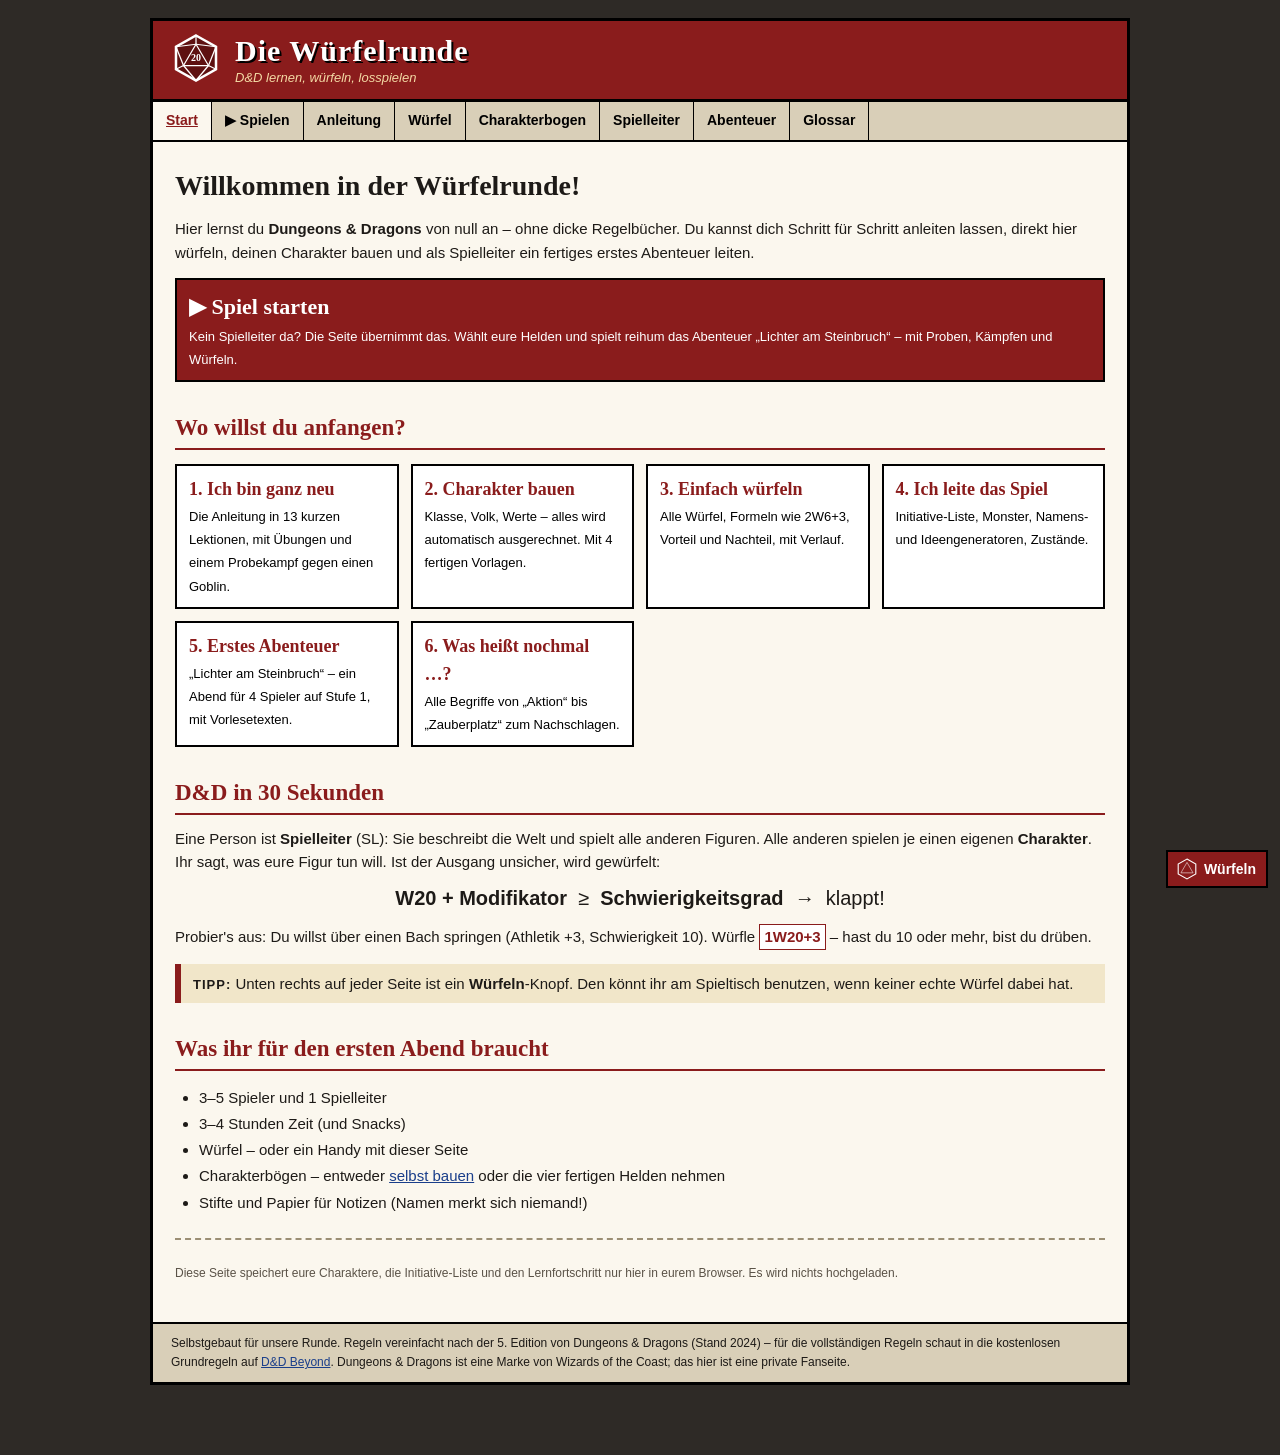
<file: index.html>
<!DOCTYPE html>
<html lang="de">
<head>
<meta charset="utf-8">
<meta name="viewport" content="width=device-width, initial-scale=1">
<title>Start – Die Würfelrunde</title>
<meta name="description" content="D&amp;D lernen, würfeln und losspielen – selbstgebaute Anleitung für Einsteiger.">
<link rel="icon" href="data:image/svg+xml,%3Csvg xmlns='http://www.w3.org/2000/svg' viewBox='0 0 40 40'%3E%3Cpolygon points='20,2 36,11 36,29 20,38 4,29 4,11' fill='%238a1c1c' stroke='%23000' stroke-width='2'/%3E%3Ctext x='20' y='25' text-anchor='middle' font-family='Georgia' font-size='13' font-weight='bold' fill='%23fff'%3E20%3C/text%3E%3C/svg%3E">
<link rel="stylesheet" href="css/stil.css">
</head>
<body>
<div class="seite">
  <header class="kopf">
    <a href="index.html" title="Zur Startseite"><svg width="50" height="50" viewBox="0 0 40 40" aria-hidden="true">
      <polygon points="20,2 36,11 36,29 20,38 4,29 4,11" fill="#5e1010" stroke="#fff" stroke-width="2"/>
      <g fill="none" stroke="#fff" stroke-width="1">
        <polygon points="20,9 30,26 10,26"/>
        <line x1="20" y1="2" x2="20" y2="9"/><line x1="36" y1="11" x2="20" y2="9"/><line x1="4" y1="11" x2="20" y2="9"/>
        <line x1="36" y1="11" x2="30" y2="26"/><line x1="36" y1="29" x2="30" y2="26"/><line x1="20" y1="38" x2="30" y2="26"/>
        <line x1="20" y1="38" x2="10" y2="26"/><line x1="4" y1="29" x2="10" y2="26"/><line x1="4" y1="11" x2="10" y2="26"/>
      </g>
      <text x="20" y="22.5" text-anchor="middle" font-family="Georgia,serif" font-size="8" font-weight="bold" fill="#fff">20</text>
    </svg></a>
    <div>
      <a href="index.html" class="titel">Die Würfelrunde</a>
      <div class="untertitel">D&amp;D lernen, würfeln, losspielen</div>
    </div>
  </header>
  <nav class="menue">
    <a href="index.html" class="aktiv">Start</a>
    <a href="spiel.html">▶ Spielen</a>
    <a href="anleitung.html">Anleitung</a>
    <a href="wuerfel.html">Würfel</a>
    <a href="charakter.html">Charakterbogen</a>
    <a href="spielleiter.html">Spielleiter</a>
    <a href="abenteuer.html">Abenteuer</a>
    <a href="glossar.html">Glossar</a>
  </nav>
  <main>
    <h1>Willkommen in der Würfelrunde!</h1>
    <p>
      Hier lernst du <b>Dungeons &amp; Dragons</b> von null an – ohne dicke Regelbücher.
      Du kannst dich Schritt für Schritt anleiten lassen, direkt hier würfeln, deinen Charakter bauen
      und als Spielleiter ein fertiges erstes Abenteuer leiten.
    </p>

    <a class="weg" href="spiel.html" style="background:#8a1c1c;color:#fff;margin:14px 0;">
      <b style="color:#fff;font-size:22px;">▶ Spiel starten</b>
      <span>Kein Spielleiter da? Die Seite übernimmt das. Wählt eure Helden und spielt reihum das Abenteuer „Lichter am Steinbruch“ – mit Proben, Kämpfen und Würfeln.</span>
    </a>

    <h2>Wo willst du anfangen?</h2>
    <div class="wege">
      <a class="weg" href="anleitung.html">
        <b>1. Ich bin ganz neu</b>
        <span>Die Anleitung in 13 kurzen Lektionen, mit Übungen und einem Probekampf gegen einen Goblin.</span>
      </a>
      <a class="weg" href="charakter.html">
        <b>2. Charakter bauen</b>
        <span>Klasse, Volk, Werte – alles wird automatisch ausgerechnet. Mit 4 fertigen Vorlagen.</span>
      </a>
      <a class="weg" href="wuerfel.html">
        <b>3. Einfach würfeln</b>
        <span>Alle Würfel, Formeln wie 2W6+3, Vorteil und Nachteil, mit Verlauf.</span>
      </a>
      <a class="weg" href="spielleiter.html">
        <b>4. Ich leite das Spiel</b>
        <span>Initiative-Liste, Monster, Namens- und Ideengeneratoren, Zustände.</span>
      </a>
      <a class="weg" href="abenteuer.html">
        <b>5. Erstes Abenteuer</b>
        <span>„Lichter am Steinbruch“ – ein Abend für 4 Spieler auf Stufe 1, mit Vorlesetexten.</span>
      </a>
      <a class="weg" href="glossar.html">
        <b>6. Was heißt nochmal …?</b>
        <span>Alle Begriffe von „Aktion“ bis „Zauberplatz“ zum Nachschlagen.</span>
      </a>
    </div>

    <h2>D&amp;D in 30 Sekunden</h2>
    <p>
      Eine Person ist <b>Spielleiter</b> (SL): Sie beschreibt die Welt und spielt alle anderen Figuren.
      Alle anderen spielen je einen eigenen <b>Charakter</b>. Ihr sagt, was eure Figur tun will.
      Ist der Ausgang unsicher, wird gewürfelt:
    </p>
    <p class="mitte" style="font-size:20px;">
      <b>W20 + Modifikator</b> &nbsp;≥&nbsp; <b>Schwierigkeitsgrad</b> &nbsp;→&nbsp; klappt!
    </p>
    <p>
      Probier's aus: Du willst über einen Bach springen (Athletik +3, Schwierigkeit 10).
      Würfle <span class="w">1W20+3</span> – hast du 10 oder mehr, bist du drüben.
    </p>
    <div class="tipp">
      <b>Tipp:</b> Unten rechts auf jeder Seite ist ein <b>Würfeln</b>-Knopf. Den könnt ihr am Spieltisch benutzen,
      wenn keiner echte Würfel dabei hat.
    </div>

    <h2>Was ihr für den ersten Abend braucht</h2>
    <ul>
      <li>3–5 Spieler und 1 Spielleiter</li>
      <li>3–4 Stunden Zeit (und Snacks)</li>
      <li>Würfel – oder ein Handy mit dieser Seite</li>
      <li>Charakterbögen – entweder <a href="charakter.html">selbst bauen</a> oder die vier fertigen Helden nehmen</li>
      <li>Stifte und Papier für Notizen (Namen merkt sich niemand!)</li>
    </ul>

    <hr>
    <p class="klein">
      Diese Seite speichert eure Charaktere, die Initiative-Liste und den Lernfortschritt nur hier in eurem Browser.
      Es wird nichts hochgeladen.
    </p>
  </main>
  <footer class="fuss">
    Selbstgebaut für unsere Runde. Regeln vereinfacht nach der 5. Edition von Dungeons &amp; Dragons (Stand 2024) –
    für die vollständigen Regeln schaut in die kostenlosen Grundregeln auf <a href="https://www.dndbeyond.com/">D&amp;D Beyond</a>.
    Dungeons &amp; Dragons ist eine Marke von Wizards of the Coast; das hier ist eine private Fanseite.
  </footer>
</div>
<script src="js/gemeinsam.js"></script>
</body>
</html>
</file>
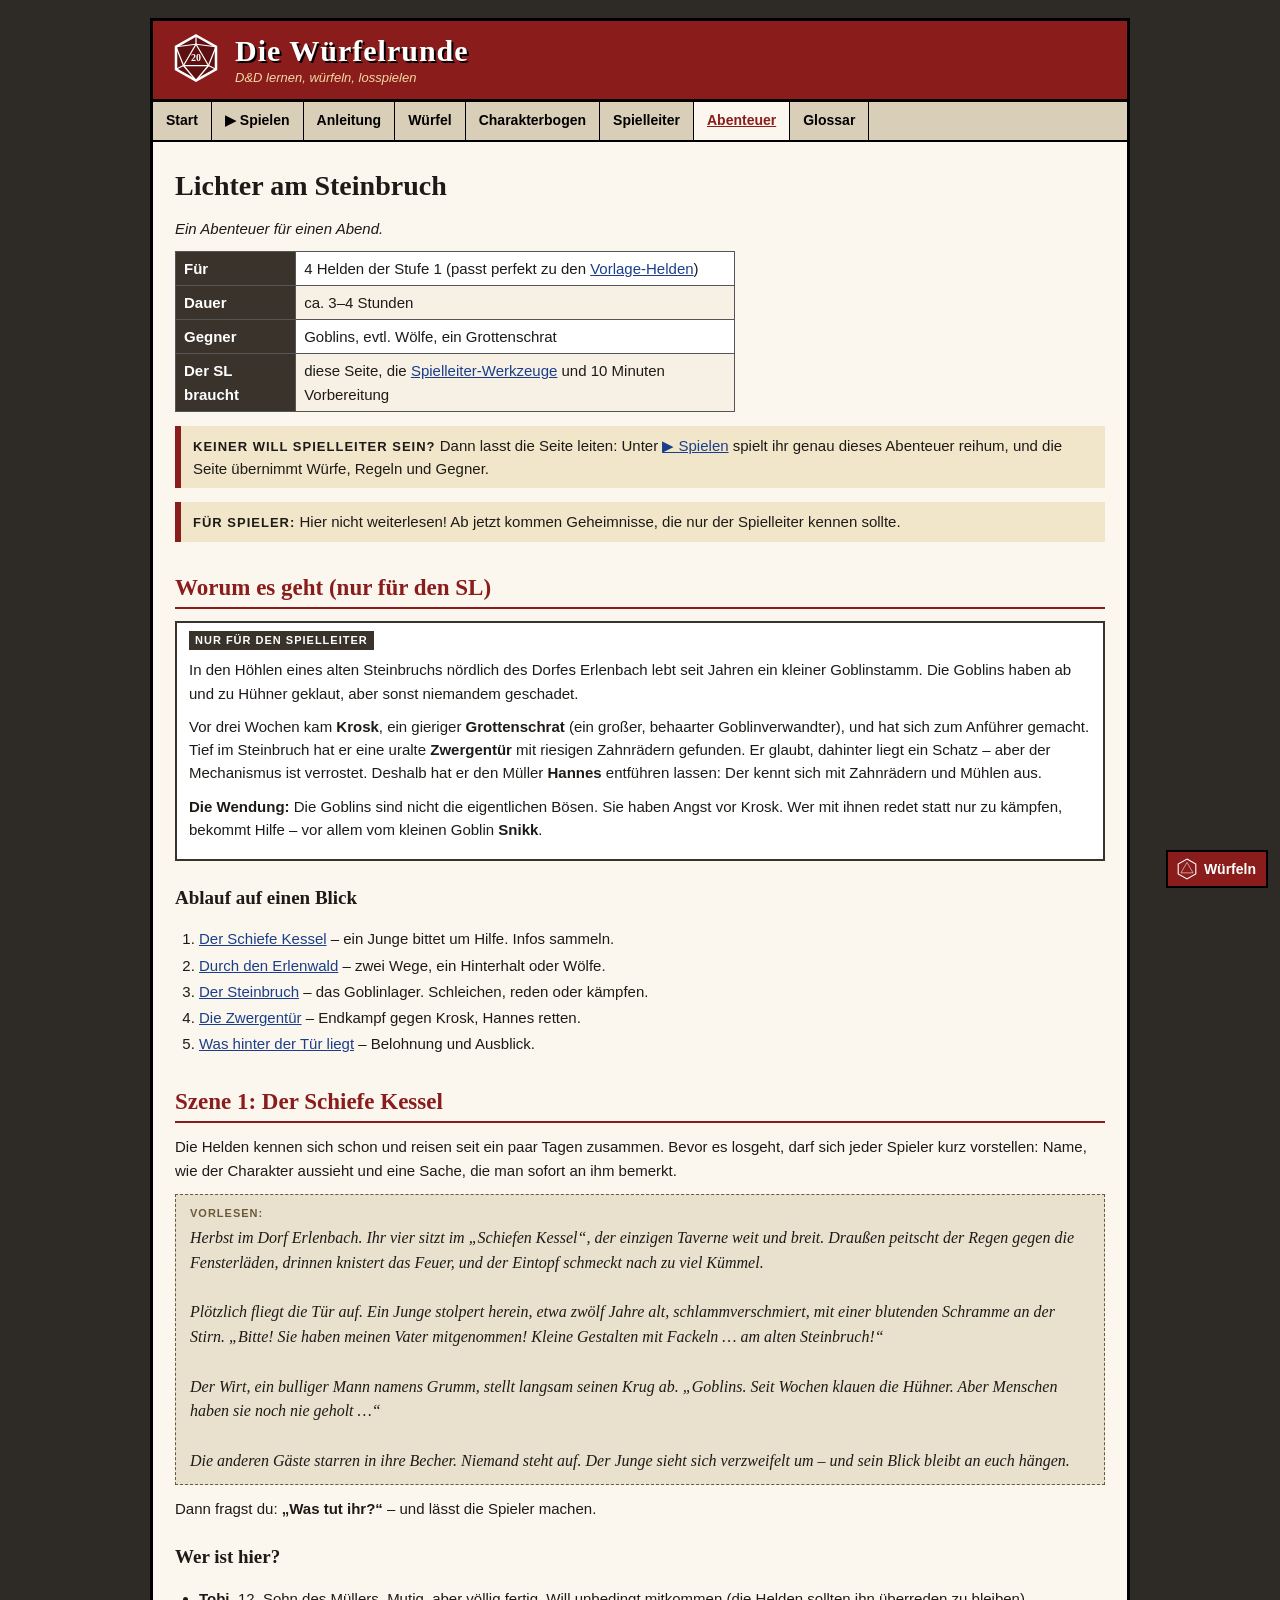
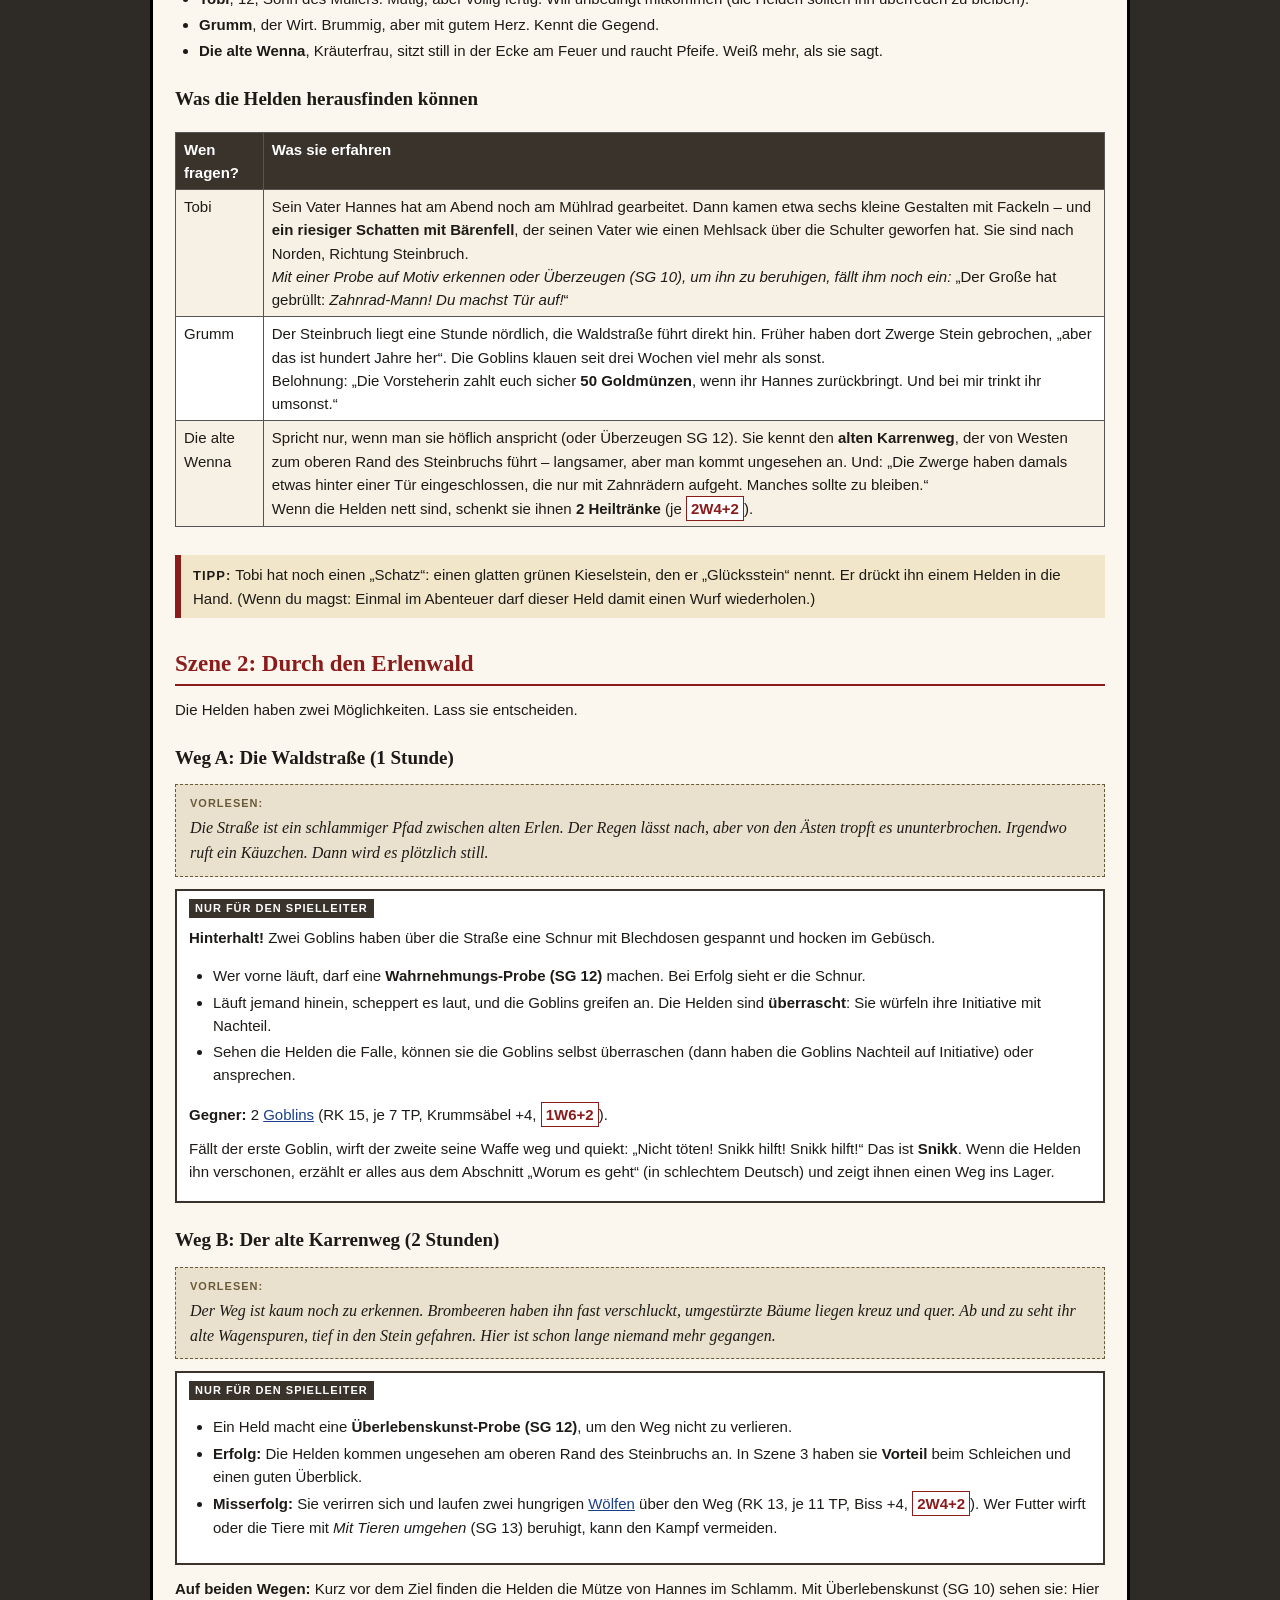
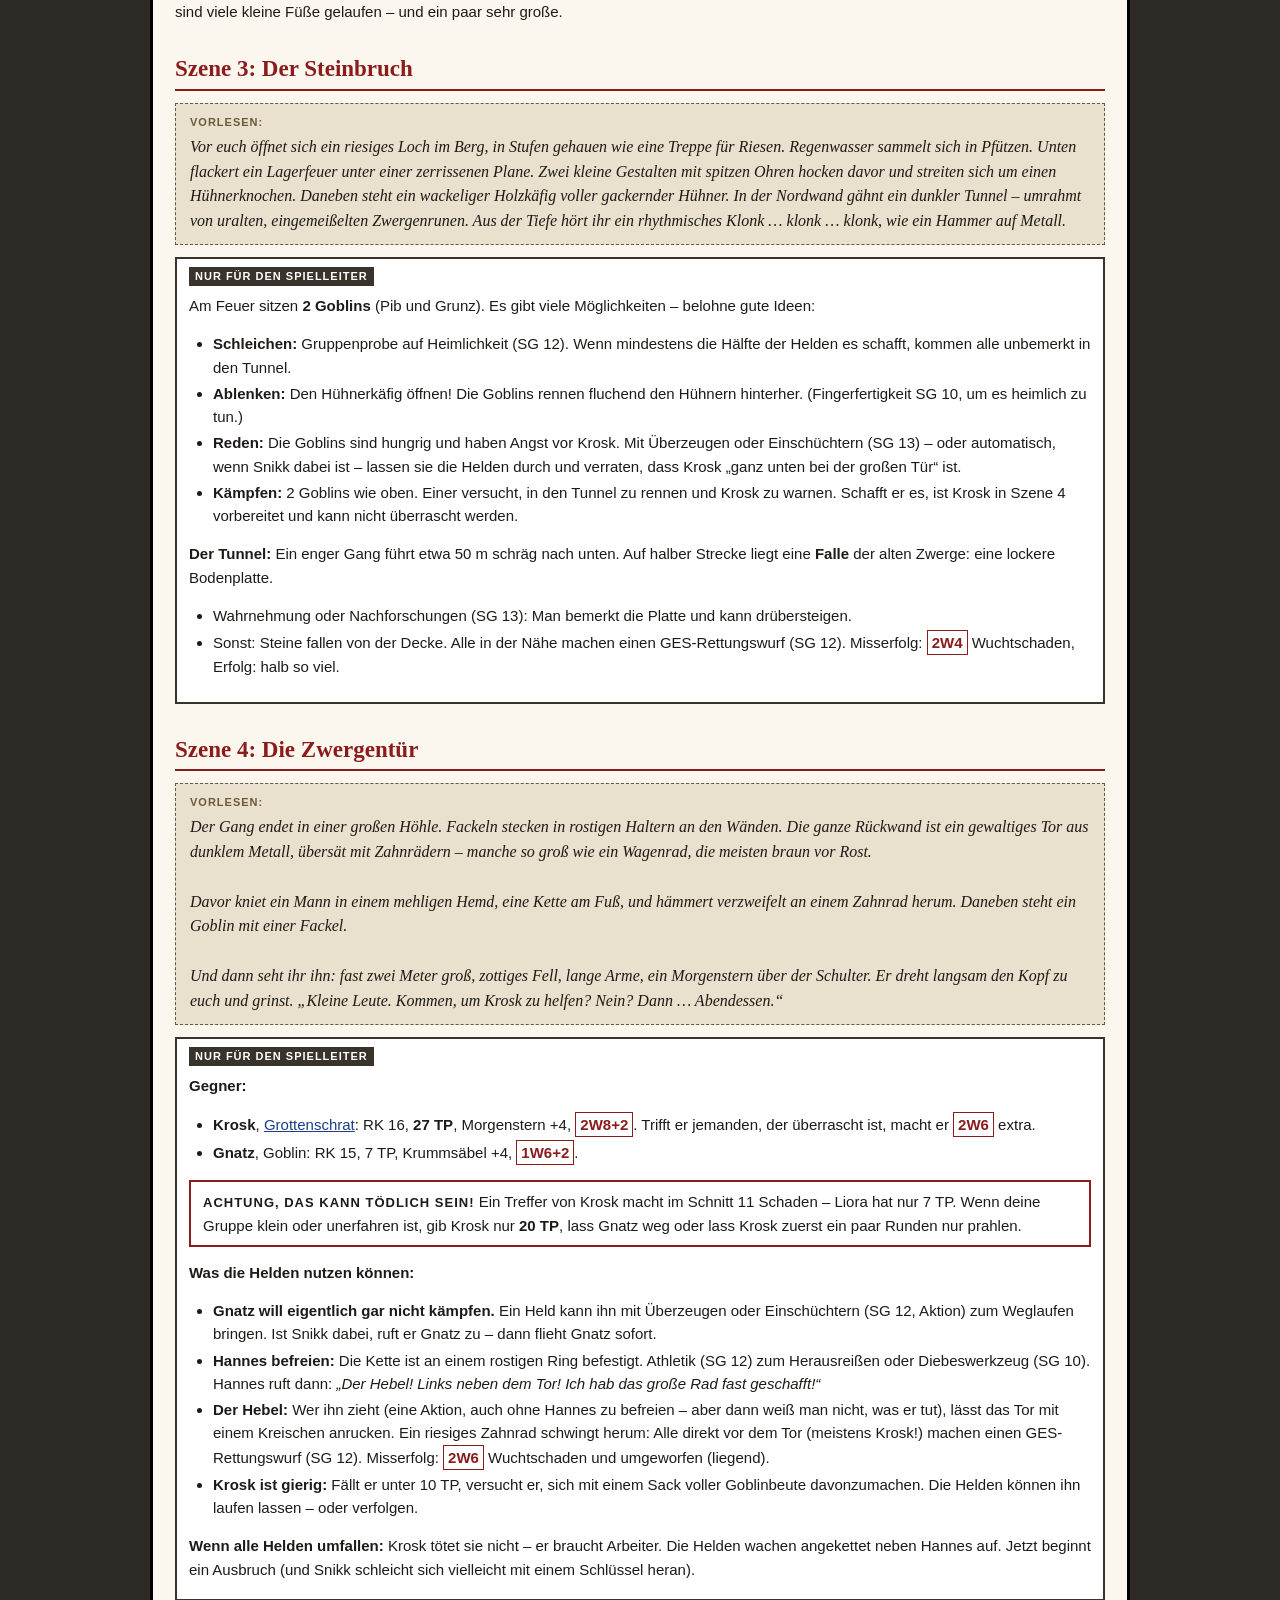
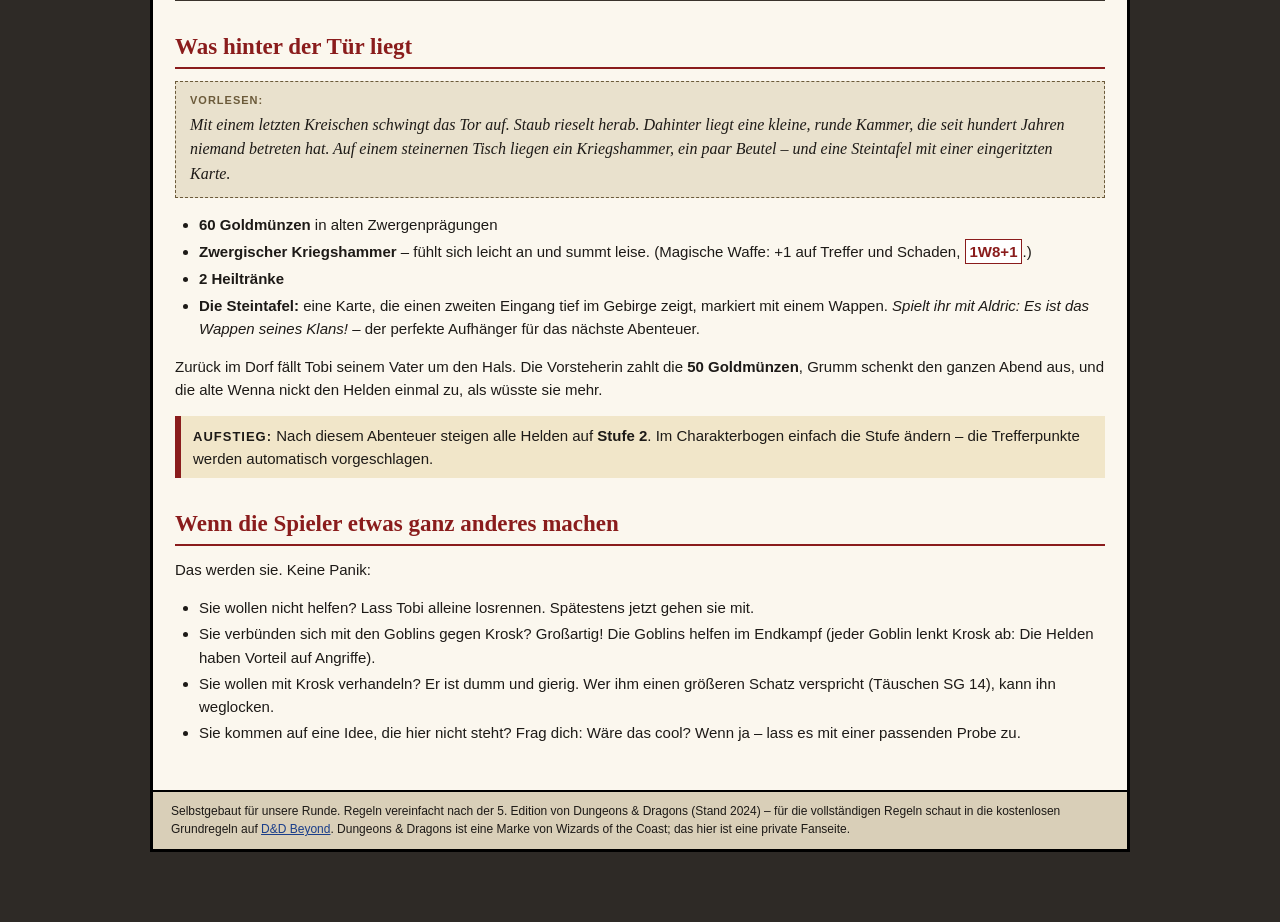
<file: abenteuer.html>
<!DOCTYPE html>
<html lang="de">
<head>
<meta charset="utf-8">
<meta name="viewport" content="width=device-width, initial-scale=1">
<title>Abenteuer – Die Würfelrunde</title>
<meta name="description" content="Lichter am Steinbruch – ein fertiges D&amp;D-Einstiegsabenteuer für 4 Helden der Stufe 1, mit Vorlesetexten und Hinweisen für den Spielleiter.">
<link rel="icon" href="data:image/svg+xml,%3Csvg xmlns='http://www.w3.org/2000/svg' viewBox='0 0 40 40'%3E%3Cpolygon points='20,2 36,11 36,29 20,38 4,29 4,11' fill='%238a1c1c' stroke='%23000' stroke-width='2'/%3E%3Ctext x='20' y='25' text-anchor='middle' font-family='Georgia' font-size='13' font-weight='bold' fill='%23fff'%3E20%3C/text%3E%3C/svg%3E">
<link rel="stylesheet" href="css/stil.css">
</head>
<body>
<div class="seite">
  <header class="kopf">
    <a href="index.html" title="Zur Startseite"><svg width="50" height="50" viewBox="0 0 40 40" aria-hidden="true">
      <polygon points="20,2 36,11 36,29 20,38 4,29 4,11" fill="#5e1010" stroke="#fff" stroke-width="2"/>
      <g fill="none" stroke="#fff" stroke-width="1">
        <polygon points="20,9 30,26 10,26"/>
        <line x1="20" y1="2" x2="20" y2="9"/><line x1="36" y1="11" x2="20" y2="9"/><line x1="4" y1="11" x2="20" y2="9"/>
        <line x1="36" y1="11" x2="30" y2="26"/><line x1="36" y1="29" x2="30" y2="26"/><line x1="20" y1="38" x2="30" y2="26"/>
        <line x1="20" y1="38" x2="10" y2="26"/><line x1="4" y1="29" x2="10" y2="26"/><line x1="4" y1="11" x2="10" y2="26"/>
      </g>
      <text x="20" y="22.5" text-anchor="middle" font-family="Georgia,serif" font-size="8" font-weight="bold" fill="#fff">20</text>
    </svg></a>
    <div>
      <a href="index.html" class="titel">Die Würfelrunde</a>
      <div class="untertitel">D&amp;D lernen, würfeln, losspielen</div>
    </div>
  </header>
  <nav class="menue">
    <a href="index.html">Start</a>
    <a href="spiel.html">▶ Spielen</a>
    <a href="anleitung.html">Anleitung</a>
    <a href="wuerfel.html">Würfel</a>
    <a href="charakter.html">Charakterbogen</a>
    <a href="spielleiter.html">Spielleiter</a>
    <a href="abenteuer.html" class="aktiv">Abenteuer</a>
    <a href="glossar.html">Glossar</a>
  </nav>
  <main>
    <h1>Lichter am Steinbruch</h1>
    <p><i>Ein Abenteuer für einen Abend.</i></p>
    <table style="max-width:560px;">
      <tr><th>Für</th><td>4 Helden der Stufe 1 (passt perfekt zu den <a href="charakter.html">Vorlage-Helden</a>)</td></tr>
      <tr><th>Dauer</th><td>ca. 3–4 Stunden</td></tr>
      <tr><th>Gegner</th><td>Goblins, evtl. Wölfe, ein Grottenschrat</td></tr>
      <tr><th>Der SL braucht</th><td>diese Seite, die <a href="spielleiter.html">Spielleiter-Werkzeuge</a> und 10 Minuten Vorbereitung</td></tr>
    </table>

    <div class="tipp"><b>Keiner will Spielleiter sein?</b> Dann lasst die Seite leiten: Unter <a href="spiel.html">▶ Spielen</a> spielt ihr genau dieses Abenteuer reihum, und die Seite übernimmt Würfe, Regeln und Gegner.</div>
    <div class="tipp"><b>Für Spieler:</b> Hier nicht weiterlesen! Ab jetzt kommen Geheimnisse, die nur der Spielleiter kennen sollte.</div>

    <h2>Worum es geht (nur für den SL)</h2>
    <div class="sl-info">
      <p>
        In den Höhlen eines alten Steinbruchs nördlich des Dorfes Erlenbach lebt seit Jahren ein kleiner Goblinstamm.
        Die Goblins haben ab und zu Hühner geklaut, aber sonst niemandem geschadet.
      </p>
      <p>
        Vor drei Wochen kam <b>Krosk</b>, ein gieriger <b>Grottenschrat</b> (ein großer, behaarter Goblinverwandter), und hat sich zum Anführer gemacht.
        Tief im Steinbruch hat er eine uralte <b>Zwergentür</b> mit riesigen Zahnrädern gefunden. Er glaubt, dahinter liegt ein Schatz –
        aber der Mechanismus ist verrostet. Deshalb hat er den Müller <b>Hannes</b> entführen lassen: Der kennt sich mit Zahnrädern und Mühlen aus.
      </p>
      <p>
        <b>Die Wendung:</b> Die Goblins sind nicht die eigentlichen Bösen. Sie haben Angst vor Krosk. Wer mit ihnen redet statt nur zu kämpfen,
        bekommt Hilfe – vor allem vom kleinen Goblin <b>Snikk</b>.
      </p>
    </div>

    <h3>Ablauf auf einen Blick</h3>
    <ol>
      <li><a href="#szene1">Der Schiefe Kessel</a> – ein Junge bittet um Hilfe. Infos sammeln.</li>
      <li><a href="#szene2">Durch den Erlenwald</a> – zwei Wege, ein Hinterhalt oder Wölfe.</li>
      <li><a href="#szene3">Der Steinbruch</a> – das Goblinlager. Schleichen, reden oder kämpfen.</li>
      <li><a href="#szene4">Die Zwergentür</a> – Endkampf gegen Krosk, Hannes retten.</li>
      <li><a href="#ende">Was hinter der Tür liegt</a> – Belohnung und Ausblick.</li>
    </ol>

    <!-- ================================================= -->
    <h2 id="szene1">Szene 1: Der Schiefe Kessel</h2>
    <p>Die Helden kennen sich schon und reisen seit ein paar Tagen zusammen. Bevor es losgeht, darf sich jeder Spieler kurz vorstellen: Name, wie der Charakter aussieht und eine Sache, die man sofort an ihm bemerkt.</p>
    <div class="vorlesen">
      Herbst im Dorf Erlenbach. Ihr vier sitzt im „Schiefen Kessel“, der einzigen Taverne weit und breit. Draußen peitscht der Regen
      gegen die Fensterläden, drinnen knistert das Feuer, und der Eintopf schmeckt nach zu viel Kümmel.<br><br>
      Plötzlich fliegt die Tür auf. Ein Junge stolpert herein, etwa zwölf Jahre alt, schlammverschmiert, mit einer blutenden Schramme an der Stirn.
      „Bitte! Sie haben meinen Vater mitgenommen! Kleine Gestalten mit Fackeln … am alten Steinbruch!“<br><br>
      Der Wirt, ein bulliger Mann namens Grumm, stellt langsam seinen Krug ab. „Goblins. Seit Wochen klauen die Hühner. Aber Menschen haben sie noch nie geholt …“<br><br>
      Die anderen Gäste starren in ihre Becher. Niemand steht auf. Der Junge sieht sich verzweifelt um – und sein Blick bleibt an euch hängen.
    </div>
    <p>Dann fragst du: <b>„Was tut ihr?“</b> – und lässt die Spieler machen.</p>

    <h3>Wer ist hier?</h3>
    <ul>
      <li><b>Tobi</b>, 12, Sohn des Müllers. Mutig, aber völlig fertig. Will unbedingt mitkommen (die Helden sollten ihn überreden zu bleiben).</li>
      <li><b>Grumm</b>, der Wirt. Brummig, aber mit gutem Herz. Kennt die Gegend.</li>
      <li><b>Die alte Wenna</b>, Kräuterfrau, sitzt still in der Ecke am Feuer und raucht Pfeife. Weiß mehr, als sie sagt.</li>
    </ul>

    <h3>Was die Helden herausfinden können</h3>
    <div class="tabelle-wrap">
    <table>
      <tr><th>Wen fragen?</th><th>Was sie erfahren</th></tr>
      <tr>
        <td>Tobi</td>
        <td>
          Sein Vater Hannes hat am Abend noch am Mühlrad gearbeitet. Dann kamen etwa sechs kleine Gestalten mit Fackeln – und
          <b>ein riesiger Schatten mit Bärenfell</b>, der seinen Vater wie einen Mehlsack über die Schulter geworfen hat. Sie sind nach Norden, Richtung Steinbruch.<br>
          <i>Mit einer Probe auf Motiv erkennen oder Überzeugen (SG 10), um ihn zu beruhigen, fällt ihm noch ein:</i>
          „Der Große hat gebrüllt: <i>Zahnrad-Mann! Du machst Tür auf!</i>“
        </td>
      </tr>
      <tr>
        <td>Grumm</td>
        <td>
          Der Steinbruch liegt eine Stunde nördlich, die Waldstraße führt direkt hin. Früher haben dort Zwerge Stein gebrochen,
          „aber das ist hundert Jahre her“. Die Goblins klauen seit drei Wochen viel mehr als sonst.<br>
          Belohnung: „Die Vorsteherin zahlt euch sicher <b>50 Goldmünzen</b>, wenn ihr Hannes zurückbringt. Und bei mir trinkt ihr umsonst.“
        </td>
      </tr>
      <tr>
        <td>Die alte Wenna</td>
        <td>
          Spricht nur, wenn man sie höflich anspricht (oder Überzeugen SG 12). Sie kennt den <b>alten Karrenweg</b>, der von Westen zum oberen Rand des Steinbruchs führt –
          langsamer, aber man kommt ungesehen an. Und: „Die Zwerge haben damals etwas hinter einer Tür eingeschlossen, die nur mit Zahnrädern aufgeht. Manches sollte zu bleiben.“<br>
          Wenn die Helden nett sind, schenkt sie ihnen <b>2 Heiltränke</b> (je <span class="w">2W4+2</span>).
        </td>
      </tr>
    </table>
    </div>
    <div class="tipp"><b>Tipp:</b> Tobi hat noch einen „Schatz“: einen glatten grünen Kieselstein, den er „Glücksstein“ nennt. Er drückt ihn einem Helden in die Hand. (Wenn du magst: Einmal im Abenteuer darf dieser Held damit einen Wurf wiederholen.)</div>

    <!-- ================================================= -->
    <h2 id="szene2">Szene 2: Durch den Erlenwald</h2>
    <p>Die Helden haben zwei Möglichkeiten. Lass sie entscheiden.</p>

    <h3>Weg A: Die Waldstraße (1 Stunde)</h3>
    <div class="vorlesen">
      Die Straße ist ein schlammiger Pfad zwischen alten Erlen. Der Regen lässt nach, aber von den Ästen tropft es ununterbrochen.
      Irgendwo ruft ein Käuzchen. Dann wird es plötzlich still.
    </div>
    <div class="sl-info">
      <p><b>Hinterhalt!</b> Zwei Goblins haben über die Straße eine Schnur mit Blechdosen gespannt und hocken im Gebüsch.</p>
      <ul>
        <li>Wer vorne läuft, darf eine <b>Wahrnehmungs-Probe (SG 12)</b> machen. Bei Erfolg sieht er die Schnur.</li>
        <li>Läuft jemand hinein, scheppert es laut, und die Goblins greifen an. Die Helden sind <b>überrascht</b>: Sie würfeln ihre Initiative mit Nachteil.</li>
        <li>Sehen die Helden die Falle, können sie die Goblins selbst überraschen (dann haben die Goblins Nachteil auf Initiative) oder ansprechen.</li>
      </ul>
      <p><b>Gegner:</b> 2 <a href="spielleiter.html#monster">Goblins</a> (RK 15, je 7 TP, Krummsäbel +4, <span class="w">1W6+2</span>).</p>
      <p>Fällt der erste Goblin, wirft der zweite seine Waffe weg und quiekt: „Nicht töten! Snikk hilft! Snikk hilft!“ Das ist <b>Snikk</b>. Wenn die Helden ihn verschonen, erzählt er alles aus dem Abschnitt „Worum es geht“ (in schlechtem Deutsch) und zeigt ihnen einen Weg ins Lager.</p>
    </div>

    <h3>Weg B: Der alte Karrenweg (2 Stunden)</h3>
    <div class="vorlesen">
      Der Weg ist kaum noch zu erkennen. Brombeeren haben ihn fast verschluckt, umgestürzte Bäume liegen kreuz und quer.
      Ab und zu seht ihr alte Wagenspuren, tief in den Stein gefahren. Hier ist schon lange niemand mehr gegangen.
    </div>
    <div class="sl-info">
      <ul>
        <li>Ein Held macht eine <b>Überlebenskunst-Probe (SG 12)</b>, um den Weg nicht zu verlieren.</li>
        <li><b>Erfolg:</b> Die Helden kommen ungesehen am oberen Rand des Steinbruchs an. In Szene 3 haben sie <b>Vorteil</b> beim Schleichen und einen guten Überblick.</li>
        <li><b>Misserfolg:</b> Sie verirren sich und laufen zwei hungrigen <a href="spielleiter.html#monster">Wölfen</a> über den Weg (RK 13, je 11 TP, Biss +4, <span class="w">2W4+2</span>). Wer Futter wirft oder die Tiere mit <i>Mit Tieren umgehen</i> (SG 13) beruhigt, kann den Kampf vermeiden.</li>
      </ul>
    </div>
    <p><b>Auf beiden Wegen:</b> Kurz vor dem Ziel finden die Helden die Mütze von Hannes im Schlamm. Mit Überlebenskunst (SG 10) sehen sie: Hier sind viele kleine Füße gelaufen – und ein paar sehr große.</p>

    <!-- ================================================= -->
    <h2 id="szene3">Szene 3: Der Steinbruch</h2>
    <div class="vorlesen">
      Vor euch öffnet sich ein riesiges Loch im Berg, in Stufen gehauen wie eine Treppe für Riesen. Regenwasser sammelt sich in Pfützen.
      Unten flackert ein Lagerfeuer unter einer zerrissenen Plane. Zwei kleine Gestalten mit spitzen Ohren hocken davor und streiten sich um einen Hühnerknochen.
      Daneben steht ein wackeliger Holzkäfig voller gackernder Hühner. In der Nordwand gähnt ein dunkler Tunnel – umrahmt von uralten, eingemeißelten Zwergenrunen.
      Aus der Tiefe hört ihr ein rhythmisches <i>Klonk … klonk … klonk</i>, wie ein Hammer auf Metall.
    </div>
    <div class="sl-info">
      <p>Am Feuer sitzen <b>2 Goblins</b> (Pib und Grunz). Es gibt viele Möglichkeiten – belohne gute Ideen:</p>
      <ul>
        <li><b>Schleichen:</b> Gruppenprobe auf Heimlichkeit (SG 12). Wenn mindestens die Hälfte der Helden es schafft, kommen alle unbemerkt in den Tunnel.</li>
        <li><b>Ablenken:</b> Den Hühnerkäfig öffnen! Die Goblins rennen fluchend den Hühnern hinterher. (Fingerfertigkeit SG 10, um es heimlich zu tun.)</li>
        <li><b>Reden:</b> Die Goblins sind hungrig und haben Angst vor Krosk. Mit Überzeugen oder Einschüchtern (SG 13) – oder automatisch, wenn Snikk dabei ist – lassen sie die Helden durch und verraten, dass Krosk „ganz unten bei der großen Tür“ ist.</li>
        <li><b>Kämpfen:</b> 2 Goblins wie oben. Einer versucht, in den Tunnel zu rennen und Krosk zu warnen. Schafft er es, ist Krosk in Szene 4 vorbereitet und kann nicht überrascht werden.</li>
      </ul>
      <p><b>Der Tunnel:</b> Ein enger Gang führt etwa 50 m schräg nach unten. Auf halber Strecke liegt eine <b>Falle</b> der alten Zwerge: eine lockere Bodenplatte.</p>
      <ul>
        <li>Wahrnehmung oder Nachforschungen (SG 13): Man bemerkt die Platte und kann drübersteigen.</li>
        <li>Sonst: Steine fallen von der Decke. Alle in der Nähe machen einen GES-Rettungswurf (SG 12). Misserfolg: <span class="w">2W4</span> Wuchtschaden, Erfolg: halb so viel.</li>
      </ul>
    </div>

    <!-- ================================================= -->
    <h2 id="szene4">Szene 4: Die Zwergentür</h2>
    <div class="vorlesen">
      Der Gang endet in einer großen Höhle. Fackeln stecken in rostigen Haltern an den Wänden. Die ganze Rückwand ist ein gewaltiges Tor aus dunklem Metall,
      übersät mit Zahnrädern – manche so groß wie ein Wagenrad, die meisten braun vor Rost.<br><br>
      Davor kniet ein Mann in einem mehligen Hemd, eine Kette am Fuß, und hämmert verzweifelt an einem Zahnrad herum. Daneben steht ein Goblin mit einer Fackel.<br><br>
      Und dann seht ihr <i>ihn</i>: fast zwei Meter groß, zottiges Fell, lange Arme, ein Morgenstern über der Schulter. Er dreht langsam den Kopf zu euch und grinst.
      „Kleine Leute. Kommen, um Krosk zu helfen? Nein? Dann … Abendessen.“
    </div>
    <div class="sl-info">
      <p><b>Gegner:</b></p>
      <ul>
        <li><b>Krosk</b>, <a href="spielleiter.html#monster">Grottenschrat</a>: RK 16, <b>27 TP</b>, Morgenstern +4, <span class="w">2W8+2</span>. Trifft er jemanden, der überrascht ist, macht er <span class="w">2W6</span> extra.</li>
        <li><b>Gnatz</b>, Goblin: RK 15, 7 TP, Krummsäbel +4, <span class="w">1W6+2</span>.</li>
      </ul>
      <div class="achtung"><b>Achtung, das kann tödlich sein!</b> Ein Treffer von Krosk macht im Schnitt 11 Schaden – Liora hat nur 7 TP. Wenn deine Gruppe klein oder unerfahren ist, gib Krosk nur <b>20 TP</b>, lass Gnatz weg oder lass Krosk zuerst ein paar Runden nur prahlen.</div>
      <p><b>Was die Helden nutzen können:</b></p>
      <ul>
        <li><b>Gnatz will eigentlich gar nicht kämpfen.</b> Ein Held kann ihn mit Überzeugen oder Einschüchtern (SG 12, Aktion) zum Weglaufen bringen. Ist Snikk dabei, ruft er Gnatz zu – dann flieht Gnatz sofort.</li>
        <li><b>Hannes befreien:</b> Die Kette ist an einem rostigen Ring befestigt. Athletik (SG 12) zum Herausreißen oder Diebeswerkzeug (SG 10). Hannes ruft dann: <i>„Der Hebel! Links neben dem Tor! Ich hab das große Rad fast geschafft!“</i></li>
        <li><b>Der Hebel:</b> Wer ihn zieht (eine Aktion, auch ohne Hannes zu befreien – aber dann weiß man nicht, was er tut), lässt das Tor mit einem Kreischen anrucken. Ein riesiges Zahnrad schwingt herum: Alle direkt vor dem Tor (meistens Krosk!) machen einen GES-Rettungswurf (SG 12). Misserfolg: <span class="w">2W6</span> Wuchtschaden und umgeworfen (liegend).</li>
        <li><b>Krosk ist gierig:</b> Fällt er unter 10 TP, versucht er, sich mit einem Sack voller Goblinbeute davonzumachen. Die Helden können ihn laufen lassen – oder verfolgen.</li>
      </ul>
      <p><b>Wenn alle Helden umfallen:</b> Krosk tötet sie nicht – er braucht Arbeiter. Die Helden wachen angekettet neben Hannes auf. Jetzt beginnt ein Ausbruch (und Snikk schleicht sich vielleicht mit einem Schlüssel heran).</p>
    </div>

    <!-- ================================================= -->
    <h2 id="ende">Was hinter der Tür liegt</h2>
    <div class="vorlesen">
      Mit einem letzten Kreischen schwingt das Tor auf. Staub rieselt herab. Dahinter liegt eine kleine, runde Kammer, die seit hundert Jahren niemand betreten hat.
      Auf einem steinernen Tisch liegen ein Kriegshammer, ein paar Beutel – und eine Steintafel mit einer eingeritzten Karte.
    </div>
    <ul>
      <li><b>60 Goldmünzen</b> in alten Zwergenprägungen</li>
      <li><b>Zwergischer Kriegshammer</b> – fühlt sich leicht an und summt leise. (Magische Waffe: +1 auf Treffer und Schaden, <span class="w">1W8+1</span>.)</li>
      <li><b>2 Heiltränke</b></li>
      <li><b>Die Steintafel:</b> eine Karte, die einen zweiten Eingang tief im Gebirge zeigt, markiert mit einem Wappen. <i>Spielt ihr mit Aldric: Es ist das Wappen seines Klans!</i> – der perfekte Aufhänger für das nächste Abenteuer.</li>
    </ul>
    <p>Zurück im Dorf fällt Tobi seinem Vater um den Hals. Die Vorsteherin zahlt die <b>50 Goldmünzen</b>, Grumm schenkt den ganzen Abend aus, und die alte Wenna nickt den Helden einmal zu, als wüsste sie mehr.</p>
    <div class="tipp"><b>Aufstieg:</b> Nach diesem Abenteuer steigen alle Helden auf <b>Stufe 2</b>. Im Charakterbogen einfach die Stufe ändern – die Trefferpunkte werden automatisch vorgeschlagen.</div>

    <h2>Wenn die Spieler etwas ganz anderes machen</h2>
    <p>Das werden sie. Keine Panik:</p>
    <ul>
      <li>Sie wollen nicht helfen? Lass Tobi alleine losrennen. Spätestens jetzt gehen sie mit.</li>
      <li>Sie verbünden sich mit den Goblins gegen Krosk? Großartig! Die Goblins helfen im Endkampf (jeder Goblin lenkt Krosk ab: Die Helden haben Vorteil auf Angriffe).</li>
      <li>Sie wollen mit Krosk verhandeln? Er ist dumm und gierig. Wer ihm einen größeren Schatz verspricht (Täuschen SG 14), kann ihn weglocken.</li>
      <li>Sie kommen auf eine Idee, die hier nicht steht? Frag dich: Wäre das cool? Wenn ja – lass es mit einer passenden Probe zu.</li>
    </ul>
  </main>
  <footer class="fuss">
    Selbstgebaut für unsere Runde. Regeln vereinfacht nach der 5. Edition von Dungeons &amp; Dragons (Stand 2024) –
    für die vollständigen Regeln schaut in die kostenlosen Grundregeln auf <a href="https://www.dndbeyond.com/">D&amp;D Beyond</a>.
    Dungeons &amp; Dragons ist eine Marke von Wizards of the Coast; das hier ist eine private Fanseite.
  </footer>
</div>
<script src="js/gemeinsam.js"></script>
</body>
</html>
</file>
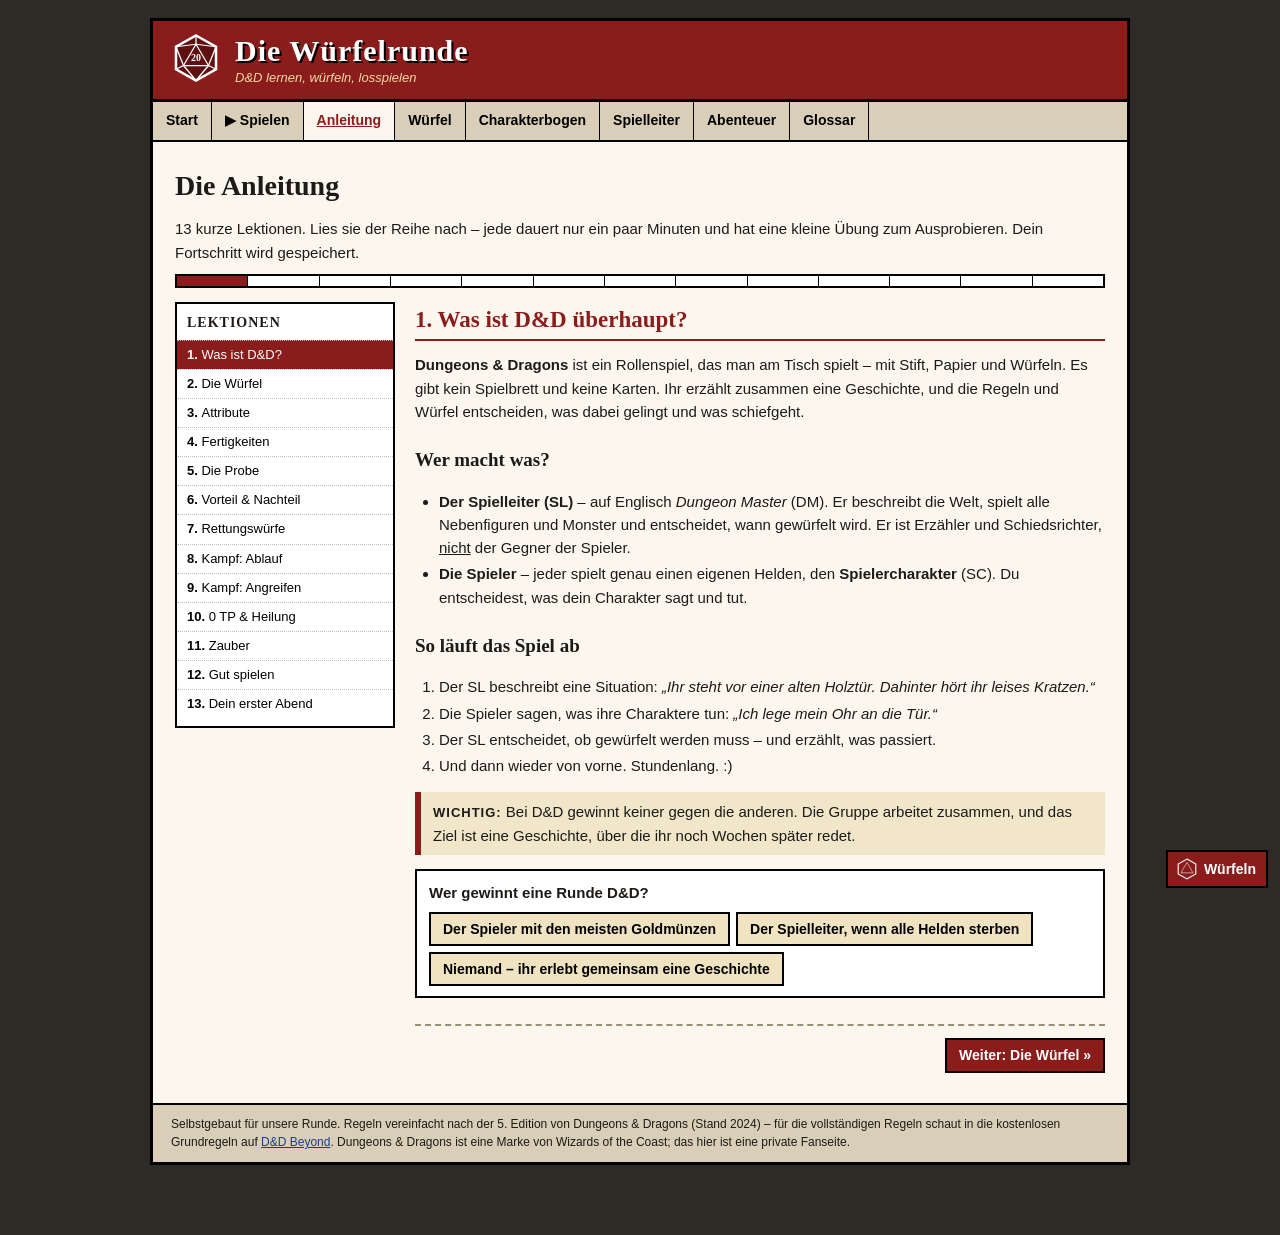
<file: anleitung.html>
<!DOCTYPE html>
<html lang="de">
<head>
<meta charset="utf-8">
<meta name="viewport" content="width=device-width, initial-scale=1">
<title>Anleitung – Die Würfelrunde</title>
<meta name="description" content="D&amp;D Schritt für Schritt lernen: 13 kurze Lektionen mit Übungen, Würfeln und einem Probekampf.">
<link rel="icon" href="data:image/svg+xml,%3Csvg xmlns='http://www.w3.org/2000/svg' viewBox='0 0 40 40'%3E%3Cpolygon points='20,2 36,11 36,29 20,38 4,29 4,11' fill='%238a1c1c' stroke='%23000' stroke-width='2'/%3E%3Ctext x='20' y='25' text-anchor='middle' font-family='Georgia' font-size='13' font-weight='bold' fill='%23fff'%3E20%3C/text%3E%3C/svg%3E">
<link rel="stylesheet" href="css/stil.css">
</head>
<body>
<div class="seite">
  <header class="kopf">
    <a href="index.html" title="Zur Startseite"><svg width="50" height="50" viewBox="0 0 40 40" aria-hidden="true">
      <polygon points="20,2 36,11 36,29 20,38 4,29 4,11" fill="#5e1010" stroke="#fff" stroke-width="2"/>
      <g fill="none" stroke="#fff" stroke-width="1">
        <polygon points="20,9 30,26 10,26"/>
        <line x1="20" y1="2" x2="20" y2="9"/><line x1="36" y1="11" x2="20" y2="9"/><line x1="4" y1="11" x2="20" y2="9"/>
        <line x1="36" y1="11" x2="30" y2="26"/><line x1="36" y1="29" x2="30" y2="26"/><line x1="20" y1="38" x2="30" y2="26"/>
        <line x1="20" y1="38" x2="10" y2="26"/><line x1="4" y1="29" x2="10" y2="26"/><line x1="4" y1="11" x2="10" y2="26"/>
      </g>
      <text x="20" y="22.5" text-anchor="middle" font-family="Georgia,serif" font-size="8" font-weight="bold" fill="#fff">20</text>
    </svg></a>
    <div>
      <a href="index.html" class="titel">Die Würfelrunde</a>
      <div class="untertitel">D&amp;D lernen, würfeln, losspielen</div>
    </div>
  </header>
  <nav class="menue">
    <a href="index.html">Start</a>
    <a href="spiel.html">▶ Spielen</a>
    <a href="anleitung.html" class="aktiv">Anleitung</a>
    <a href="wuerfel.html">Würfel</a>
    <a href="charakter.html">Charakterbogen</a>
    <a href="spielleiter.html">Spielleiter</a>
    <a href="abenteuer.html">Abenteuer</a>
    <a href="glossar.html">Glossar</a>
  </nav>
  <main>
    <h1>Die Anleitung</h1>
    <p>13 kurze Lektionen. Lies sie der Reihe nach – jede dauert nur ein paar Minuten und hat eine kleine Übung zum Ausprobieren. Dein Fortschritt wird gespeichert.</p>
    <div class="fortschritt" id="fortschritt" aria-hidden="true"></div>

    <div class="anleitung-layout">
      <nav class="inhalt-liste" id="inhalt-liste">
        <h4>Lektionen</h4>
        <ol></ol>
      </nav>

      <div id="lektionen">

        <!-- ===================== 1 ===================== -->
        <section class="lektion" id="l-1" data-titel="Was ist D&amp;D?">
          <h2>1. Was ist D&amp;D überhaupt?</h2>
          <p>
            <b>Dungeons &amp; Dragons</b> ist ein Rollenspiel, das man am Tisch spielt – mit Stift, Papier und Würfeln.
            Es gibt kein Spielbrett und keine Karten. Ihr erzählt zusammen eine Geschichte, und die Regeln und Würfel
            entscheiden, was dabei gelingt und was schiefgeht.
          </p>
          <h3>Wer macht was?</h3>
          <ul>
            <li><b>Der Spielleiter (SL)</b> – auf Englisch <i>Dungeon Master</i> (DM). Er beschreibt die Welt, spielt alle Nebenfiguren und Monster und entscheidet, wann gewürfelt wird. Er ist Erzähler und Schiedsrichter, <u>nicht</u> der Gegner der Spieler.</li>
            <li><b>Die Spieler</b> – jeder spielt genau einen eigenen Helden, den <b>Spielercharakter</b> (SC). Du entscheidest, was dein Charakter sagt und tut.</li>
          </ul>
          <h3>So läuft das Spiel ab</h3>
          <ol>
            <li>Der SL beschreibt eine Situation: <i>„Ihr steht vor einer alten Holztür. Dahinter hört ihr leises Kratzen.“</i></li>
            <li>Die Spieler sagen, was ihre Charaktere tun: <i>„Ich lege mein Ohr an die Tür.“</i></li>
            <li>Der SL entscheidet, ob gewürfelt werden muss – und erzählt, was passiert.</li>
            <li>Und dann wieder von vorne. Stundenlang. :)</li>
          </ol>
          <div class="tipp"><b>Wichtig:</b> Bei D&amp;D gewinnt keiner gegen die anderen. Die Gruppe arbeitet zusammen, und das Ziel ist eine Geschichte, über die ihr noch Wochen später redet.</div>

          <div class="frage" data-auto>
            <p class="f">Wer gewinnt eine Runde D&amp;D?</p>
            <div class="antworten">
              <button type="button">Der Spieler mit den meisten Goldmünzen</button>
              <button type="button">Der Spielleiter, wenn alle Helden sterben</button>
              <button type="button" data-ok>Niemand – ihr erlebt gemeinsam eine Geschichte</button>
            </div>
            <p class="erkl">Genau. Der SL ist kein Gegner. Wenn alle Spaß hatten, habt ihr alles richtig gemacht.</p>
          </div>
        </section>

        <!-- ===================== 2 ===================== -->
        <section class="lektion" id="l-2" data-titel="Die Würfel">
          <h2>2. Die Würfel</h2>
          <p>D&amp;D benutzt sieben verschiedene Würfel. Man schreibt sie mit <b>W</b> und der Zahl ihrer Seiten (auf Englisch mit <b>d</b> für <i>die</i>):</p>
          <div id="wuerfel-galerie" class="wuerfelreihe"></div>
          <div class="tabelle-wrap">
          <table>
            <tr><th>Würfel</th><th>Wofür man ihn meistens braucht</th></tr>
            <tr><td><b>W20</b></td><td>Der wichtigste! Für alle Proben, Angriffe und Rettungswürfe – also immer, wenn es heißt: <i>Klappt das?</i></td></tr>
            <tr><td>W4</td><td>Schaden von Dolchen, kleine Heilzauber</td></tr>
            <tr><td>W6</td><td>Kurzschwert, Kurzbogen, Feuerball (8W6!)</td></tr>
            <tr><td>W8</td><td>Langschwert, Heilzauber</td></tr>
            <tr><td>W10</td><td>Schwere Waffen, Feuerpfeil</td></tr>
            <tr><td>W12</td><td>Große Zweihandaxt, Trefferpunkte des Barbaren</td></tr>
            <tr><td>W%</td><td>Zwei W10 (Zehner und Einer) für Zahlen von 1 bis 100 – selten, z.&nbsp;B. für Zufallstabellen</td></tr>
          </table>
          </div>
          <h3>Die Schreibweise</h3>
          <p><b>2W6+3</b> heißt: Wirf zwei sechsseitige Würfel, zähle sie zusammen und rechne 3 dazu. Klick auf die roten Kästchen, um es auszuprobieren:</p>
          <ul>
            <li><span class="w">1W20</span> – einmal den Zwanziger</li>
            <li><span class="w">2W6+3</span> – zwei Sechser plus 3</li>
            <li><span class="w">1W8+2</span> – Langschwert-Schaden mit Stärke +2</li>
            <li><span class="w">8W6</span> – ein Feuerball. Autsch.</li>
          </ul>
          <div class="tipp"><b>Merksatz:</b> Der <b>W20</b> entscheidet, <i>ob</i> etwas klappt. Die anderen Würfel entscheiden, <i>wie viel</i> – also wie viel Schaden oder Heilung.</div>

          <div class="frage" data-auto>
            <p class="f">Der SL sagt: „Du nimmst 3W8 Schaden.“ Was machst du?</p>
            <div class="antworten">
              <button type="button">Einen W8 werfen und mal 3 nehmen</button>
              <button type="button" data-ok>Drei W8 werfen und zusammenzählen</button>
              <button type="button">Einen W3 und einen W8 werfen</button>
            </div>
            <p class="erkl">Richtig ist: drei Achter werfen und addieren. Mal nehmen geht theoretisch auch, aber dann kommen viel öfter Extremwerte raus.</p>
          </div>
        </section>

        <!-- ===================== 3 ===================== -->
        <section class="lektion" id="l-3" data-titel="Attribute">
          <h2>3. Attribute &amp; Modifikatoren</h2>
          <p>Jeder Charakter hat sechs <b>Attribute</b>. Sie beschreiben, wie stark, geschickt, klug usw. er ist.</p>
          <div class="tabelle-wrap">
          <table>
            <tr><th>Attribut</th><th>Kürzel</th><th>Steht für</th></tr>
            <tr><td>Stärke</td><td>STÄ</td><td>Kraft, Heben, Klettern, Nahkampf</td></tr>
            <tr><td>Geschicklichkeit</td><td>GES</td><td>Reflexe, Schleichen, Fernkampf, Ausweichen</td></tr>
            <tr><td>Konstitution</td><td>KON</td><td>Ausdauer, Trefferpunkte, Gift aushalten</td></tr>
            <tr><td>Intelligenz</td><td>INT</td><td>Wissen, Logik, sich erinnern</td></tr>
            <tr><td>Weisheit</td><td>WEI</td><td>Wahrnehmung, Bauchgefühl, Menschenkenntnis</td></tr>
            <tr><td>Charisma</td><td>CHA</td><td>Ausstrahlung, Reden, Willenskraft</td></tr>
          </table>
          </div>
          <p>Jedes Attribut hat einen <b>Wert</b> (meistens zwischen 8 und 16, ein normaler Mensch hat 10) und daraus einen <b>Modifikator</b>. Im Spiel benutzt du fast nur den Modifikator!</p>
          <div class="tabelle-wrap">
          <table class="mitte">
            <tr><th>Wert</th><td>1</td><td>2–3</td><td>4–5</td><td>6–7</td><td>8–9</td><td>10–11</td><td>12–13</td><td>14–15</td><td>16–17</td><td>18–19</td><td>20</td></tr>
            <tr><th>Mod.</th><td>−5</td><td>−4</td><td>−3</td><td>−2</td><td>−1</td><td>+0</td><td>+1</td><td>+2</td><td>+3</td><td>+4</td><td>+5</td></tr>
          </table>
          </div>
          <p><b>Formel:</b> (Wert − 10) ÷ 2, abrunden. Beispiel: Stärke 16 → (16 − 10) ÷ 2 = <b>+3</b>. Stärke 9 → (9 − 10) ÷ 2 = −0,5 → abgerundet <b>−1</b>.</p>

          <fieldset id="mod-trainer">
            <legend>Übung: Modifikator-Trainer</legend>
            <p class="aufgabe" style="font-size:18px;"></p>
            <div class="antworten zeile"></div>
            <p class="rueckmeldung" style="font-weight:bold;min-height:1.5em;"></p>
            <div class="zeile"><button type="button" class="weiter-knopf">Nächste Aufgabe</button> <span class="punkte klein"></span></div>
          </fieldset>
        </section>

        <!-- ===================== 4 ===================== -->
        <section class="lektion" id="l-4" data-titel="Fertigkeiten">
          <h2>4. Fertigkeiten &amp; Übungsbonus</h2>
          <p>Es gibt 18 <b>Fertigkeiten</b>. Jede gehört zu einem Attribut. Wenn du z.&nbsp;B. klettern willst, ist das <i>Athletik</i>, und Athletik gehört zu Stärke.</p>
          <div class="tabelle-wrap">
          <table>
            <tr><th>Attribut</th><th>Fertigkeiten</th></tr>
            <tr><td>Stärke</td><td>Athletik</td></tr>
            <tr><td>Geschicklichkeit</td><td>Akrobatik, Fingerfertigkeit, Heimlichkeit</td></tr>
            <tr><td>Konstitution</td><td><i>keine</i> – dafür bestimmt sie deine Trefferpunkte</td></tr>
            <tr><td>Intelligenz</td><td>Arkane Kunde, Geschichte, Nachforschungen, Naturkunde, Religion</td></tr>
            <tr><td>Weisheit</td><td>Heilkunde, Mit Tieren umgehen, Motiv erkennen, Überlebenskunst, Wahrnehmung</td></tr>
            <tr><td>Charisma</td><td>Auftreten, Einschüchtern, Täuschen, Überzeugen</td></tr>
          </table>
          </div>
          <h3>Geübt oder nicht geübt?</h3>
          <p>
            Durch deine Klasse und deine Herkunft bist du in einigen Fertigkeiten <b>geübt</b>.
            Dann darfst du deinen <b>Übungsbonus</b> dazurechnen. Der ist am Anfang <b>+2</b> und wächst mit der Stufe
            (+3 ab Stufe 5, +4 ab Stufe 9, +5 ab Stufe 13, +6 ab Stufe 17).
          </p>
          <ul>
            <li><b>Geübt:</b> Attribut-Modifikator + Übungsbonus</li>
            <li><b>Nicht geübt:</b> nur der Attribut-Modifikator</li>
          </ul>
          <p><b>Beispiel:</b> Brena hat Stärke 16 (+3) und ist in Athletik geübt (+2). Ihr Athletik-Bonus ist also <b>+5</b>. In Heimlichkeit ist sie nicht geübt, da hat sie nur ihren GES-Modifikator <b>+1</b>.</p>
          <div class="tipp"><b>Gut zu wissen:</b> Schurken und Barden können <b>Expertise</b> bekommen – dann zählt der Übungsbonus doppelt. Deshalb hat der Halbling Fips in Heimlichkeit +7 (GES +3, plus 2 × 2).</div>

          <fieldset id="fert-trainer">
            <legend>Übung: Welches Attribut gehört dazu?</legend>
            <p class="aufgabe" style="font-size:18px;"></p>
            <div class="antworten zeile"></div>
            <p class="rueckmeldung" style="font-weight:bold;min-height:1.5em;"></p>
            <div class="zeile"><button type="button" class="weiter-knopf">Nächste Fertigkeit</button> <span class="punkte klein"></span></div>
          </fieldset>
        </section>

        <!-- ===================== 5 ===================== -->
        <section class="lektion" id="l-5" data-titel="Die Probe">
          <h2>5. Die Probe: W20 + Modifikator gegen SG</h2>
          <p>Das ist die wichtigste Regel des ganzen Spiels. Wenn du etwas versuchst, das schiefgehen kann:</p>
          <ol>
            <li>Du beschreibst, was dein Charakter tut.</li>
            <li>Der SL überlegt: Ist das unsicher? Wenn nicht, klappt es einfach (Tür öffnen) oder ist unmöglich (zum Mond springen).</li>
            <li>Der SL sagt, welche Fertigkeit passt, und legt einen <b>Schwierigkeitsgrad (SG)</b> fest – meistens heimlich.</li>
            <li>Du würfelst <b>W20 + deinen Bonus</b>.</li>
            <li>Ist das Ergebnis <b>gleich oder höher</b> als der SG: geschafft!</li>
          </ol>
          <div class="tabelle-wrap">
          <table>
            <tr><th>SG</th><th>Wie schwer?</th><th>Beispiel</th></tr>
            <tr><td>5</td><td>sehr leicht</td><td>über einen Zaun steigen</td></tr>
            <tr><td>10</td><td>leicht</td><td>über einen Bach springen</td></tr>
            <tr><td>15</td><td>mittel</td><td>nasse Mauer hochklettern</td></tr>
            <tr><td>20</td><td>schwer</td><td>sich an einem Drachen vorbeischleichen</td></tr>
            <tr><td>25</td><td>sehr schwer</td><td>über eine 6 m breite Schlucht springen</td></tr>
            <tr><td>30</td><td>fast unmöglich</td><td>einen König überzeugen, dir sein Reich zu schenken</td></tr>
          </table>
          </div>

          <fieldset id="proben-sim">
            <legend>Übung: Proben-Simulator</legend>
            <p>Such dir einen Helden und eine Situation aus. Der SL hat den Schwierigkeitsgrad schon heimlich festgelegt …</p>
            <div class="zeile">
              <label>Held: <select class="held"></select></label>
              <label>Situation: <select class="situation"></select></label>
            </div>
            <div class="zeile">
              <button type="button" class="dunkel wurf-knopf">Probe würfeln</button>
            </div>
            <div class="log ausgabe"><p class="info">Noch nicht gewürfelt.</p></div>
          </fieldset>

          <div class="frage" data-auto>
            <p class="f">Du hast Heimlichkeit +4 und würfelst eine 9. Der SG ist 13. Was passiert?</p>
            <div class="antworten">
              <button type="button" data-ok>Geschafft – 13 reicht genau</button>
              <button type="button">Knapp gescheitert</button>
              <button type="button">Kommt drauf an, was der SL will</button>
            </div>
            <p class="erkl">9 + 4 = 13. Gleich dem SG reicht schon – „Gleichstand gewinnt“.</p>
          </div>
        </section>

        <!-- ===================== 6 ===================== -->
        <section class="lektion" id="l-6" data-titel="Vorteil &amp; Nachteil">
          <h2>6. Vorteil &amp; Nachteil</h2>
          <p>Manchmal sind die Umstände besonders gut oder schlecht. Dann rechnet man keine Zahlen dazu, sondern würfelt einfach zweimal:</p>
          <ul>
            <li><b>Vorteil:</b> Wirf zwei W20 und nimm den <b>höheren</b>.</li>
            <li><b>Nachteil:</b> Wirf zwei W20 und nimm den <b>niedrigeren</b>.</li>
          </ul>
          <div class="zwei-spalten">
            <div>
              <h4>Vorteil bekommst du z.&nbsp;B., wenn …</h4>
              <ul>
                <li>dir ein Freund hilft (Aktion „Helfen“)</li>
                <li>der Gegner dich nicht sehen kann</li>
                <li>der Gegner am Boden liegt (im Nahkampf)</li>
                <li>du einen richtig guten Plan hast</li>
              </ul>
            </div>
            <div>
              <h4>Nachteil bekommst du z.&nbsp;B., wenn …</h4>
              <ul>
                <li>du im Dunkeln etwas suchst</li>
                <li>du vergiftet oder verängstigt bist</li>
                <li>du mit dem Bogen auf einen Gegner direkt neben dir schießt</li>
                <li>du gefesselt bist</li>
              </ul>
            </div>
          </div>
          <div class="tipp"><b>Zwei Regeln:</b> Mehrmals Vorteil zählt nicht doppelt – es bleibt bei zwei Würfeln. Und hast du gleichzeitig Vorteil <u>und</u> Nachteil, heben sie sich auf: Du würfelst ganz normal.</div>

          <fieldset id="vorteil-demo">
            <legend>Übung: Probier's aus</legend>
            <div class="zeile">
              <button type="button" data-modus="">Normal</button>
              <button type="button" data-modus="v">Mit Vorteil</button>
              <button type="button" data-modus="n">Mit Nachteil</button>
            </div>
            <div class="wuerfel-anzeige zeile" style="min-height:70px;"></div>
            <p class="ausgabe" style="font-weight:bold;"></p>
            <hr>
            <p>Wie viel bringt Vorteil eigentlich? Lass den Computer jeweils 1000-mal würfeln:</p>
            <button type="button" class="statistik-knopf">1000× würfeln</button>
            <div class="statistik"></div>
          </fieldset>
        </section>

        <!-- ===================== 7 ===================== -->
        <section class="lektion" id="l-7" data-titel="Rettungswürfe">
          <h2>7. Rettungswürfe</h2>
          <p>
            Eine <b>Probe</b> machst du, wenn <i>du</i> etwas versuchst. Einen <b>Rettungswurf</b> machst du, wenn
            <i>dir</i> etwas passiert und du dich dagegen wehrst: eine Falle schnappt zu, ein Gift wirkt, ein Zauber trifft dich.
          </p>
          <p>Der SL sagt dann z.&nbsp;B.: <i>„Mach einen Geschicklichkeits-Rettungswurf, SG 13.“</i> Du würfelst W20 + deinen GES-Modifikator. Jede Klasse ist in zwei Rettungswürfen geübt – dort kommt der Übungsbonus dazu.</p>
          <div class="tabelle-wrap">
          <table>
            <tr><th>Rettungswurf</th><th>Typisch gegen …</th></tr>
            <tr><td>Stärke</td><td>umgestoßen, weggedrückt oder festgehalten werden</td></tr>
            <tr><td>Geschicklichkeit</td><td>Feuerball, Fallen, herabstürzende Steine – alles, dem man ausweichen kann</td></tr>
            <tr><td>Konstitution</td><td>Gift, Krankheit, Kälte; Konzentration auf einen Zauber halten</td></tr>
            <tr><td>Intelligenz</td><td>Illusionen, Angriffe auf den Verstand</td></tr>
            <tr><td>Weisheit</td><td>Bezauberung, Angst, Gedankenkontrolle</td></tr>
            <tr><td>Charisma</td><td>Besessenheit, Verbannung in eine andere Welt</td></tr>
          </table>
          </div>
          <div class="frage" data-auto>
            <p class="f">Ein riesiger Felsbrocken rollt durch den Gang auf dich zu. Was würfelst du?</p>
            <div class="antworten">
              <button type="button">Eine Athletik-Probe</button>
              <button type="button" data-ok>Einen GES-Rettungswurf</button>
              <button type="button">Einen KON-Rettungswurf</button>
            </div>
            <p class="erkl">Dir passiert etwas, und du willst ausweichen – also ein Geschicklichkeits-Rettungswurf. (Wenn du den Felsen aktiv aufhalten wolltest, wäre es eine Athletik-Probe – viel Glück!)</p>
          </div>
        </section>

        <!-- ===================== 8 ===================== -->
        <section class="lektion" id="l-8" data-titel="Kampf: Ablauf">
          <h2>8. Kampf, Teil 1: Wer ist wann dran?</h2>
          <h3>Initiative</h3>
          <p>Wenn ein Kampf beginnt, würfeln alle <b>Initiative</b>: W20 + GES-Modifikator. Wer am höchsten würfelt, fängt an, dann geht es der Reihe nach. Wenn alle dran waren, ist eine <b>Runde</b> vorbei (das sind etwa 6 Sekunden in der Spielwelt), und es geht wieder von oben los.</p>
          <h3>Was du in deinem Zug machen darfst</h3>
          <div class="tabelle-wrap">
          <table>
            <tr><th>Was</th><th>Wie oft</th><th>Beispiele</th></tr>
            <tr><td><b>Bewegung</b></td><td>bis zu deiner Bewegungsrate (meist 9 m = 6 Felder)</td><td>Du kannst sie aufteilen: 3 m hin, angreifen, 6 m weg.</td></tr>
            <tr><td><b>Aktion</b></td><td>1×</td><td>angreifen, zaubern, rennen, helfen …</td></tr>
            <tr><td><b>Bonusaktion</b></td><td>1×, aber nur wenn du etwas hast, das eine Bonusaktion ist</td><td>Zweiter Atem, Heilendes Wort, Heiltrank trinken</td></tr>
            <tr><td><b>Reaktion</b></td><td>1× pro Runde, auch im Zug der anderen</td><td>Gelegenheitsangriff, Schild-Zauber</td></tr>
            <tr><td>Kleinkram</td><td>nebenbei</td><td>Tür öffnen, Schwert ziehen, kurz etwas rufen</td></tr>
          </table>
          </div>
          <h3>Die wichtigsten Aktionen</h3>
          <div class="tabelle-wrap">
          <table>
            <tr><th>Aktion</th><th>Was sie macht</th></tr>
            <tr><td>Angriff</td><td>Mit einer Waffe angreifen (siehe nächste Lektion)</td></tr>
            <tr><td>Zaubern</td><td>Einen Zauber wirken oder einen magischen Gegenstand benutzen</td></tr>
            <tr><td>Spurt</td><td>Noch einmal so weit laufen</td></tr>
            <tr><td>Rückzug</td><td>Wegbewegen, ohne dass Gegner einen Gelegenheitsangriff bekommen</td></tr>
            <tr><td>Ausweichen</td><td>Bis zu deinem nächsten Zug haben Angriffe gegen dich Nachteil</td></tr>
            <tr><td>Helfen</td><td>Ein Verbündeter bekommt Vorteil auf seine nächste Probe oder seinen nächsten Angriff</td></tr>
            <tr><td>Verstecken</td><td>Heimlichkeits-Probe, um unsichtbar für die Gegner zu werden</td></tr>
            <tr><td>Suchen</td><td>Wahrnehmungs- oder Nachforschungs-Probe</td></tr>
            <tr><td>Bereithalten</td><td>„Wenn der Ork durch die Tür kommt, schlage ich zu.“</td></tr>
          </table>
          </div>
          <div class="achtung"><b>Gelegenheitsangriff:</b> Wenn du dich aus der Reichweite eines Gegners wegbewegst, darf er dich als Reaktion einmal angreifen. Deshalb gibt es die Aktion „Rückzug“.</div>
          <div class="frage" data-auto>
            <p class="f">Darfst du in einem Zug 3 m laufen, angreifen und dann noch 6 m weiterlaufen?</p>
            <div class="antworten">
              <button type="button" data-ok>Ja</button>
              <button type="button">Nein, erst laufen, dann angreifen, dann Schluss</button>
            </div>
            <p class="erkl">Ja! Die Bewegung darf man aufteilen. Aber Achtung vor dem Gelegenheitsangriff, wenn du vom Gegner wegläufst.</p>
          </div>
        </section>

        <!-- ===================== 9 ===================== -->
        <section class="lektion" id="l-9" data-titel="Kampf: Angreifen">
          <h2>9. Kampf, Teil 2: Angreifen &amp; Schaden</h2>
          <h3>Der Angriffswurf</h3>
          <p>
            Angreifen funktioniert wie eine Probe, nur dass du gegen die <b>Rüstungsklasse (RK)</b> des Gegners würfelst:
            <b>W20 + Angriffsbonus ≥ RK</b> → Treffer.
          </p>
          <ul>
            <li>Der Angriffsbonus ist Attribut-Modifikator + Übungsbonus (steht fertig auf dem Charakterbogen).</li>
            <li>Nahkampf benutzt meistens <b>Stärke</b>, Fernkampf <b>Geschicklichkeit</b>. Leichte Waffen wie Dolch oder Rapier (<i>Finesse</i>) dürfen auch mit GES geführt werden.</li>
            <li>Zauber benutzen dein Zauberattribut (Magier INT, Kleriker WEI …).</li>
          </ul>
          <h3>Schaden</h3>
          <p>Wenn du triffst, würfelst du den Schaden deiner Waffe plus denselben Modifikator. Langschwert mit STÄ +3: <span class="w">1W8+3</span>. Der Gegner verliert so viele <b>Trefferpunkte (TP)</b>.</p>
          <div class="tipp">
            <b>Natürliche 20 und 1:</b> Würfelst du beim Angriff eine echte 20 auf dem Würfel, triffst du immer, und es ist ein <b>kritischer Treffer</b>: Du würfelst die Schadenswürfel doppelt (den Modifikator nur einmal). Aus <span class="w">1W8+3</span> wird <span class="w">2W8+3</span>. Eine natürliche 1 verfehlt immer.
          </div>
          <p class="klein">Offiziell gilt das mit 20 und 1 nur für Angriffe. Viele Gruppen spielen es als Hausregel aber auch bei Proben.</p>

          <fieldset id="mini-kampf">
            <legend>Übung: Dein erster Kampf</legend>
            <p>Ein Goblin springt aus dem Gebüsch! Wähle deinen Helden und kämpfe. Im Protokoll steht bei jedem Wurf, was gerade passiert.</p>
            <div class="zeile">
              <label>Held: <select class="held-wahl">
                <option value="brena">Brena (Kämpferin) – leicht</option>
                <option value="liora">Liora (Magierin) – schwerer</option>
              </select></label>
              <button type="button" class="dunkel start-knopf">Kampf starten</button>
            </div>
            <div class="kampf-felder versteckt">
              <div class="kampf-box held-box"></div>
              <div class="kampf-box gegner-box"></div>
            </div>
            <div class="zeile aktionen versteckt"></div>
            <div class="log kampflog"><p class="info">Wähle einen Helden und drücke „Kampf starten“.</p></div>
          </fieldset>
        </section>

        <!-- ===================== 10 ===================== -->
        <section class="lektion" id="l-10" data-titel="0 TP &amp; Heilung">
          <h2>10. Wenn's eng wird: 0 Trefferpunkte &amp; Heilung</h2>
          <p>Fällt dein Charakter auf <b>0 TP</b>, ist er nicht tot, sondern <b>bewusstlos</b>. Ab jetzt machst du zu Beginn jedes deiner Züge einen <b>Todesrettungswurf</b>:</p>
          <ul>
            <li>W20 ohne Bonus. <b>10 oder mehr</b> = Erfolg, <b>9 oder weniger</b> = Misserfolg.</li>
            <li><b>3 Erfolge</b> → du bist stabil (bleibt bewusstlos, stirbt aber nicht).</li>
            <li><b>3 Misserfolge</b> → dein Charakter stirbt.</li>
            <li><b>Natürliche 20</b> → du wachst sofort mit 1 TP auf! <b>Natürliche 1</b> → zählt als zwei Misserfolge.</li>
            <li>Wirst du bei 0 TP getroffen, ist das ein Misserfolg (ein kritischer Treffer sogar zwei).</li>
          </ul>
          <div class="tipp"><b>Rettung:</b> Jede Heilung weckt dich sofort auf. Ohne Magie kann ein Freund dich mit einer Heilkunde-Probe (SG 10) stabilisieren.</div>

          <fieldset id="todes-sim">
            <legend>Übung: Überlebst du?</legend>
            <p>Du liegst bewusstlos auf dem Boden. Würfle deine Todesrettungswürfe …</p>
            <div class="zeile" style="font-family:'Courier New',monospace;font-size:18px;">
              <span>Erfolge: <b class="erfolge">☐☐☐</b></span>
              <span>Misserfolge: <b class="misserfolge rot">☐☐☐</b></span>
            </div>
            <div class="zeile">
              <button type="button" class="dunkel wurf-knopf">Todesrettungswurf</button>
              <button type="button" class="neu-knopf">Von vorne</button>
            </div>
            <div class="log ausgabe"><p class="info">Dein Zug beginnt …</p></div>
          </fieldset>

          <h3>Rasten</h3>
          <div class="tabelle-wrap">
          <table>
            <tr><th>Rast</th><th>Dauer</th><th>Was passiert</th></tr>
            <tr><td><b>Kurze Rast</b></td><td>1 Stunde</td><td>Du kannst <b>Trefferwürfel</b> ausgeben, um dich zu heilen (Würfel + KON-Mod pro Würfel). Manche Fähigkeiten laden sich auf.</td></tr>
            <tr><td><b>Lange Rast</b></td><td>8 Stunden (höchstens einmal pro Tag)</td><td>Alle TP, alle Zauberplätze und alle Trefferwürfel kommen zurück.</td></tr>
          </table>
          </div>
          <p>Ein normaler <b>Heiltrank</b> heilt <span class="w">2W4+2</span> TP. Ihn zu trinken ist eine Bonusaktion.</p>
        </section>

        <!-- ===================== 11 ===================== -->
        <section class="lektion" id="l-11" data-titel="Zauber">
          <h2>11. Zauber</h2>
          <p>Magier, Kleriker, Druiden, Barden und Co. können zaubern. Die wichtigsten Begriffe:</p>
          <ul>
            <li><b>Zaubertricks</b> kosten nichts – du kannst sie so oft wirken, wie du willst. Beispiele: <i>Feuerpfeil</i>, <i>Heilige Flamme</i>, <i>Licht</i>.</li>
            <li><b>Zauber</b> ab dem 1. Grad kosten einen <b>Zauberplatz</b>. Davon hast du nur wenige (auf Stufe 1 meistens 2). Nach einer langen Rast sind alle wieder da.</li>
            <li><b>Zauberattribut:</b> Magier benutzen INT; Kleriker, Druiden und Waldläufer WEI; Barden, Hexenmeister, Paladine und Zauberer CHA.</li>
          </ul>
          <h3>Wie ein Zauber trifft</h3>
          <p>Es gibt zwei Arten:</p>
          <ol>
            <li><b>Zauberangriff:</b> wie ein Waffenangriff – W20 + Zauberangriffsbonus gegen die RK. Beispiel: Lioras <i>Feuerpfeil</i>, +5 auf Treffer, <span class="w">1W10</span> Feuerschaden.</li>
            <li><b>Rettungswurf des Ziels:</b> Das Ziel muss gegen deinen <b>Zauber-SG</b> würfeln (8 + Übungsbonus + Zaubermodifikator). Beispiel: Aldrics <i>Heilige Flamme</i> – der Goblin muss einen GES-Rettungswurf gegen SG 13 schaffen, sonst nimmt er <span class="w">1W8</span> Schaden.</li>
          </ol>
          <p>Und manche Zauber treffen einfach immer: <i>Magisches Geschoss</i> schießt drei Pfeile mit je <span class="w">1W4+1</span> Schaden.</p>
          <div class="achtung"><b>Konzentration:</b> Manche Zauber halten an, solange du dich konzentrierst (z.&nbsp;B. <i>Segen</i>). Du kannst dich immer nur auf einen Zauber gleichzeitig konzentrieren. Wirst du getroffen, machst du einen KON-Rettungswurf (SG 10 oder halber Schaden, je nachdem, was höher ist) – sonst endet der Zauber.</div>
          <div class="frage" data-auto>
            <p class="f">Liora hat beide Zauberplätze verbraucht. Kann sie trotzdem noch <i>Feuerpfeil</i> wirken?</p>
            <div class="antworten">
              <button type="button" data-ok>Ja</button>
              <button type="button">Nein, erst nach einer langen Rast</button>
            </div>
            <p class="erkl">Ja – Feuerpfeil ist ein Zaubertrick und kostet keinen Zauberplatz.</p>
          </div>
        </section>

        <!-- ===================== 12 ===================== -->
        <section class="lektion" id="l-12" data-titel="Gut spielen">
          <h2>12. So spielt ihr richtig gut</h2>
          <p>Die Regeln sind nur das Werkzeug. Was einen Abend wirklich gut macht:</p>
          <h3>Für Spieler</h3>
          <ul>
            <li><b>Beschreibe, was du tust – nicht welche Regel du willst.</b> Statt „Ich mache einen Athletikwurf“ lieber: „Ich nehme Anlauf, springe auf den Tisch und schwinge mich am Kronleuchter rüber!“ Welcher Wurf nötig ist, sagt der SL.</li>
            <li><b>Kenne deinen Charakter.</b> Was will er? Wovor hat er Angst? Welches Geheimnis hat er? Das bringt mehr als jede Regel.</li>
            <li><b>Spielt miteinander.</b> Lasst jedem mal das Rampenlicht – auch den Leisen. Fragt: „Was macht eigentlich dein Charakter gerade?“</li>
            <li><b>„Ja, und …“</b> statt „Nein“: Greift die Ideen der anderen auf und baut darauf auf.</li>
            <li><b>Scheitern ist gut!</b> Ein verpatzter Wurf sorgt oft für die besten Geschichten.</li>
            <li><b>Überlege dir deinen Zug schon, bevor du dran bist.</b> Dann wird der Kampf nicht zäh.</li>
            <li><b>Mach Notizen.</b> Namen von Figuren und Orten vergisst man sonst sofort.</li>
          </ul>
          <h3>Für den Spielleiter</h3>
          <ul>
            <li>Plane <b>Situationen, nicht Handlungen</b>. Die Spieler machen sowieso etwas anderes als gedacht – und das ist gut so.</li>
            <li>Weißt du eine Regel nicht? <b>Entscheide spontan</b> und schlag sie nach dem Abend nach. Spielfluss ist wichtiger.</li>
            <li>Frag die Spieler: <i>„Wie sieht das aus?“</i> oder <i>„Wie machst du das?“</i> – dann erzählen sie mit.</li>
            <li>Halte eine Liste mit <a href="spielleiter.html#generatoren">Namen</a> bereit, für Figuren, die du nicht geplant hast.</li>
            <li>Mische die drei Säulen von D&amp;D: <b>Kampf, Erkundung und Gespräche</b>.</li>
          </ul>
          <h3>Session Zero – der Abend vor dem ersten Abend</h3>
          <p>Setzt euch vor dem ersten richtigen Spiel kurz zusammen und klärt:</p>
          <ul>
            <li>Welchen <b>Ton</b> wollen wir: eher ernst, eher lustig, gruselig?</li>
            <li>Welche Themen sollen im Spiel <b>nicht</b> vorkommen? (Jeder darf etwas sagen, ohne es zu begründen.)</li>
            <li>Wie oft und wann spielen wir?</li>
            <li>Warum kennen sich unsere Charaktere? Passen sie zusammen?</li>
            <li>Was machen wir, wenn ein Charakter stirbt?</li>
          </ul>
        </section>

        <!-- ===================== 13 ===================== -->
        <section class="lektion" id="l-13" data-titel="Dein erster Abend">
          <h2>13. Geschafft – dein erster Abend</h2>
          <p>Du kennst jetzt alle Grundregeln. Mehr braucht ihr für den Anfang nicht! So geht's weiter:</p>
          <ol>
            <li><b>Charaktere:</b> Baut euch im <a href="charakter.html">Charakterbogen</a> eigene Helden – oder nehmt die vier fertigen (Brena, Fips, Aldric, Liora).</li>
            <li><b>Spielleiter:</b> Der SL liest vorher das Abenteuer <a href="abenteuer.html">„Lichter am Steinbruch“</a> einmal durch.</li>
            <li><b>Am Tisch:</b> Der SL öffnet die <a href="spielleiter.html">Spielleiter-Werkzeuge</a> für die Initiative-Liste und die Monster.</li>
            <li><b>Würfel:</b> Echte Würfel machen mehr Spaß – aber zur Not reicht der Würfeln-Knopf unten rechts.</li>
          </ol>
          <p>Oder ihr startet sofort: Unter <a href="spiel.html"><b>▶ Spielen</b></a> übernimmt die Seite den Spielleiter, und ihr spielt reihum.</p>
          <fieldset>
            <legend>Spickzettel</legend>
            <ul>
              <li><b>Probe:</b> W20 + Bonus ≥ SG</li>
              <li><b>Angriff:</b> W20 + Angriffsbonus ≥ RK, dann Schaden würfeln</li>
              <li><b>Rettungswurf:</b> W20 + Attribut-Mod (+ Übung) ≥ SG</li>
              <li><b>Vorteil/Nachteil:</b> 2 × W20, höheren/niedrigeren nehmen</li>
              <li><b>Dein Zug:</b> Bewegung + 1 Aktion (+ evtl. 1 Bonusaktion), 1 Reaktion pro Runde</li>
              <li><b>Natürliche 20 beim Angriff:</b> kritischer Treffer, Schadenswürfel doppelt</li>
              <li><b>0 TP:</b> bewusstlos, Todesrettungswürfe (10+ ist ein Erfolg)</li>
            </ul>
          </fieldset>
          <p class="mitte" style="font-size:18px;"><b>Viel Spaß – und mögen die Würfel mit euch sein!</b></p>
          <p class="mitte"><button type="button" id="fortschritt-reset" class="klein-k">Fortschritt zurücksetzen</button></p>
        </section>

      </div>
    </div>
  </main>
  <footer class="fuss">
    Selbstgebaut für unsere Runde. Regeln vereinfacht nach der 5. Edition von Dungeons &amp; Dragons (Stand 2024) –
    für die vollständigen Regeln schaut in die kostenlosen Grundregeln auf <a href="https://www.dndbeyond.com/">D&amp;D Beyond</a>.
    Dungeons &amp; Dragons ist eine Marke von Wizards of the Coast; das hier ist eine private Fanseite.
  </footer>
</div>
<script src="js/gemeinsam.js"></script>
<script src="js/daten.js"></script>
<script src="js/anleitung.js"></script>
</body>
</html>
</file>
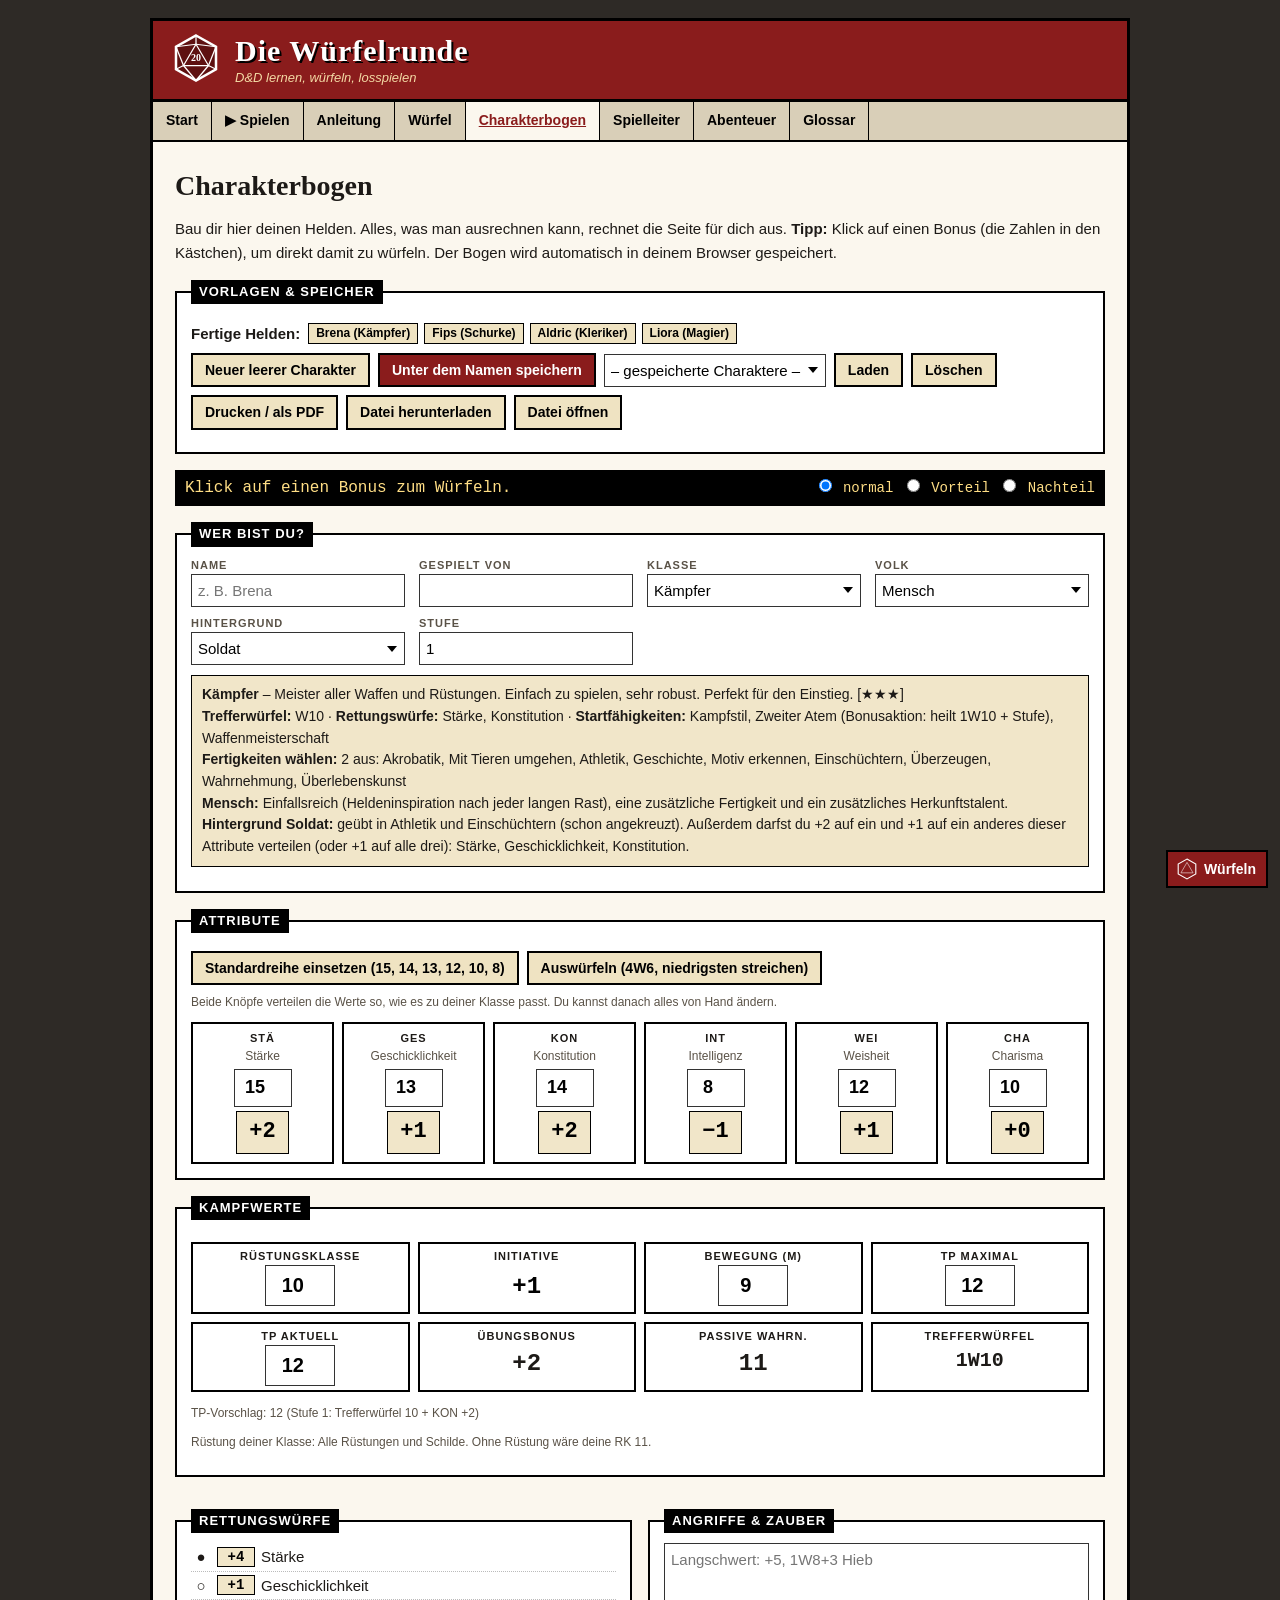
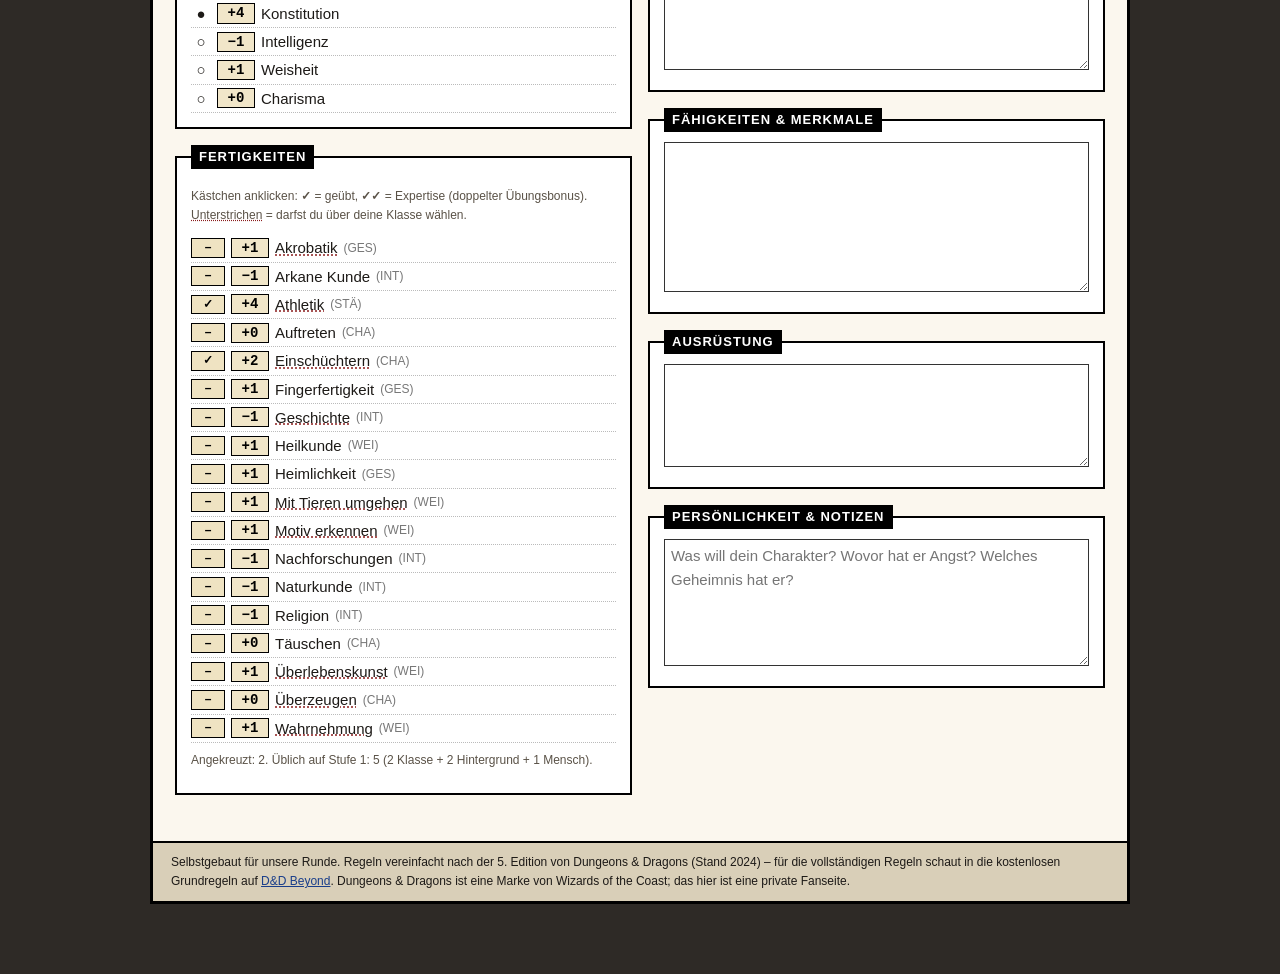
<file: charakter.html>
<!DOCTYPE html>
<html lang="de">
<head>
<meta charset="utf-8">
<meta name="viewport" content="width=device-width, initial-scale=1">
<title>Charakterbogen – Die Würfelrunde</title>
<meta name="description" content="D&amp;D-Charakter bauen: Klasse, Volk, Attribute und Fertigkeiten werden automatisch berechnet. Speichern, drucken, würfeln.">
<link rel="icon" href="data:image/svg+xml,%3Csvg xmlns='http://www.w3.org/2000/svg' viewBox='0 0 40 40'%3E%3Cpolygon points='20,2 36,11 36,29 20,38 4,29 4,11' fill='%238a1c1c' stroke='%23000' stroke-width='2'/%3E%3Ctext x='20' y='25' text-anchor='middle' font-family='Georgia' font-size='13' font-weight='bold' fill='%23fff'%3E20%3C/text%3E%3C/svg%3E">
<link rel="stylesheet" href="css/stil.css">
</head>
<body>
<div class="seite">
  <header class="kopf">
    <a href="index.html" title="Zur Startseite"><svg width="50" height="50" viewBox="0 0 40 40" aria-hidden="true">
      <polygon points="20,2 36,11 36,29 20,38 4,29 4,11" fill="#5e1010" stroke="#fff" stroke-width="2"/>
      <g fill="none" stroke="#fff" stroke-width="1">
        <polygon points="20,9 30,26 10,26"/>
        <line x1="20" y1="2" x2="20" y2="9"/><line x1="36" y1="11" x2="20" y2="9"/><line x1="4" y1="11" x2="20" y2="9"/>
        <line x1="36" y1="11" x2="30" y2="26"/><line x1="36" y1="29" x2="30" y2="26"/><line x1="20" y1="38" x2="30" y2="26"/>
        <line x1="20" y1="38" x2="10" y2="26"/><line x1="4" y1="29" x2="10" y2="26"/><line x1="4" y1="11" x2="10" y2="26"/>
      </g>
      <text x="20" y="22.5" text-anchor="middle" font-family="Georgia,serif" font-size="8" font-weight="bold" fill="#fff">20</text>
    </svg></a>
    <div>
      <a href="index.html" class="titel">Die Würfelrunde</a>
      <div class="untertitel">D&amp;D lernen, würfeln, losspielen</div>
    </div>
  </header>
  <nav class="menue">
    <a href="index.html">Start</a>
    <a href="spiel.html">▶ Spielen</a>
    <a href="anleitung.html">Anleitung</a>
    <a href="wuerfel.html">Würfel</a>
    <a href="charakter.html" class="aktiv">Charakterbogen</a>
    <a href="spielleiter.html">Spielleiter</a>
    <a href="abenteuer.html">Abenteuer</a>
    <a href="glossar.html">Glossar</a>
  </nav>
  <main>
    <h1 class="nicht-drucken">Charakterbogen</h1>
    <p class="nicht-drucken">
      Bau dir hier deinen Helden. Alles, was man ausrechnen kann, rechnet die Seite für dich aus.
      <b>Tipp:</b> Klick auf einen Bonus (die Zahlen in den Kästchen), um direkt damit zu würfeln.
      Der Bogen wird automatisch in deinem Browser gespeichert.
    </p>

    <fieldset class="nicht-drucken">
      <legend>Vorlagen &amp; Speicher</legend>
      <div class="zeile">
        <b>Fertige Helden:</b>
        <span class="vorlagen" id="vorlagen"></span>
      </div>
      <div class="zeile">
        <button type="button" id="neu">Neuer leerer Charakter</button>
        <button type="button" id="speichern" class="dunkel">Unter dem Namen speichern</button>
        <select id="gespeicherte"><option value="">– gespeicherte Charaktere –</option></select>
        <button type="button" id="laden">Laden</button>
        <button type="button" id="loeschen">Löschen</button>
      </div>
      <div class="zeile">
        <button type="button" id="drucken">Drucken / als PDF</button>
        <button type="button" id="export">Datei herunterladen</button>
        <label class="knopf" for="import">Datei öffnen</label>
        <input type="file" id="import" accept=".json,application/json" class="versteckt">
        <span id="meldung" class="klein"></span>
      </div>
    </fieldset>

    <div class="wurfzeile" id="wurfzeile">
      <span id="wurf-text">Klick auf einen Bonus zum Würfeln.</span>
      <span class="nicht-drucken wmodus">
        <label><input type="radio" name="wmodus" value="" checked> normal</label>
        <label><input type="radio" name="wmodus" value="v"> Vorteil</label>
        <label><input type="radio" name="wmodus" value="n"> Nachteil</label>
      </span>
    </div>

    <fieldset>
      <legend>Wer bist du?</legend>
      <div class="bogen-kopf">
        <div class="feld"><label for="c-name">Name</label><input type="text" id="c-name" placeholder="z. B. Brena"></div>
        <div class="feld"><label for="c-spieler">Gespielt von</label><input type="text" id="c-spieler"></div>
        <div class="feld"><label for="c-klasse">Klasse</label><select id="c-klasse"></select></div>
        <div class="feld"><label for="c-volk">Volk</label><select id="c-volk"></select></div>
        <div class="feld"><label for="c-hintergrund">Hintergrund</label><select id="c-hintergrund"></select></div>
        <div class="feld"><label for="c-stufe">Stufe</label><input type="number" id="c-stufe" min="1" max="20" value="1"></div>
      </div>
      <div class="klassen-info nicht-drucken" id="klassen-info"></div>
    </fieldset>

    <fieldset>
      <legend>Attribute</legend>
      <div class="zeile nicht-drucken">
        <button type="button" id="standardreihe">Standardreihe einsetzen (15, 14, 13, 12, 10, 8)</button>
        <button type="button" id="auswuerfeln">Auswürfeln (4W6, niedrigsten streichen)</button>
      </div>
      <p class="klein nicht-drucken" id="attr-hinweis">Beide Knöpfe verteilen die Werte so, wie es zu deiner Klasse passt. Du kannst danach alles von Hand ändern.</p>
      <div class="attribute" id="attribute"></div>
    </fieldset>

    <fieldset>
      <legend>Kampfwerte</legend>
      <div class="werte">
        <div class="wert"><div class="name">Rüstungsklasse</div><input type="number" id="c-rk" min="1" max="30" value="10"></div>
        <div class="wert"><div class="name">Initiative</div><button type="button" class="bonus zahl" id="w-ini" style="border:0;background:none;font-size:24px;">+0</button></div>
        <div class="wert"><div class="name">Bewegung (m)</div><input type="number" id="c-bew" min="0" max="30" step="1.5" value="9"></div>
        <div class="wert"><div class="name">TP maximal</div><input type="number" id="c-tpmax" min="1" max="400" value="10"></div>
        <div class="wert"><div class="name">TP aktuell</div><input type="number" id="c-tpakt" min="-50" max="400" value="10"></div>
        <div class="wert"><div class="name">Übungsbonus</div><div class="zahl" id="w-ueb">+2</div></div>
        <div class="wert"><div class="name">Passive Wahrn.</div><div class="zahl" id="w-pw">10</div></div>
        <div class="wert"><div class="name">Trefferwürfel</div><div class="zahl" id="w-tw" style="font-size:20px;">1W8</div></div>
      </div>
      <p class="klein nicht-drucken" id="tp-vorschlag"></p>
      <p class="klein nicht-drucken" id="rk-hinweis"></p>
    </fieldset>

    <div class="zwei-spalten">
      <div>
        <fieldset>
          <legend>Rettungswürfe</legend>
          <ul class="fert-liste" id="rettungswuerfe"></ul>
        </fieldset>
        <fieldset>
          <legend>Fertigkeiten</legend>
          <p class="klein nicht-drucken">Kästchen anklicken: <b>✓</b> = geübt, <b>✓✓</b> = Expertise (doppelter Übungsbonus). <span style="text-decoration:underline dotted #8a1c1c;">Unterstrichen</span> = darfst du über deine Klasse wählen.</p>
          <ul class="fert-liste" id="fertigkeiten"></ul>
          <p class="klein nicht-drucken" id="fert-zaehler"></p>
        </fieldset>
      </div>
      <div>
        <fieldset>
          <legend>Angriffe &amp; Zauber</legend>
          <textarea id="c-angriffe" rows="5" placeholder="Langschwert: +5, 1W8+3 Hieb"></textarea>
        </fieldset>
        <fieldset>
          <legend>Fähigkeiten &amp; Merkmale</legend>
          <textarea id="c-faehigkeiten" rows="6"></textarea>
        </fieldset>
        <fieldset>
          <legend>Ausrüstung</legend>
          <textarea id="c-ausruestung" rows="4"></textarea>
        </fieldset>
        <fieldset>
          <legend>Persönlichkeit &amp; Notizen</legend>
          <textarea id="c-notizen" rows="5" placeholder="Was will dein Charakter? Wovor hat er Angst? Welches Geheimnis hat er?"></textarea>
        </fieldset>
      </div>
    </div>
  </main>
  <footer class="fuss">
    Selbstgebaut für unsere Runde. Regeln vereinfacht nach der 5. Edition von Dungeons &amp; Dragons (Stand 2024) –
    für die vollständigen Regeln schaut in die kostenlosen Grundregeln auf <a href="https://www.dndbeyond.com/">D&amp;D Beyond</a>.
    Dungeons &amp; Dragons ist eine Marke von Wizards of the Coast; das hier ist eine private Fanseite.
  </footer>
</div>
<script src="js/gemeinsam.js"></script>
<script src="js/daten.js"></script>
<script src="js/charakter.js"></script>
</body>
</html>
</file>
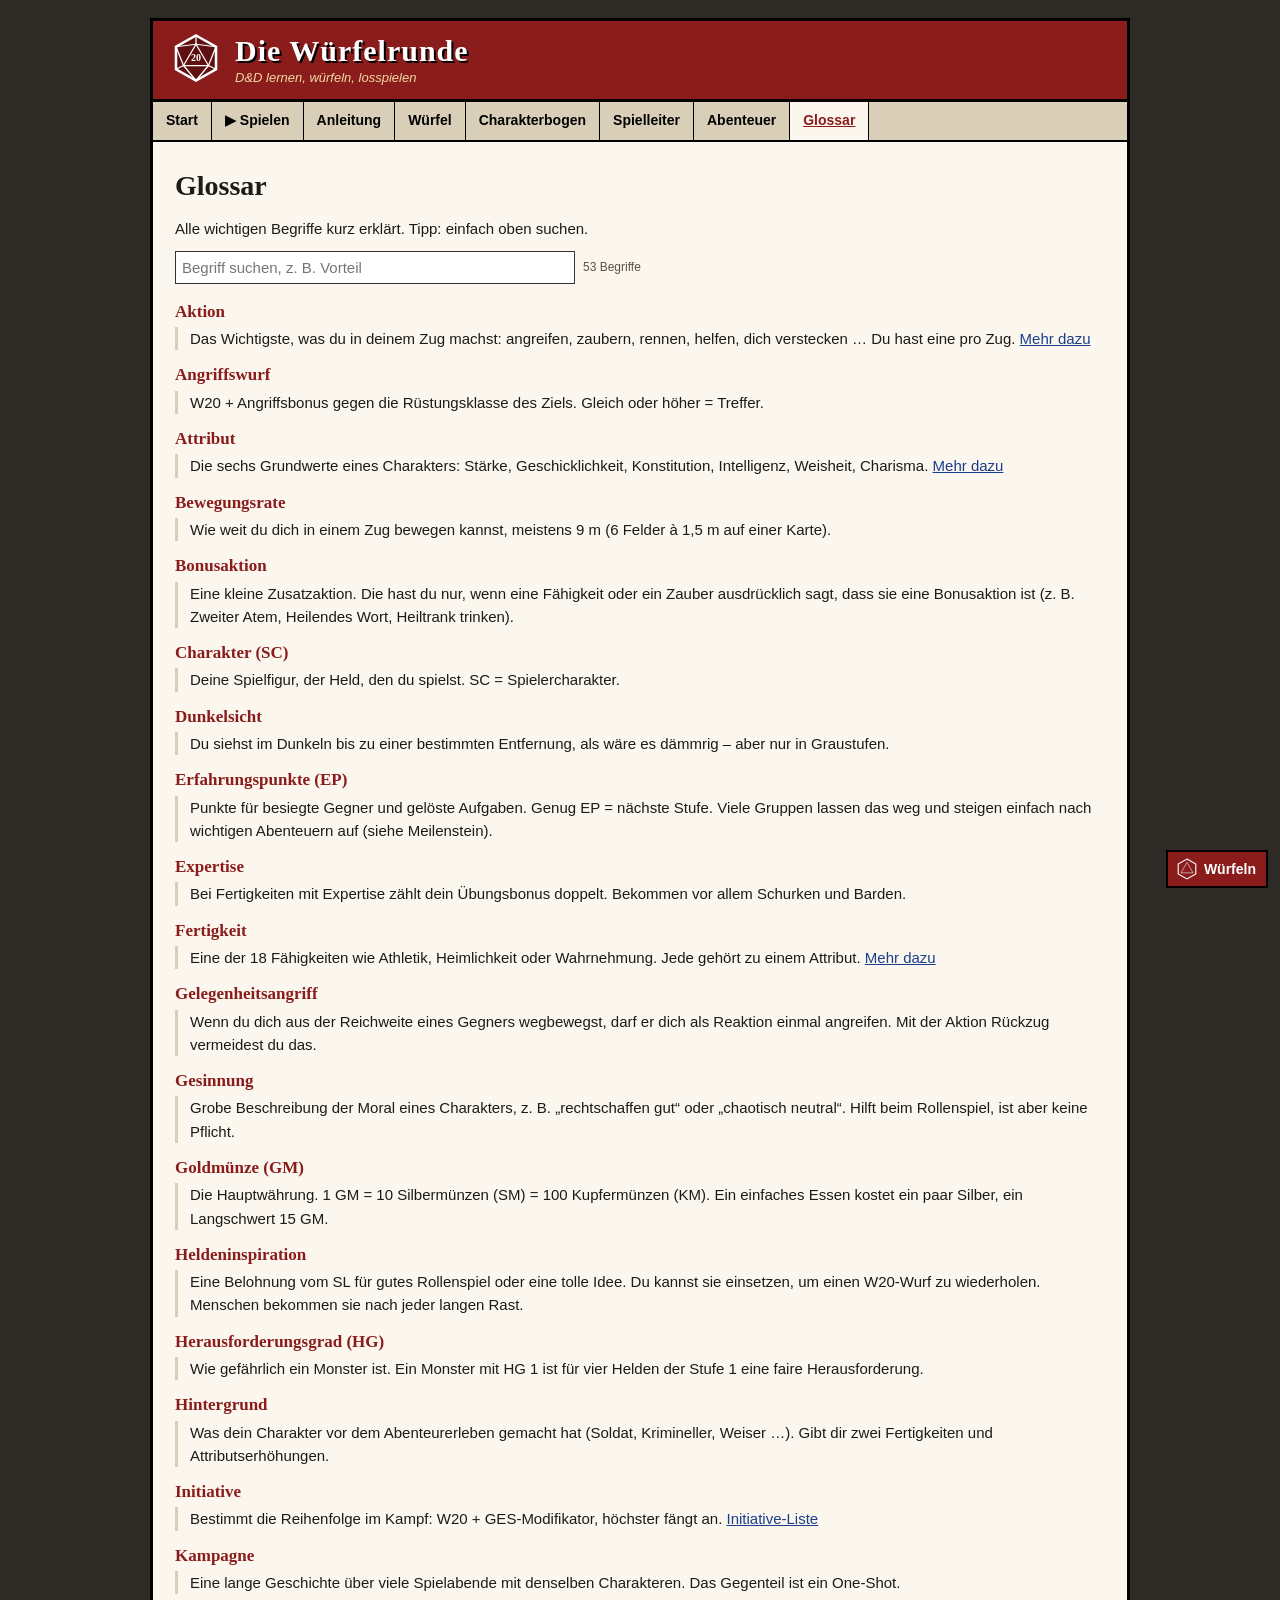
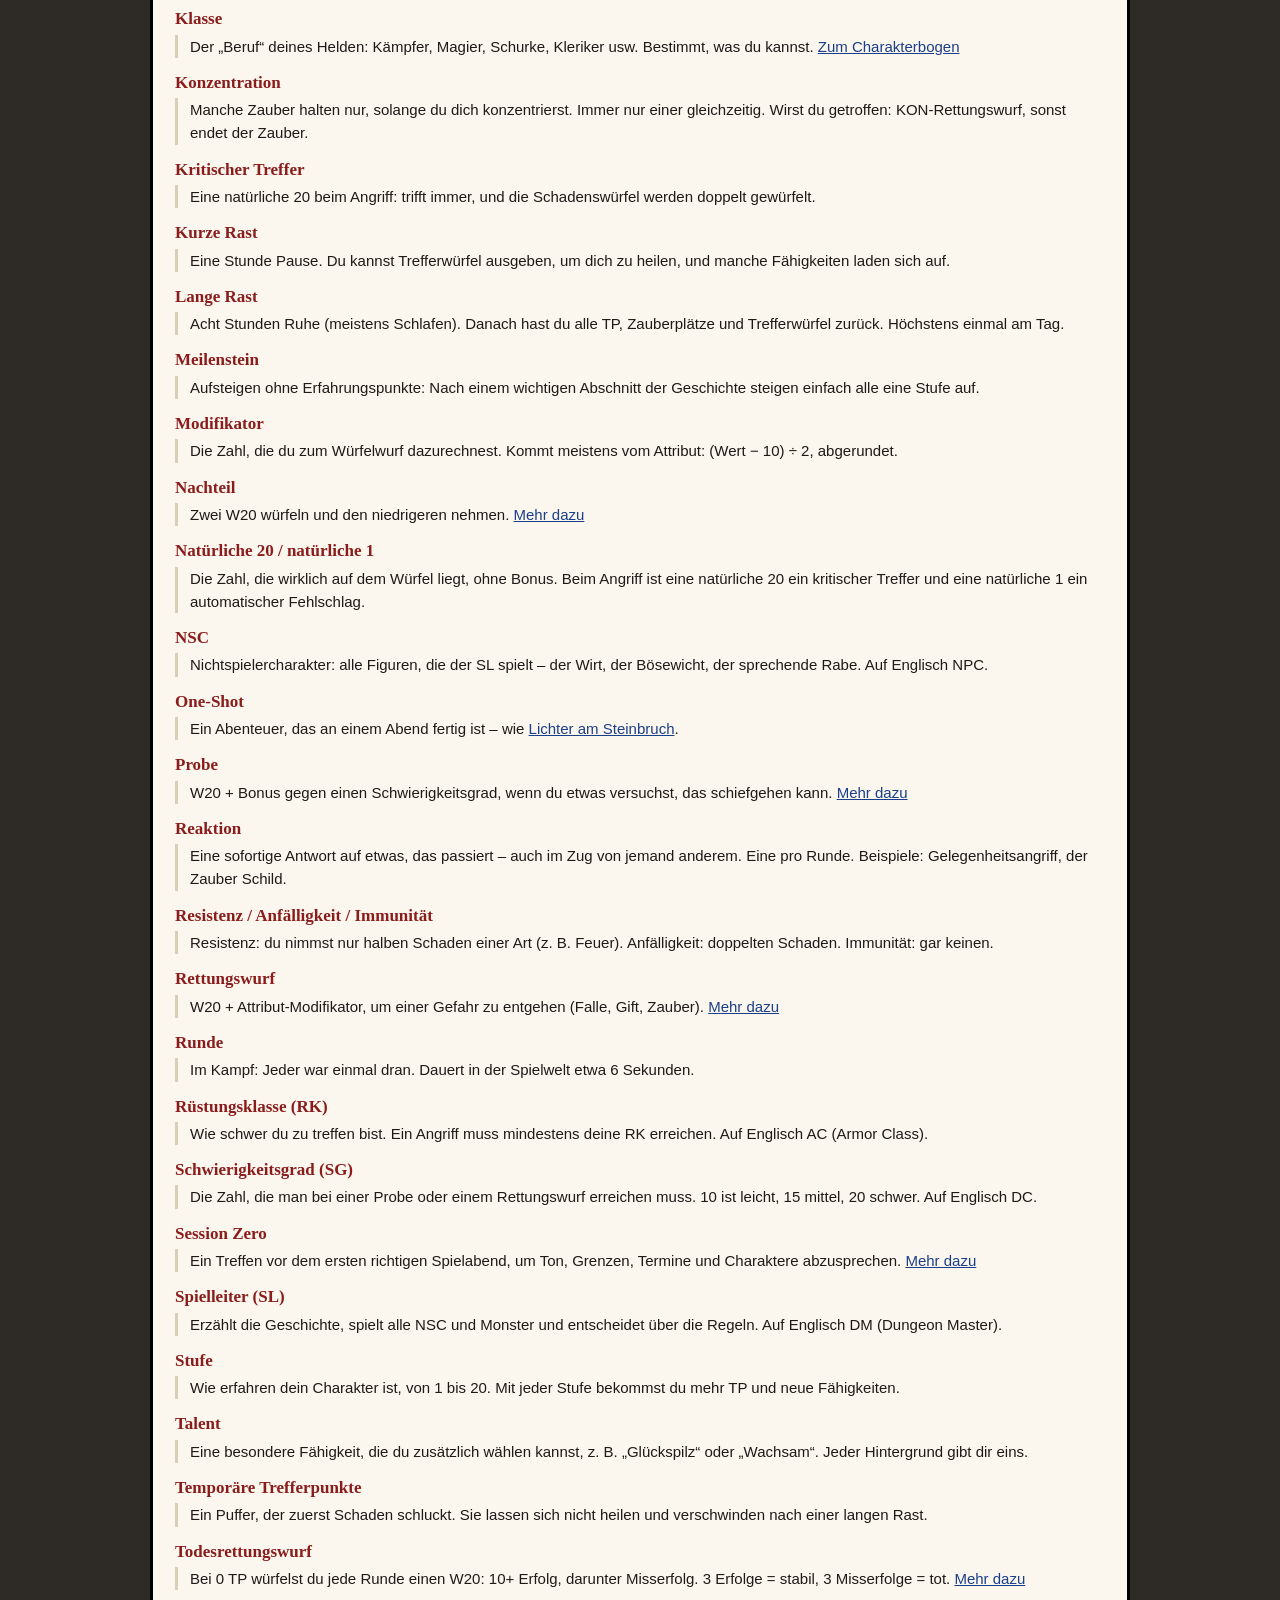
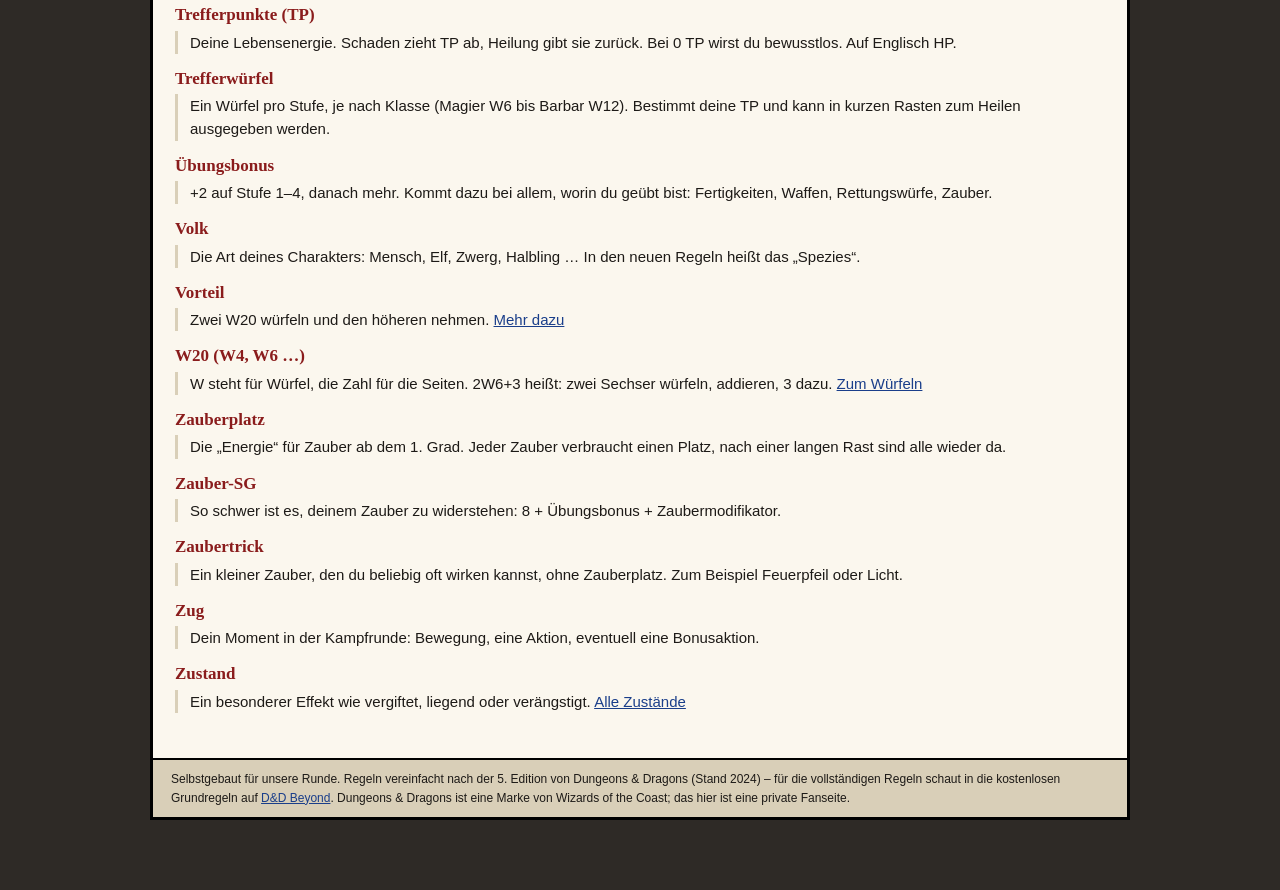
<file: glossar.html>
<!DOCTYPE html>
<html lang="de">
<head>
<meta charset="utf-8">
<meta name="viewport" content="width=device-width, initial-scale=1">
<title>Glossar – Die Würfelrunde</title>
<meta name="description" content="D&amp;D-Begriffe einfach erklärt: von Aktion bis Zauberplatz.">
<link rel="icon" href="data:image/svg+xml,%3Csvg xmlns='http://www.w3.org/2000/svg' viewBox='0 0 40 40'%3E%3Cpolygon points='20,2 36,11 36,29 20,38 4,29 4,11' fill='%238a1c1c' stroke='%23000' stroke-width='2'/%3E%3Ctext x='20' y='25' text-anchor='middle' font-family='Georgia' font-size='13' font-weight='bold' fill='%23fff'%3E20%3C/text%3E%3C/svg%3E">
<link rel="stylesheet" href="css/stil.css">
</head>
<body>
<div class="seite">
  <header class="kopf">
    <a href="index.html" title="Zur Startseite"><svg width="50" height="50" viewBox="0 0 40 40" aria-hidden="true">
      <polygon points="20,2 36,11 36,29 20,38 4,29 4,11" fill="#5e1010" stroke="#fff" stroke-width="2"/>
      <g fill="none" stroke="#fff" stroke-width="1">
        <polygon points="20,9 30,26 10,26"/>
        <line x1="20" y1="2" x2="20" y2="9"/><line x1="36" y1="11" x2="20" y2="9"/><line x1="4" y1="11" x2="20" y2="9"/>
        <line x1="36" y1="11" x2="30" y2="26"/><line x1="36" y1="29" x2="30" y2="26"/><line x1="20" y1="38" x2="30" y2="26"/>
        <line x1="20" y1="38" x2="10" y2="26"/><line x1="4" y1="29" x2="10" y2="26"/><line x1="4" y1="11" x2="10" y2="26"/>
      </g>
      <text x="20" y="22.5" text-anchor="middle" font-family="Georgia,serif" font-size="8" font-weight="bold" fill="#fff">20</text>
    </svg></a>
    <div>
      <a href="index.html" class="titel">Die Würfelrunde</a>
      <div class="untertitel">D&amp;D lernen, würfeln, losspielen</div>
    </div>
  </header>
  <nav class="menue">
    <a href="index.html">Start</a>
    <a href="spiel.html">▶ Spielen</a>
    <a href="anleitung.html">Anleitung</a>
    <a href="wuerfel.html">Würfel</a>
    <a href="charakter.html">Charakterbogen</a>
    <a href="spielleiter.html">Spielleiter</a>
    <a href="abenteuer.html">Abenteuer</a>
    <a href="glossar.html" class="aktiv">Glossar</a>
  </nav>
  <main>
    <h1>Glossar</h1>
    <p>Alle wichtigen Begriffe kurz erklärt. Tipp: einfach oben suchen.</p>
    <div class="zeile">
      <input type="search" id="suche" placeholder="Begriff suchen, z. B. Vorteil" style="flex:1;max-width:400px;">
      <span id="treffer" class="klein"></span>
    </div>

    <dl class="glossar" id="glossar">
      <dt>Aktion</dt>
      <dd>Das Wichtigste, was du in deinem Zug machst: angreifen, zaubern, rennen, helfen, dich verstecken … Du hast eine pro Zug. <a href="anleitung.html#l-8">Mehr dazu</a></dd>

      <dt>Angriffswurf</dt>
      <dd>W20 + Angriffsbonus gegen die Rüstungsklasse des Ziels. Gleich oder höher = Treffer.</dd>

      <dt>Attribut</dt>
      <dd>Die sechs Grundwerte eines Charakters: Stärke, Geschicklichkeit, Konstitution, Intelligenz, Weisheit, Charisma. <a href="anleitung.html#l-3">Mehr dazu</a></dd>

      <dt>Bewegungsrate</dt>
      <dd>Wie weit du dich in einem Zug bewegen kannst, meistens 9 m (6 Felder à 1,5 m auf einer Karte).</dd>

      <dt>Bonusaktion</dt>
      <dd>Eine kleine Zusatzaktion. Die hast du nur, wenn eine Fähigkeit oder ein Zauber ausdrücklich sagt, dass sie eine Bonusaktion ist (z.&nbsp;B. Zweiter Atem, Heilendes Wort, Heiltrank trinken).</dd>

      <dt>Charakter (SC)</dt>
      <dd>Deine Spielfigur, der Held, den du spielst. SC = Spielercharakter.</dd>

      <dt>Dunkelsicht</dt>
      <dd>Du siehst im Dunkeln bis zu einer bestimmten Entfernung, als wäre es dämmrig – aber nur in Graustufen.</dd>

      <dt>Erfahrungspunkte (EP)</dt>
      <dd>Punkte für besiegte Gegner und gelöste Aufgaben. Genug EP = nächste Stufe. Viele Gruppen lassen das weg und steigen einfach nach wichtigen Abenteuern auf (siehe Meilenstein).</dd>

      <dt>Expertise</dt>
      <dd>Bei Fertigkeiten mit Expertise zählt dein Übungsbonus doppelt. Bekommen vor allem Schurken und Barden.</dd>

      <dt>Fertigkeit</dt>
      <dd>Eine der 18 Fähigkeiten wie Athletik, Heimlichkeit oder Wahrnehmung. Jede gehört zu einem Attribut. <a href="anleitung.html#l-4">Mehr dazu</a></dd>

      <dt>Gelegenheitsangriff</dt>
      <dd>Wenn du dich aus der Reichweite eines Gegners wegbewegst, darf er dich als Reaktion einmal angreifen. Mit der Aktion Rückzug vermeidest du das.</dd>

      <dt>Gesinnung</dt>
      <dd>Grobe Beschreibung der Moral eines Charakters, z.&nbsp;B. „rechtschaffen gut“ oder „chaotisch neutral“. Hilft beim Rollenspiel, ist aber keine Pflicht.</dd>

      <dt>Goldmünze (GM)</dt>
      <dd>Die Hauptwährung. 1 GM = 10 Silbermünzen (SM) = 100 Kupfermünzen (KM). Ein einfaches Essen kostet ein paar Silber, ein Langschwert 15 GM.</dd>

      <dt>Heldeninspiration</dt>
      <dd>Eine Belohnung vom SL für gutes Rollenspiel oder eine tolle Idee. Du kannst sie einsetzen, um einen W20-Wurf zu wiederholen. Menschen bekommen sie nach jeder langen Rast.</dd>

      <dt>Herausforderungsgrad (HG)</dt>
      <dd>Wie gefährlich ein Monster ist. Ein Monster mit HG 1 ist für vier Helden der Stufe 1 eine faire Herausforderung.</dd>

      <dt>Hintergrund</dt>
      <dd>Was dein Charakter vor dem Abenteurerleben gemacht hat (Soldat, Krimineller, Weiser …). Gibt dir zwei Fertigkeiten und Attributserhöhungen.</dd>

      <dt>Initiative</dt>
      <dd>Bestimmt die Reihenfolge im Kampf: W20 + GES-Modifikator, höchster fängt an. <a href="spielleiter.html#initiative">Initiative-Liste</a></dd>

      <dt>Kampagne</dt>
      <dd>Eine lange Geschichte über viele Spielabende mit denselben Charakteren. Das Gegenteil ist ein One-Shot.</dd>

      <dt>Klasse</dt>
      <dd>Der „Beruf“ deines Helden: Kämpfer, Magier, Schurke, Kleriker usw. Bestimmt, was du kannst. <a href="charakter.html">Zum Charakterbogen</a></dd>

      <dt>Konzentration</dt>
      <dd>Manche Zauber halten nur, solange du dich konzentrierst. Immer nur einer gleichzeitig. Wirst du getroffen: KON-Rettungswurf, sonst endet der Zauber.</dd>

      <dt>Kritischer Treffer</dt>
      <dd>Eine natürliche 20 beim Angriff: trifft immer, und die Schadenswürfel werden doppelt gewürfelt.</dd>

      <dt>Kurze Rast</dt>
      <dd>Eine Stunde Pause. Du kannst Trefferwürfel ausgeben, um dich zu heilen, und manche Fähigkeiten laden sich auf.</dd>

      <dt>Lange Rast</dt>
      <dd>Acht Stunden Ruhe (meistens Schlafen). Danach hast du alle TP, Zauberplätze und Trefferwürfel zurück. Höchstens einmal am Tag.</dd>

      <dt>Meilenstein</dt>
      <dd>Aufsteigen ohne Erfahrungspunkte: Nach einem wichtigen Abschnitt der Geschichte steigen einfach alle eine Stufe auf.</dd>

      <dt>Modifikator</dt>
      <dd>Die Zahl, die du zum Würfelwurf dazurechnest. Kommt meistens vom Attribut: (Wert − 10) ÷ 2, abgerundet.</dd>

      <dt>Nachteil</dt>
      <dd>Zwei W20 würfeln und den niedrigeren nehmen. <a href="anleitung.html#l-6">Mehr dazu</a></dd>

      <dt>Natürliche 20 / natürliche 1</dt>
      <dd>Die Zahl, die wirklich auf dem Würfel liegt, ohne Bonus. Beim Angriff ist eine natürliche 20 ein kritischer Treffer und eine natürliche 1 ein automatischer Fehlschlag.</dd>

      <dt>NSC</dt>
      <dd>Nichtspielercharakter: alle Figuren, die der SL spielt – der Wirt, der Bösewicht, der sprechende Rabe. Auf Englisch NPC.</dd>

      <dt>One-Shot</dt>
      <dd>Ein Abenteuer, das an einem Abend fertig ist – wie <a href="abenteuer.html">Lichter am Steinbruch</a>.</dd>

      <dt>Probe</dt>
      <dd>W20 + Bonus gegen einen Schwierigkeitsgrad, wenn du etwas versuchst, das schiefgehen kann. <a href="anleitung.html#l-5">Mehr dazu</a></dd>

      <dt>Reaktion</dt>
      <dd>Eine sofortige Antwort auf etwas, das passiert – auch im Zug von jemand anderem. Eine pro Runde. Beispiele: Gelegenheitsangriff, der Zauber Schild.</dd>

      <dt>Resistenz / Anfälligkeit / Immunität</dt>
      <dd>Resistenz: du nimmst nur halben Schaden einer Art (z.&nbsp;B. Feuer). Anfälligkeit: doppelten Schaden. Immunität: gar keinen.</dd>

      <dt>Rettungswurf</dt>
      <dd>W20 + Attribut-Modifikator, um einer Gefahr zu entgehen (Falle, Gift, Zauber). <a href="anleitung.html#l-7">Mehr dazu</a></dd>

      <dt>Runde</dt>
      <dd>Im Kampf: Jeder war einmal dran. Dauert in der Spielwelt etwa 6 Sekunden.</dd>

      <dt>Rüstungsklasse (RK)</dt>
      <dd>Wie schwer du zu treffen bist. Ein Angriff muss mindestens deine RK erreichen. Auf Englisch AC (Armor Class).</dd>

      <dt>Schwierigkeitsgrad (SG)</dt>
      <dd>Die Zahl, die man bei einer Probe oder einem Rettungswurf erreichen muss. 10 ist leicht, 15 mittel, 20 schwer. Auf Englisch DC.</dd>

      <dt>Session Zero</dt>
      <dd>Ein Treffen vor dem ersten richtigen Spielabend, um Ton, Grenzen, Termine und Charaktere abzusprechen. <a href="anleitung.html#l-12">Mehr dazu</a></dd>

      <dt>Spielleiter (SL)</dt>
      <dd>Erzählt die Geschichte, spielt alle NSC und Monster und entscheidet über die Regeln. Auf Englisch DM (Dungeon Master).</dd>

      <dt>Stufe</dt>
      <dd>Wie erfahren dein Charakter ist, von 1 bis 20. Mit jeder Stufe bekommst du mehr TP und neue Fähigkeiten.</dd>

      <dt>Talent</dt>
      <dd>Eine besondere Fähigkeit, die du zusätzlich wählen kannst, z.&nbsp;B. „Glückspilz“ oder „Wachsam“. Jeder Hintergrund gibt dir eins.</dd>

      <dt>Temporäre Trefferpunkte</dt>
      <dd>Ein Puffer, der zuerst Schaden schluckt. Sie lassen sich nicht heilen und verschwinden nach einer langen Rast.</dd>

      <dt>Todesrettungswurf</dt>
      <dd>Bei 0 TP würfelst du jede Runde einen W20: 10+ Erfolg, darunter Misserfolg. 3 Erfolge = stabil, 3 Misserfolge = tot. <a href="anleitung.html#l-10">Mehr dazu</a></dd>

      <dt>Trefferpunkte (TP)</dt>
      <dd>Deine Lebensenergie. Schaden zieht TP ab, Heilung gibt sie zurück. Bei 0 TP wirst du bewusstlos. Auf Englisch HP.</dd>

      <dt>Trefferwürfel</dt>
      <dd>Ein Würfel pro Stufe, je nach Klasse (Magier W6 bis Barbar W12). Bestimmt deine TP und kann in kurzen Rasten zum Heilen ausgegeben werden.</dd>

      <dt>Übungsbonus</dt>
      <dd>+2 auf Stufe 1–4, danach mehr. Kommt dazu bei allem, worin du geübt bist: Fertigkeiten, Waffen, Rettungswürfe, Zauber.</dd>

      <dt>Volk</dt>
      <dd>Die Art deines Charakters: Mensch, Elf, Zwerg, Halbling … In den neuen Regeln heißt das „Spezies“.</dd>

      <dt>Vorteil</dt>
      <dd>Zwei W20 würfeln und den höheren nehmen. <a href="anleitung.html#l-6">Mehr dazu</a></dd>

      <dt>W20 (W4, W6 …)</dt>
      <dd>W steht für Würfel, die Zahl für die Seiten. 2W6+3 heißt: zwei Sechser würfeln, addieren, 3 dazu. <a href="wuerfel.html">Zum Würfeln</a></dd>

      <dt>Zauberplatz</dt>
      <dd>Die „Energie“ für Zauber ab dem 1. Grad. Jeder Zauber verbraucht einen Platz, nach einer langen Rast sind alle wieder da.</dd>

      <dt>Zauber-SG</dt>
      <dd>So schwer ist es, deinem Zauber zu widerstehen: 8 + Übungsbonus + Zaubermodifikator.</dd>

      <dt>Zaubertrick</dt>
      <dd>Ein kleiner Zauber, den du beliebig oft wirken kannst, ohne Zauberplatz. Zum Beispiel Feuerpfeil oder Licht.</dd>

      <dt>Zug</dt>
      <dd>Dein Moment in der Kampfrunde: Bewegung, eine Aktion, eventuell eine Bonusaktion.</dd>

      <dt>Zustand</dt>
      <dd>Ein besonderer Effekt wie vergiftet, liegend oder verängstigt. <a href="spielleiter.html#zustaende">Alle Zustände</a></dd>
    </dl>
    <p id="nichts" class="versteckt">Nichts gefunden. Vielleicht unter einem anderen Wort?</p>
  </main>
  <footer class="fuss">
    Selbstgebaut für unsere Runde. Regeln vereinfacht nach der 5. Edition von Dungeons &amp; Dragons (Stand 2024) –
    für die vollständigen Regeln schaut in die kostenlosen Grundregeln auf <a href="https://www.dndbeyond.com/">D&amp;D Beyond</a>.
    Dungeons &amp; Dragons ist eine Marke von Wizards of the Coast; das hier ist eine private Fanseite.
  </footer>
</div>
<script src="js/gemeinsam.js"></script>
<script src="js/glossar.js"></script>
</body>
</html>
</file>
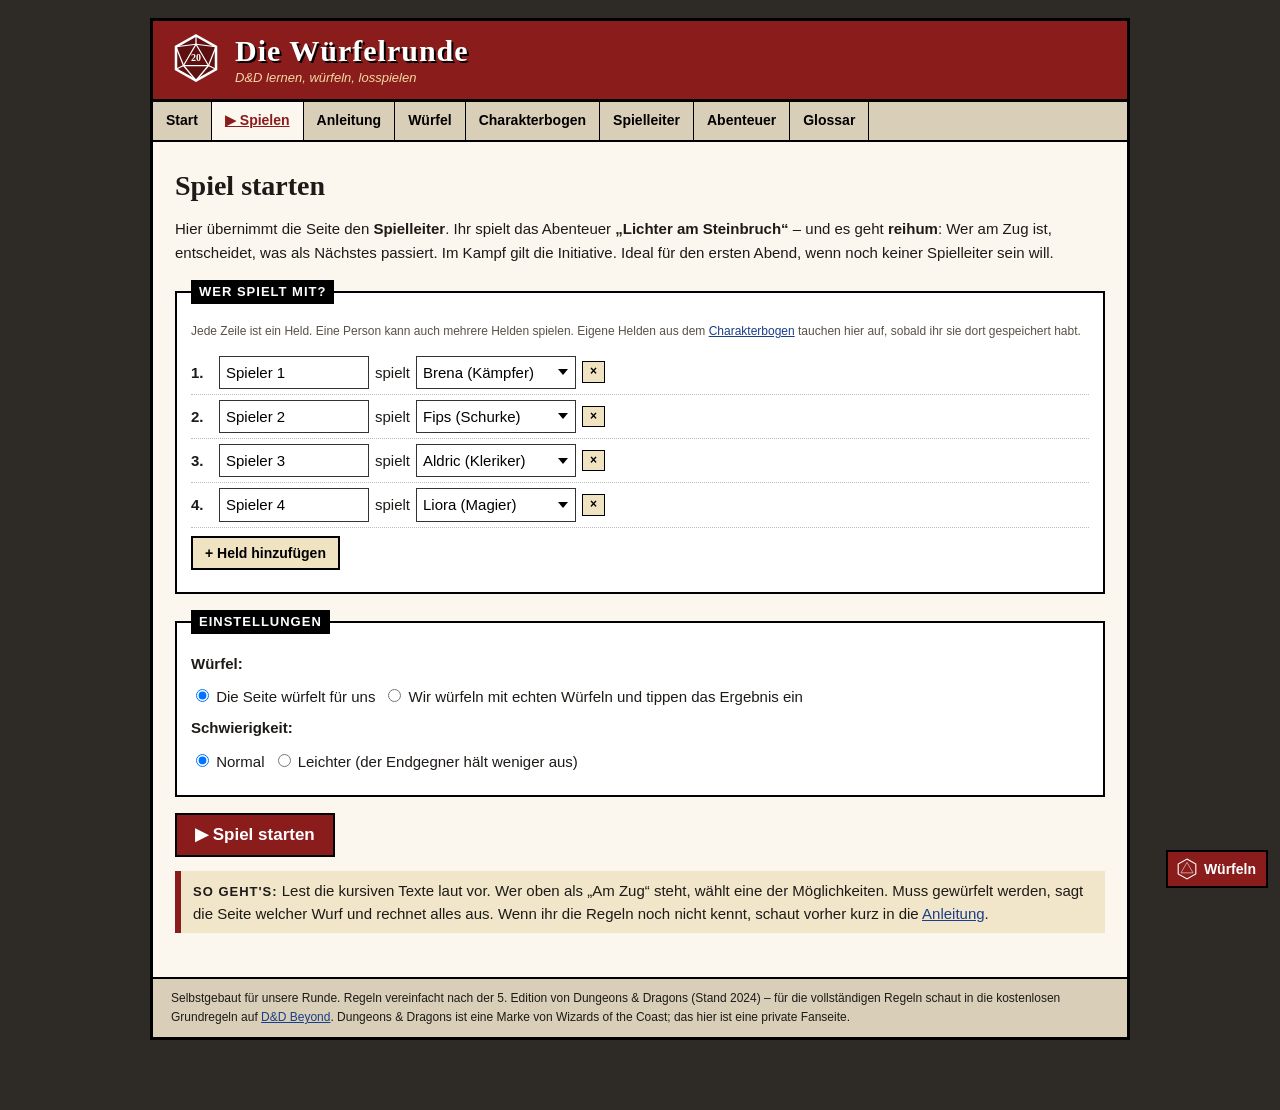
<file: spiel.html>
<!DOCTYPE html>
<html lang="de">
<head>
<meta charset="utf-8">
<meta name="viewport" content="width=device-width, initial-scale=1">
<title>Spielen – Die Würfelrunde</title>
<meta name="description" content="D&amp;D direkt im Browser spielen: Die Seite ist der Spielleiter, ihr spielt reihum das Abenteuer Lichter am Steinbruch.">
<link rel="icon" href="data:image/svg+xml,%3Csvg xmlns='http://www.w3.org/2000/svg' viewBox='0 0 40 40'%3E%3Cpolygon points='20,2 36,11 36,29 20,38 4,29 4,11' fill='%238a1c1c' stroke='%23000' stroke-width='2'/%3E%3Ctext x='20' y='25' text-anchor='middle' font-family='Georgia' font-size='13' font-weight='bold' fill='%23fff'%3E20%3C/text%3E%3C/svg%3E">
<link rel="stylesheet" href="css/stil.css">
</head>
<body>
<div class="seite">
  <header class="kopf">
    <a href="index.html" title="Zur Startseite"><svg width="50" height="50" viewBox="0 0 40 40" aria-hidden="true">
      <polygon points="20,2 36,11 36,29 20,38 4,29 4,11" fill="#5e1010" stroke="#fff" stroke-width="2"/>
      <g fill="none" stroke="#fff" stroke-width="1">
        <polygon points="20,9 30,26 10,26"/>
        <line x1="20" y1="2" x2="20" y2="9"/><line x1="36" y1="11" x2="20" y2="9"/><line x1="4" y1="11" x2="20" y2="9"/>
        <line x1="36" y1="11" x2="30" y2="26"/><line x1="36" y1="29" x2="30" y2="26"/><line x1="20" y1="38" x2="30" y2="26"/>
        <line x1="20" y1="38" x2="10" y2="26"/><line x1="4" y1="29" x2="10" y2="26"/><line x1="4" y1="11" x2="10" y2="26"/>
      </g>
      <text x="20" y="22.5" text-anchor="middle" font-family="Georgia,serif" font-size="8" font-weight="bold" fill="#fff">20</text>
    </svg></a>
    <div>
      <a href="index.html" class="titel">Die Würfelrunde</a>
      <div class="untertitel">D&amp;D lernen, würfeln, losspielen</div>
    </div>
  </header>
  <nav class="menue">
    <a href="index.html">Start</a>
    <a href="spiel.html" class="aktiv">▶ Spielen</a>
    <a href="anleitung.html">Anleitung</a>
    <a href="wuerfel.html">Würfel</a>
    <a href="charakter.html">Charakterbogen</a>
    <a href="spielleiter.html">Spielleiter</a>
    <a href="abenteuer.html">Abenteuer</a>
    <a href="glossar.html">Glossar</a>
  </nav>
  <main>
    <div id="setup">
      <h1>Spiel starten</h1>
      <p>
        Hier übernimmt die Seite den <b>Spielleiter</b>. Ihr spielt das Abenteuer <b>„Lichter am Steinbruch“</b> –
        und es geht <b>reihum</b>: Wer am Zug ist, entscheidet, was als Nächstes passiert. Im Kampf gilt die Initiative.
        Ideal für den ersten Abend, wenn noch keiner Spielleiter sein will.
      </p>

      <fieldset>
        <legend>Wer spielt mit?</legend>
        <p class="klein">Jede Zeile ist ein Held. Eine Person kann auch mehrere Helden spielen. Eigene Helden aus dem <a href="charakter.html">Charakterbogen</a> tauchen hier auf, sobald ihr sie dort gespeichert habt.</p>
        <div id="spieler-liste"></div>
        <div class="zeile">
          <button type="button" id="spieler-dazu">+ Held hinzufügen</button>
        </div>
      </fieldset>

      <fieldset>
        <legend>Einstellungen</legend>
        <p><b>Würfel:</b></p>
        <div class="zeile">
          <label><input type="radio" name="wuerfelart" value="auto" checked> Die Seite würfelt für uns</label>
          <label><input type="radio" name="wuerfelart" value="manuell"> Wir würfeln mit echten Würfeln und tippen das Ergebnis ein</label>
        </div>
        <p><b>Schwierigkeit:</b></p>
        <div class="zeile">
          <label><input type="radio" name="schwierigkeit" value="normal" checked> Normal</label>
          <label><input type="radio" name="schwierigkeit" value="leicht"> Leichter (der Endgegner hält weniger aus)</label>
        </div>
      </fieldset>

      <div class="zeile">
        <button type="button" class="dunkel" id="start" style="font-size:17px;padding:9px 18px;">▶ Spiel starten</button>
        <button type="button" id="fortsetzen" class="versteckt">Gespeichertes Spiel fortsetzen</button>
      </div>
      <div class="tipp"><b>So geht's:</b> Lest die kursiven Texte laut vor. Wer oben als „Am Zug“ steht, wählt eine der Möglichkeiten. Muss gewürfelt werden, sagt die Seite welcher Wurf und rechnet alles aus. Wenn ihr die Regeln noch nicht kennt, schaut vorher kurz in die <a href="anleitung.html">Anleitung</a>.</div>
    </div>

    <div id="spiel" class="versteckt">
      <div class="spiel-kopf">
        <span id="kapitel"></span>
        <span id="traenke"></span>
      </div>
      <div class="amzug" id="amzug"></div>
      <div class="helden-leiste" id="helden"></div>

      <div id="kampf-box" class="versteckt">
        <div class="reihenfolge" id="reihenfolge"></div>
        <div class="gegner-leiste" id="gegner"></div>
      </div>

      <div id="erzaehlung"></div>
      <div id="steuerung"></div>

      <h3>Protokoll</h3>
      <div class="log" id="protokoll" style="max-height:220px;"></div>
      <div class="zeile">
        <button type="button" class="klein-k" id="beenden">Spiel beenden</button>
        <span class="klein">Das Spiel wird automatisch gespeichert.</span>
      </div>
    </div>
  </main>
  <footer class="fuss">
    Selbstgebaut für unsere Runde. Regeln vereinfacht nach der 5. Edition von Dungeons &amp; Dragons (Stand 2024) –
    für die vollständigen Regeln schaut in die kostenlosen Grundregeln auf <a href="https://www.dndbeyond.com/">D&amp;D Beyond</a>.
    Dungeons &amp; Dragons ist eine Marke von Wizards of the Coast; das hier ist eine private Fanseite.
  </footer>
</div>
<script src="js/gemeinsam.js"></script>
<script src="js/daten.js"></script>
<script src="js/spiel.js"></script>
</body>
</html>
</file>
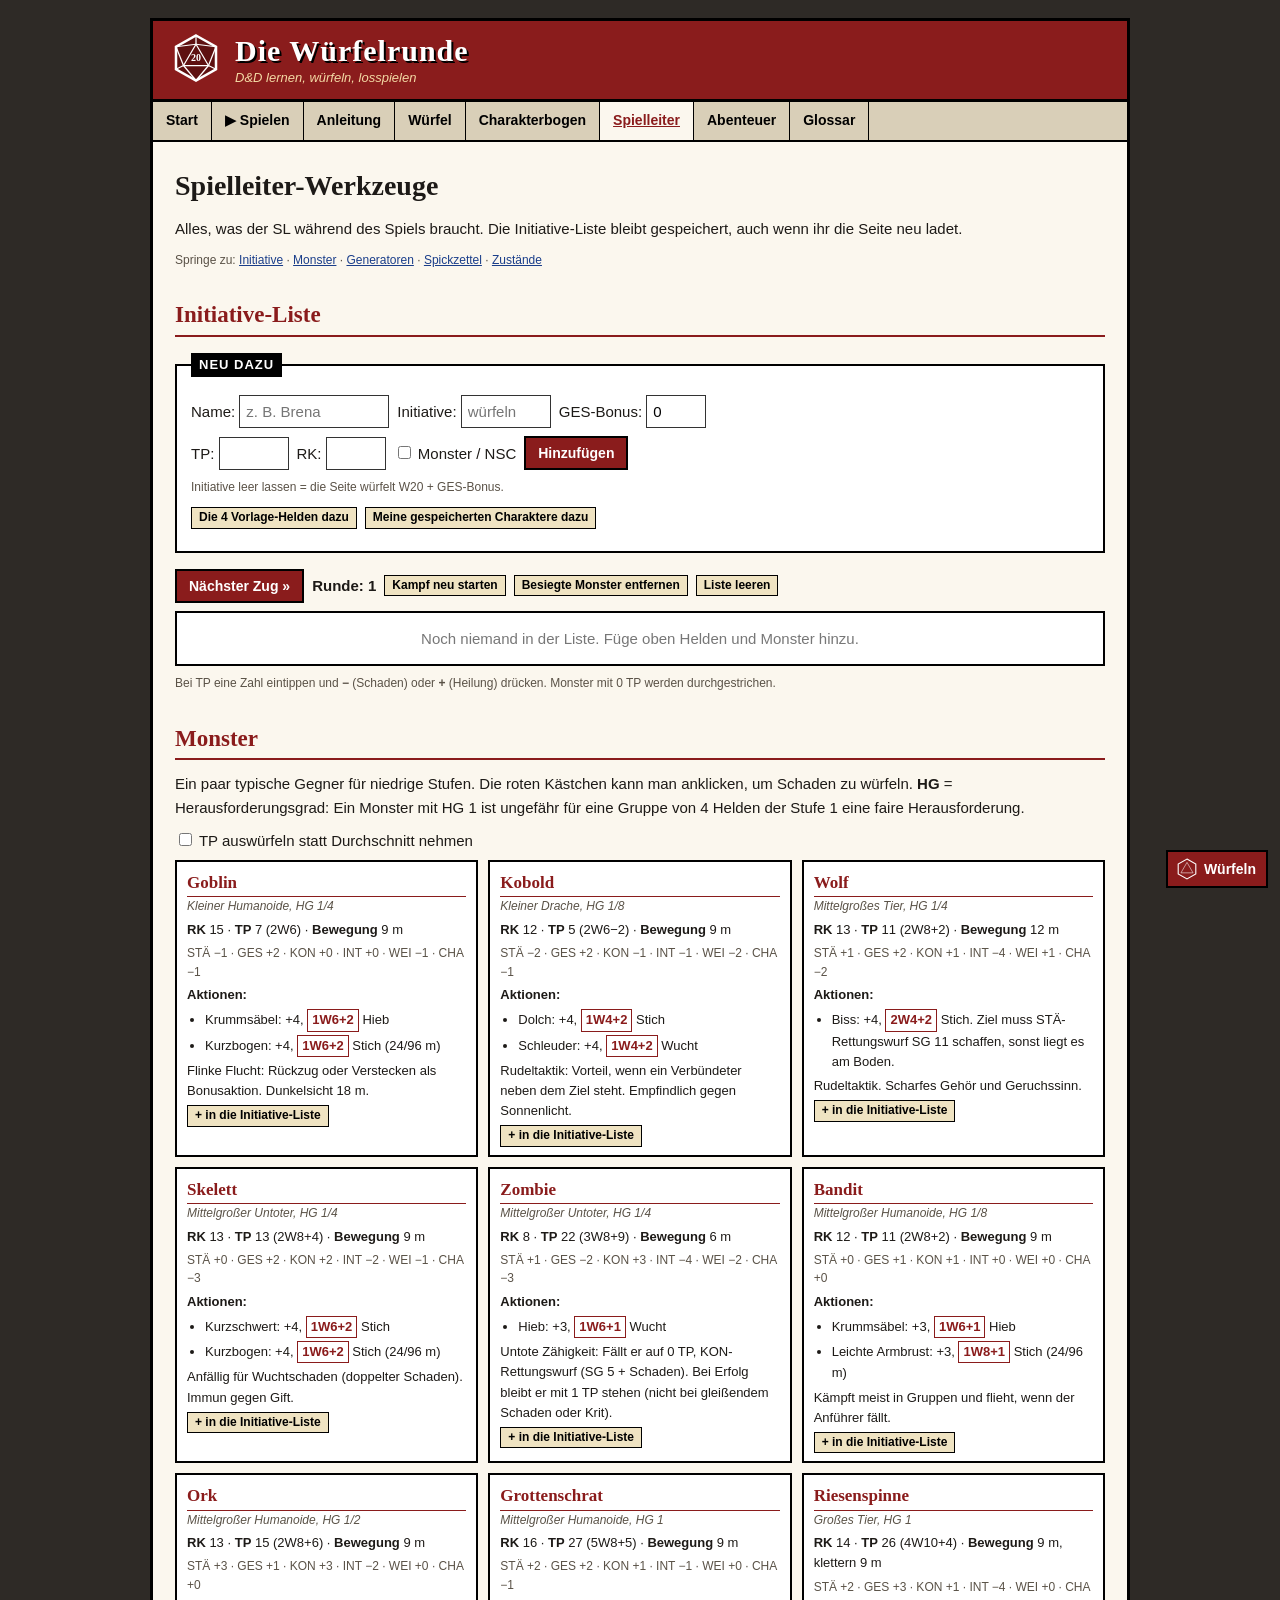
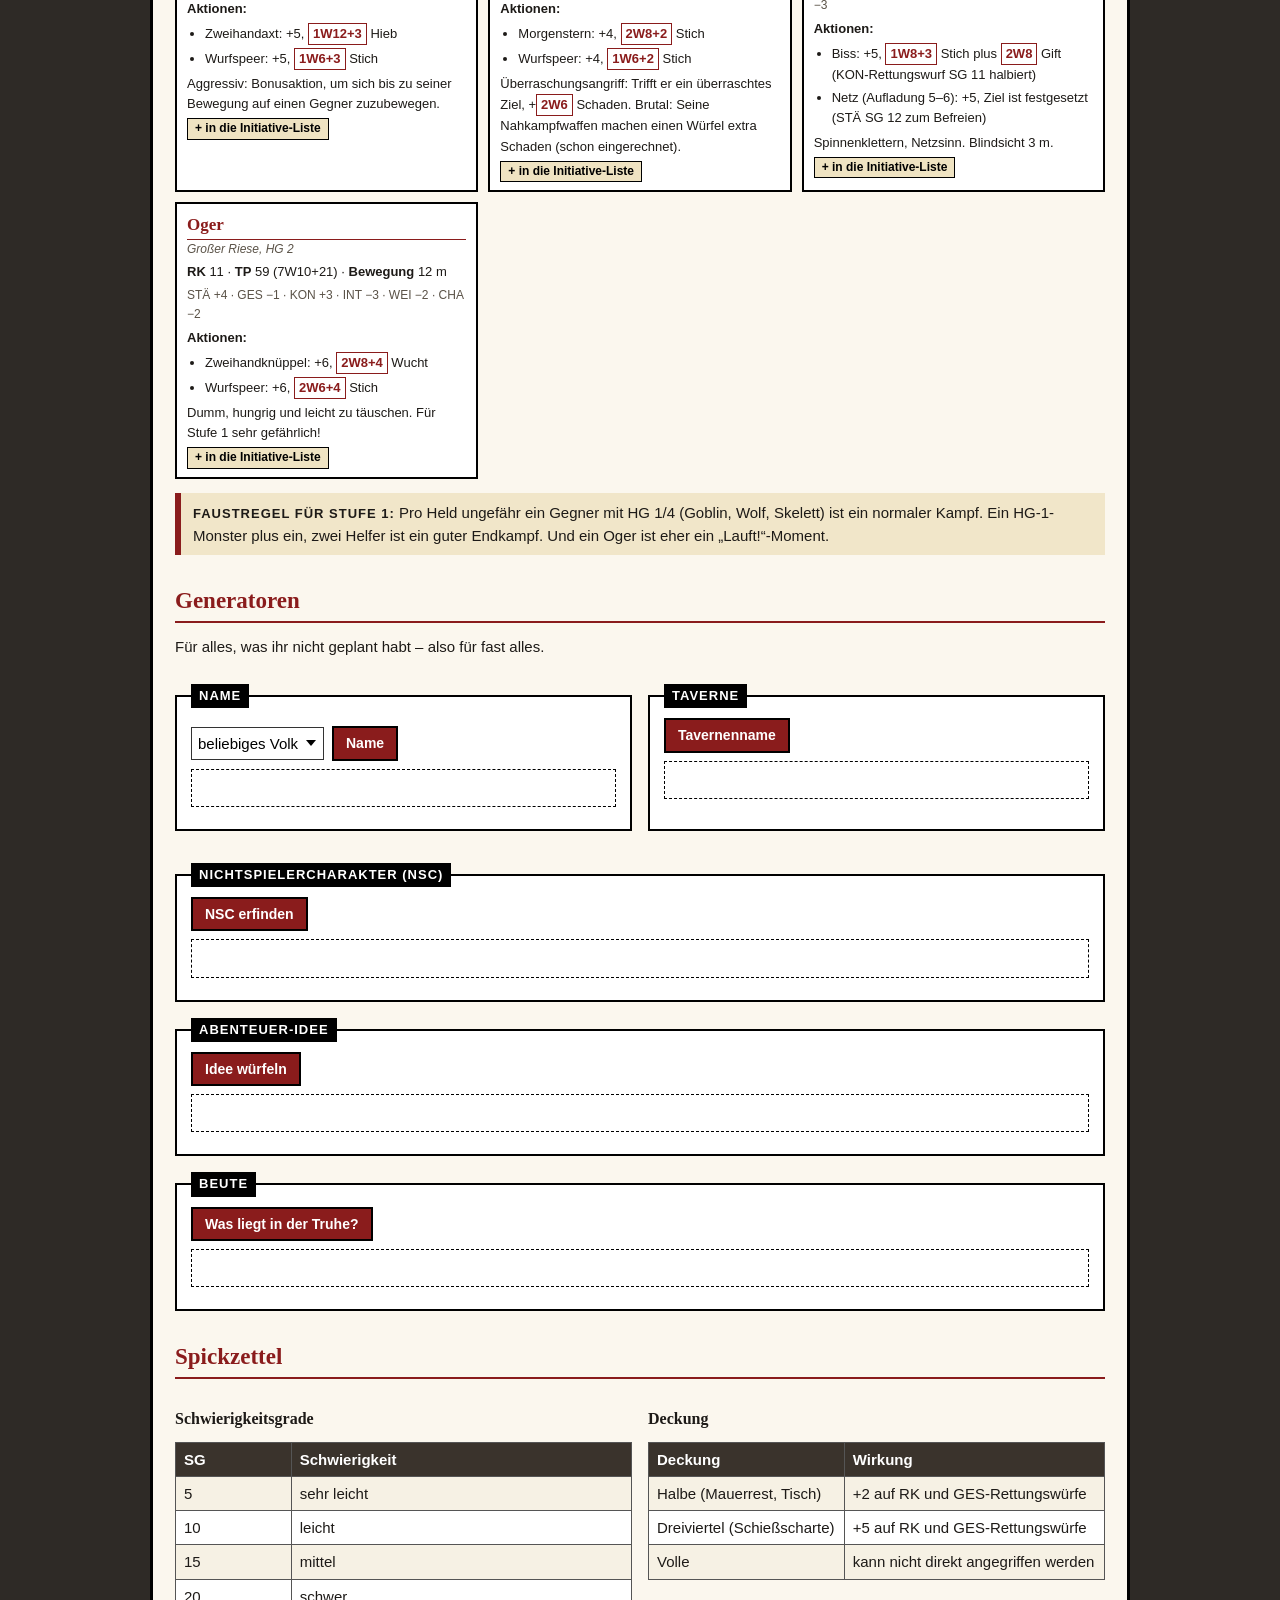
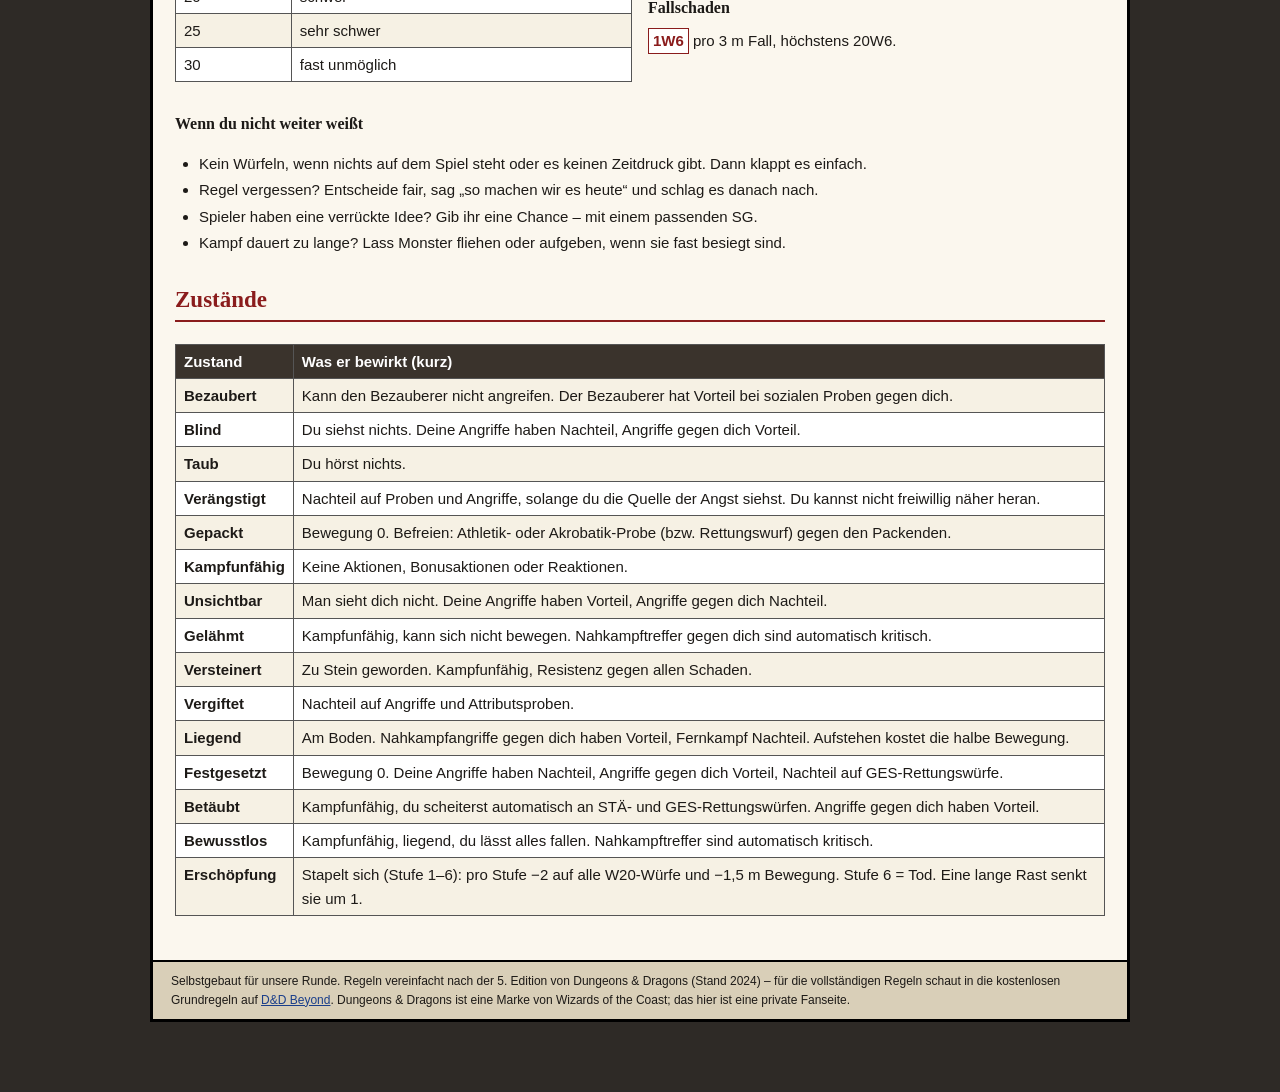
<file: spielleiter.html>
<!DOCTYPE html>
<html lang="de">
<head>
<meta charset="utf-8">
<meta name="viewport" content="width=device-width, initial-scale=1">
<title>Spielleiter – Die Würfelrunde</title>
<meta name="description" content="Werkzeuge für den D&amp;D-Spielleiter: Initiative-Liste, Monster, Generatoren für Namen, Tavernen und Abenteuer, Zustände.">
<link rel="icon" href="data:image/svg+xml,%3Csvg xmlns='http://www.w3.org/2000/svg' viewBox='0 0 40 40'%3E%3Cpolygon points='20,2 36,11 36,29 20,38 4,29 4,11' fill='%238a1c1c' stroke='%23000' stroke-width='2'/%3E%3Ctext x='20' y='25' text-anchor='middle' font-family='Georgia' font-size='13' font-weight='bold' fill='%23fff'%3E20%3C/text%3E%3C/svg%3E">
<link rel="stylesheet" href="css/stil.css">
</head>
<body>
<div class="seite">
  <header class="kopf">
    <a href="index.html" title="Zur Startseite"><svg width="50" height="50" viewBox="0 0 40 40" aria-hidden="true">
      <polygon points="20,2 36,11 36,29 20,38 4,29 4,11" fill="#5e1010" stroke="#fff" stroke-width="2"/>
      <g fill="none" stroke="#fff" stroke-width="1">
        <polygon points="20,9 30,26 10,26"/>
        <line x1="20" y1="2" x2="20" y2="9"/><line x1="36" y1="11" x2="20" y2="9"/><line x1="4" y1="11" x2="20" y2="9"/>
        <line x1="36" y1="11" x2="30" y2="26"/><line x1="36" y1="29" x2="30" y2="26"/><line x1="20" y1="38" x2="30" y2="26"/>
        <line x1="20" y1="38" x2="10" y2="26"/><line x1="4" y1="29" x2="10" y2="26"/><line x1="4" y1="11" x2="10" y2="26"/>
      </g>
      <text x="20" y="22.5" text-anchor="middle" font-family="Georgia,serif" font-size="8" font-weight="bold" fill="#fff">20</text>
    </svg></a>
    <div>
      <a href="index.html" class="titel">Die Würfelrunde</a>
      <div class="untertitel">D&amp;D lernen, würfeln, losspielen</div>
    </div>
  </header>
  <nav class="menue">
    <a href="index.html">Start</a>
    <a href="spiel.html">▶ Spielen</a>
    <a href="anleitung.html">Anleitung</a>
    <a href="wuerfel.html">Würfel</a>
    <a href="charakter.html">Charakterbogen</a>
    <a href="spielleiter.html" class="aktiv">Spielleiter</a>
    <a href="abenteuer.html">Abenteuer</a>
    <a href="glossar.html">Glossar</a>
  </nav>
  <main>
    <h1>Spielleiter-Werkzeuge</h1>
    <p>Alles, was der SL während des Spiels braucht. Die Initiative-Liste bleibt gespeichert, auch wenn ihr die Seite neu ladet.</p>
    <p class="klein">
      Springe zu: <a href="#initiative">Initiative</a> · <a href="#monster">Monster</a> ·
      <a href="#generatoren">Generatoren</a> · <a href="#spickzettel">Spickzettel</a> · <a href="#zustaende">Zustände</a>
    </p>

    <h2 id="initiative">Initiative-Liste</h2>
    <fieldset>
      <legend>Neu dazu</legend>
      <div class="zeile">
        <label>Name: <input type="text" id="i-name" placeholder="z. B. Brena" style="width:150px;"></label>
        <label>Initiative: <input type="number" id="i-ini" placeholder="würfeln" style="width:90px;"></label>
        <label>GES-Bonus: <input type="number" id="i-bonus" value="0" style="width:60px;"></label>
      </div>
      <div class="zeile">
        <label>TP: <input type="number" id="i-tp" style="width:70px;"></label>
        <label>RK: <input type="number" id="i-rk" style="width:60px;"></label>
        <label><input type="checkbox" id="i-monster"> Monster / NSC</label>
        <button type="button" class="dunkel" id="i-dazu">Hinzufügen</button>
      </div>
      <p class="klein">Initiative leer lassen = die Seite würfelt W20 + GES-Bonus.</p>
      <div class="zeile">
        <button type="button" class="klein-k" id="i-helden">Die 4 Vorlage-Helden dazu</button>
        <button type="button" class="klein-k" id="i-gespeicherte">Meine gespeicherten Charaktere dazu</button>
      </div>
    </fieldset>

    <div class="zeile">
      <button type="button" class="dunkel" id="i-weiter">Nächster Zug »</button>
      <b>Runde: <span id="i-runde">1</span></b>
      <button type="button" class="klein-k" id="i-start">Kampf neu starten</button>
      <button type="button" class="klein-k" id="i-monster-weg">Besiegte Monster entfernen</button>
      <button type="button" class="klein-k" id="i-leeren">Liste leeren</button>
    </div>
    <div class="ini-liste" id="i-liste"></div>
    <p class="klein">Bei TP eine Zahl eintippen und <b>−</b> (Schaden) oder <b>+</b> (Heilung) drücken. Monster mit 0 TP werden durchgestrichen.</p>

    <h2 id="monster">Monster</h2>
    <p>Ein paar typische Gegner für niedrige Stufen. Die roten Kästchen kann man anklicken, um Schaden zu würfeln. <b>HG</b> = Herausforderungsgrad: Ein Monster mit HG 1 ist ungefähr für eine Gruppe von 4 Helden der Stufe 1 eine faire Herausforderung.</p>
    <div class="zeile">
      <label><input type="checkbox" id="m-tpwurf"> TP auswürfeln statt Durchschnitt nehmen</label>
    </div>
    <div class="monster-karten" id="monster-karten"></div>
    <div class="tipp"><b>Faustregel für Stufe 1:</b> Pro Held ungefähr ein Gegner mit HG 1/4 (Goblin, Wolf, Skelett) ist ein normaler Kampf. Ein HG-1-Monster plus ein, zwei Helfer ist ein guter Endkampf. Und ein Oger ist eher ein „Lauft!“-Moment.</div>

    <h2 id="generatoren">Generatoren</h2>
    <p>Für alles, was ihr nicht geplant habt – also für fast alles.</p>
    <div class="zwei-spalten">
      <fieldset>
        <legend>Name</legend>
        <div class="zeile">
          <select id="g-volk">
            <option value="egal">beliebiges Volk</option>
            <option value="mensch">Mensch</option>
            <option value="elf">Elf</option>
            <option value="zwerg">Zwerg</option>
            <option value="halbling">Halbling</option>
            <option value="ork">Ork</option>
          </select>
          <button type="button" class="dunkel" data-gen="name">Name</button>
        </div>
        <div class="gen-ausgabe" id="g-name"></div>
      </fieldset>
      <fieldset>
        <legend>Taverne</legend>
        <button type="button" class="dunkel" data-gen="taverne">Tavernenname</button>
        <div class="gen-ausgabe" id="g-taverne"></div>
      </fieldset>
    </div>
    <fieldset>
      <legend>Nichtspielercharakter (NSC)</legend>
      <button type="button" class="dunkel" data-gen="nsc">NSC erfinden</button>
      <div class="gen-ausgabe" id="g-nsc"></div>
    </fieldset>
    <fieldset>
      <legend>Abenteuer-Idee</legend>
      <button type="button" class="dunkel" data-gen="abenteuer">Idee würfeln</button>
      <div class="gen-ausgabe" id="g-abenteuer"></div>
    </fieldset>
    <fieldset>
      <legend>Beute</legend>
      <button type="button" class="dunkel" data-gen="beute">Was liegt in der Truhe?</button>
      <div class="gen-ausgabe" id="g-beute"></div>
    </fieldset>

    <h2 id="spickzettel">Spickzettel</h2>
    <div class="zwei-spalten">
      <div>
        <h4>Schwierigkeitsgrade</h4>
        <table>
          <tr><th>SG</th><th>Schwierigkeit</th></tr>
          <tr><td>5</td><td>sehr leicht</td></tr>
          <tr><td>10</td><td>leicht</td></tr>
          <tr><td>15</td><td>mittel</td></tr>
          <tr><td>20</td><td>schwer</td></tr>
          <tr><td>25</td><td>sehr schwer</td></tr>
          <tr><td>30</td><td>fast unmöglich</td></tr>
        </table>
      </div>
      <div>
        <h4>Deckung</h4>
        <table>
          <tr><th>Deckung</th><th>Wirkung</th></tr>
          <tr><td>Halbe (Mauerrest, Tisch)</td><td>+2 auf RK und GES-Rettungswürfe</td></tr>
          <tr><td>Dreiviertel (Schießscharte)</td><td>+5 auf RK und GES-Rettungswürfe</td></tr>
          <tr><td>Volle</td><td>kann nicht direkt angegriffen werden</td></tr>
        </table>
        <h4>Fallschaden</h4>
        <p><span class="w">1W6</span> pro 3 m Fall, höchstens 20W6.</p>
      </div>
    </div>
    <h4>Wenn du nicht weiter weißt</h4>
    <ul>
      <li>Kein Würfeln, wenn nichts auf dem Spiel steht oder es keinen Zeitdruck gibt. Dann klappt es einfach.</li>
      <li>Regel vergessen? Entscheide fair, sag „so machen wir es heute“ und schlag es danach nach.</li>
      <li>Spieler haben eine verrückte Idee? Gib ihr eine Chance – mit einem passenden SG.</li>
      <li>Kampf dauert zu lange? Lass Monster fliehen oder aufgeben, wenn sie fast besiegt sind.</li>
    </ul>

    <h2 id="zustaende">Zustände</h2>
    <div class="tabelle-wrap">
      <table id="zustand-tabelle">
        <tr><th>Zustand</th><th>Was er bewirkt (kurz)</th></tr>
      </table>
    </div>
  </main>
  <footer class="fuss">
    Selbstgebaut für unsere Runde. Regeln vereinfacht nach der 5. Edition von Dungeons &amp; Dragons (Stand 2024) –
    für die vollständigen Regeln schaut in die kostenlosen Grundregeln auf <a href="https://www.dndbeyond.com/">D&amp;D Beyond</a>.
    Dungeons &amp; Dragons ist eine Marke von Wizards of the Coast; das hier ist eine private Fanseite.
  </footer>
</div>
<script src="js/gemeinsam.js"></script>
<script src="js/daten.js"></script>
<script src="js/spielleiter.js"></script>
</body>
</html>
</file>
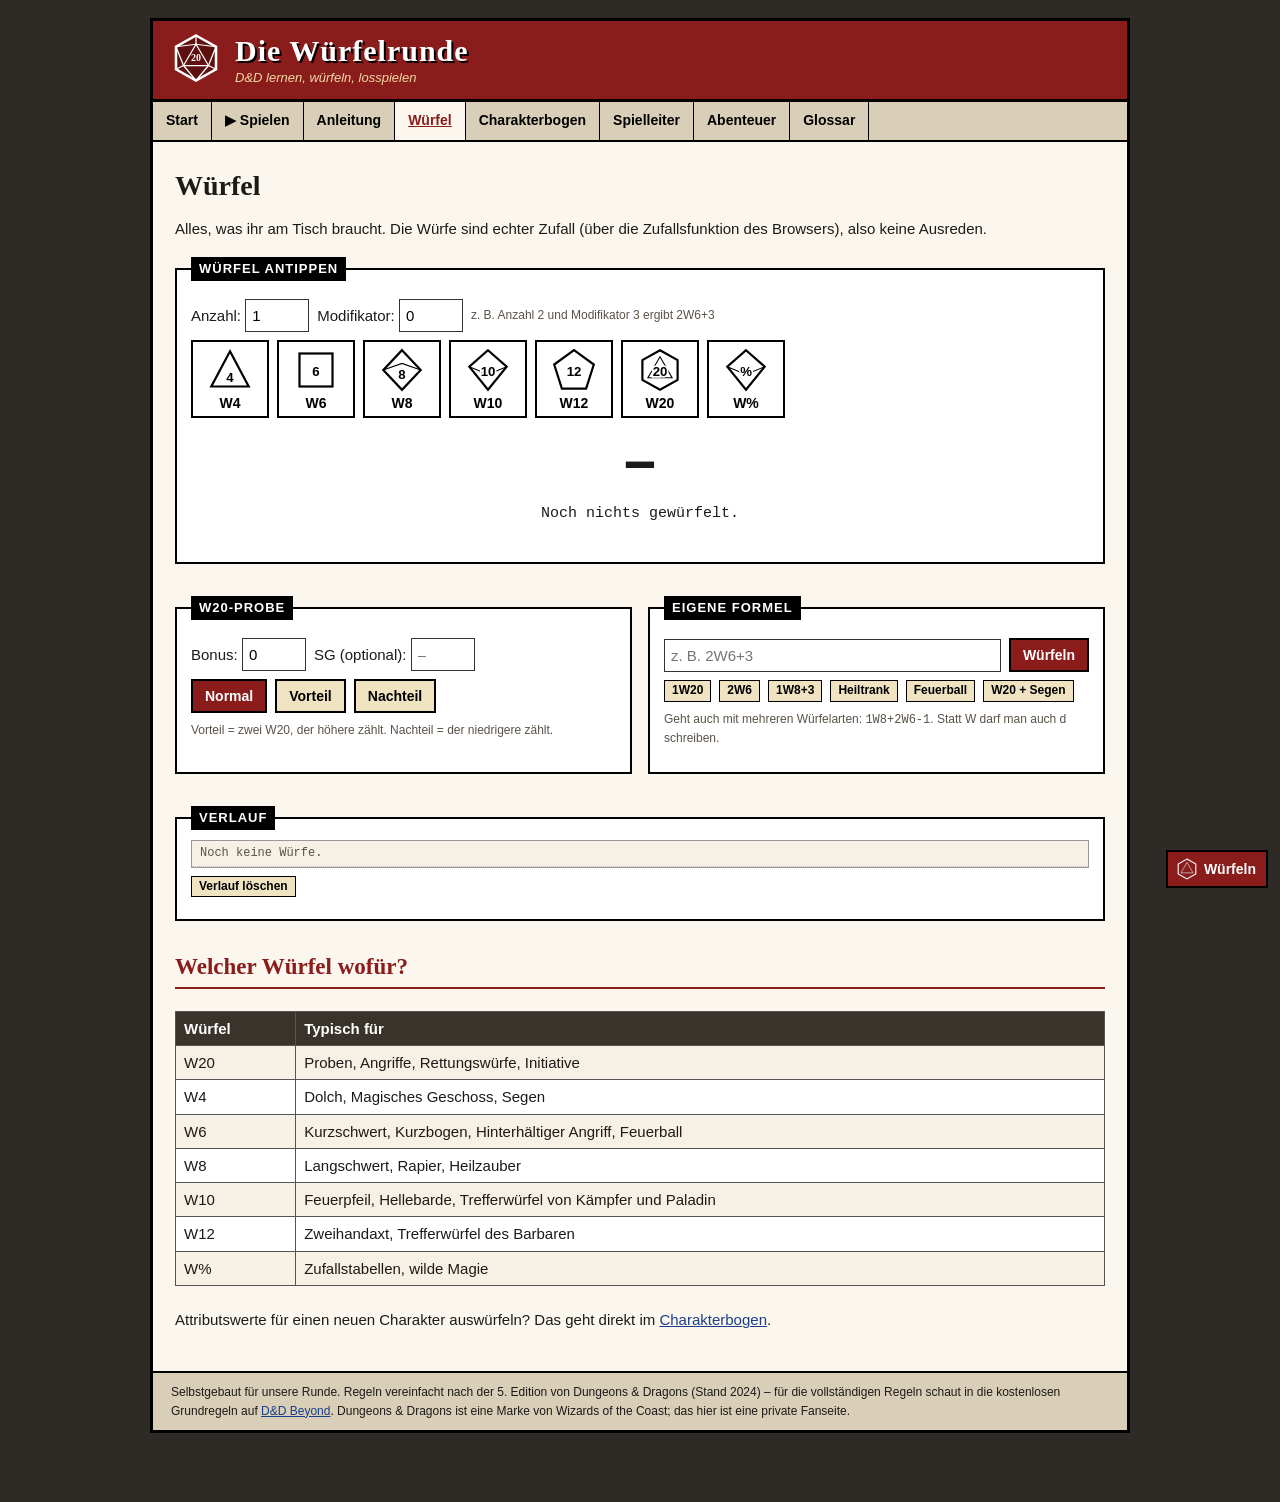
<file: wuerfel.html>
<!DOCTYPE html>
<html lang="de">
<head>
<meta charset="utf-8">
<meta name="viewport" content="width=device-width, initial-scale=1">
<title>Würfel – Die Würfelrunde</title>
<meta name="description" content="Alle D&amp;D-Würfel online: W4 bis W20, Formeln wie 2W6+3, Vorteil und Nachteil, mit Verlauf.">
<link rel="icon" href="data:image/svg+xml,%3Csvg xmlns='http://www.w3.org/2000/svg' viewBox='0 0 40 40'%3E%3Cpolygon points='20,2 36,11 36,29 20,38 4,29 4,11' fill='%238a1c1c' stroke='%23000' stroke-width='2'/%3E%3Ctext x='20' y='25' text-anchor='middle' font-family='Georgia' font-size='13' font-weight='bold' fill='%23fff'%3E20%3C/text%3E%3C/svg%3E">
<link rel="stylesheet" href="css/stil.css">
</head>
<body>
<div class="seite">
  <header class="kopf">
    <a href="index.html" title="Zur Startseite"><svg width="50" height="50" viewBox="0 0 40 40" aria-hidden="true">
      <polygon points="20,2 36,11 36,29 20,38 4,29 4,11" fill="#5e1010" stroke="#fff" stroke-width="2"/>
      <g fill="none" stroke="#fff" stroke-width="1">
        <polygon points="20,9 30,26 10,26"/>
        <line x1="20" y1="2" x2="20" y2="9"/><line x1="36" y1="11" x2="20" y2="9"/><line x1="4" y1="11" x2="20" y2="9"/>
        <line x1="36" y1="11" x2="30" y2="26"/><line x1="36" y1="29" x2="30" y2="26"/><line x1="20" y1="38" x2="30" y2="26"/>
        <line x1="20" y1="38" x2="10" y2="26"/><line x1="4" y1="29" x2="10" y2="26"/><line x1="4" y1="11" x2="10" y2="26"/>
      </g>
      <text x="20" y="22.5" text-anchor="middle" font-family="Georgia,serif" font-size="8" font-weight="bold" fill="#fff">20</text>
    </svg></a>
    <div>
      <a href="index.html" class="titel">Die Würfelrunde</a>
      <div class="untertitel">D&amp;D lernen, würfeln, losspielen</div>
    </div>
  </header>
  <nav class="menue">
    <a href="index.html">Start</a>
    <a href="spiel.html">▶ Spielen</a>
    <a href="anleitung.html">Anleitung</a>
    <a href="wuerfel.html" class="aktiv">Würfel</a>
    <a href="charakter.html">Charakterbogen</a>
    <a href="spielleiter.html">Spielleiter</a>
    <a href="abenteuer.html">Abenteuer</a>
    <a href="glossar.html">Glossar</a>
  </nav>
  <main>
    <h1>Würfel</h1>
    <p>Alles, was ihr am Tisch braucht. Die Würfe sind echter Zufall (über die Zufallsfunktion des Browsers), also keine Ausreden.</p>

    <fieldset>
      <legend>Würfel antippen</legend>
      <div class="zeile">
        <label>Anzahl: <input type="number" id="anzahl" value="1" min="1" max="20" style="width:64px;"></label>
        <label>Modifikator: <input type="number" id="modifikator" value="0" min="-20" max="30" style="width:64px;"></label>
        <span class="klein">z.&nbsp;B. Anzahl 2 und Modifikator 3 ergibt 2W6+3</span>
      </div>
      <div class="wuerfelreihe" id="wuerfel-knoepfe"></div>

      <div class="grossergebnis" id="gross">–</div>
      <div class="erg-text" id="erg-text">Noch nichts gewürfelt.</div>
      <div class="erg-hinweis" id="erg-hinweis"></div>
    </fieldset>

    <div class="zwei-spalten">
      <fieldset>
        <legend>W20-Probe</legend>
        <div class="zeile">
          <label>Bonus: <input type="number" id="probe-mod" value="0" min="-10" max="20" style="width:64px;"></label>
          <label>SG (optional): <input type="number" id="probe-sg" value="" min="1" max="40" style="width:64px;" placeholder="–"></label>
        </div>
        <div class="zeile">
          <button type="button" class="dunkel" data-modus="">Normal</button>
          <button type="button" data-modus="v">Vorteil</button>
          <button type="button" data-modus="n">Nachteil</button>
        </div>
        <p class="klein">Vorteil = zwei W20, der höhere zählt. Nachteil = der niedrigere zählt.</p>
      </fieldset>

      <fieldset>
        <legend>Eigene Formel</legend>
        <div class="zeile">
          <input type="text" id="formel" placeholder="z. B. 2W6+3" style="flex:1;min-width:140px;">
          <button type="button" class="dunkel" id="formel-knopf">Würfeln</button>
        </div>
        <div class="zeile" id="schnell-formeln">
          <button type="button" class="klein-k" data-f="1W20">1W20</button>
          <button type="button" class="klein-k" data-f="2W6">2W6</button>
          <button type="button" class="klein-k" data-f="1W8+3">1W8+3</button>
          <button type="button" class="klein-k" data-f="2W4+2" title="Heiltrank">Heiltrank</button>
          <button type="button" class="klein-k" data-f="8W6" title="Feuerball">Feuerball</button>
          <button type="button" class="klein-k" data-f="1W20+1W4" title="mit Segen">W20 + Segen</button>
        </div>
        <p class="klein">Geht auch mit mehreren Würfelarten: <code>1W8+2W6-1</code>. Statt W darf man auch d schreiben.</p>
      </fieldset>
    </div>

    <fieldset>
      <legend>Verlauf</legend>
      <ul class="verlauf" id="verlauf"></ul>
      <div class="zeile"><button type="button" class="klein-k" id="verlauf-leeren">Verlauf löschen</button></div>
    </fieldset>

    <h2>Welcher Würfel wofür?</h2>
    <div class="tabelle-wrap">
    <table>
      <tr><th>Würfel</th><th>Typisch für</th></tr>
      <tr><td>W20</td><td>Proben, Angriffe, Rettungswürfe, Initiative</td></tr>
      <tr><td>W4</td><td>Dolch, Magisches Geschoss, Segen</td></tr>
      <tr><td>W6</td><td>Kurzschwert, Kurzbogen, Hinterhältiger Angriff, Feuerball</td></tr>
      <tr><td>W8</td><td>Langschwert, Rapier, Heilzauber</td></tr>
      <tr><td>W10</td><td>Feuerpfeil, Hellebarde, Trefferwürfel von Kämpfer und Paladin</td></tr>
      <tr><td>W12</td><td>Zweihandaxt, Trefferwürfel des Barbaren</td></tr>
      <tr><td>W%</td><td>Zufallstabellen, wilde Magie</td></tr>
    </table>
    </div>
    <p>Attributswerte für einen neuen Charakter auswürfeln? Das geht direkt im <a href="charakter.html">Charakterbogen</a>.</p>
  </main>
  <footer class="fuss">
    Selbstgebaut für unsere Runde. Regeln vereinfacht nach der 5. Edition von Dungeons &amp; Dragons (Stand 2024) –
    für die vollständigen Regeln schaut in die kostenlosen Grundregeln auf <a href="https://www.dndbeyond.com/">D&amp;D Beyond</a>.
    Dungeons &amp; Dragons ist eine Marke von Wizards of the Coast; das hier ist eine private Fanseite.
  </footer>
</div>
<script src="js/gemeinsam.js"></script>
<script src="js/wuerfel.js"></script>
</body>
</html>
</file>
<file: css/stil.css>
/* ==========================================================
   Die Würfelrunde – Stylesheet
   selbstgebaut, keine Frameworks, keine runden Ecken :)
   ========================================================== */

* { box-sizing: border-box; }

html {
  background: #2e2a26;
}

body {
  margin: 0;
  padding: 18px 10px 70px;
  font-family: Verdana, Geneva, Tahoma, sans-serif;
  font-size: 15px;
  line-height: 1.55;
  color: #1d1a17;
}

.seite {
  max-width: 980px;
  margin: 0 auto;
  background: #fbf7ee;
  border: 3px solid #000;
}

/* ---------- Kopf ---------- */
.kopf {
  background: #8a1c1c;
  color: #fff;
  padding: 12px 18px 10px;
  border-bottom: 3px solid #000;
  display: flex;
  align-items: center;
  gap: 14px;
}
.kopf a { color: inherit; text-decoration: none; }
.kopf svg { flex: 0 0 auto; }
.kopf .titel {
  font-family: Georgia, "Times New Roman", serif;
  font-size: 30px;
  font-weight: bold;
  margin: 0;
  line-height: 1.1;
  letter-spacing: 1px;
  text-shadow: 2px 2px 0 #000;
}
.kopf .untertitel {
  font-style: italic;
  font-size: 13px;
  color: #f3d9a4;
}

/* ---------- Menü ---------- */
.menue {
  background: #d9cfb8;
  border-bottom: 2px solid #000;
  display: flex;
  flex-wrap: wrap;
}
.menue a {
  padding: 8px 13px;
  color: #000;
  text-decoration: none;
  border-right: 1px solid #000;
  font-weight: bold;
  font-size: 14px;
}
.menue a:hover { background: #f1e6c9; text-decoration: underline; }
.menue a.aktiv {
  background: #fbf7ee;
  color: #8a1c1c;
  text-decoration: underline;
}

/* ---------- Inhalt ---------- */
main { padding: 16px 22px 30px; }

h1, h2, h3, h4 { font-family: Georgia, "Times New Roman", serif; }
h1 { font-size: 28px; margin: 6px 0 10px; }
h2 {
  font-size: 23px;
  color: #8a1c1c;
  border-bottom: 2px solid #8a1c1c;
  padding-bottom: 2px;
  margin: 28px 0 12px;
}
h3 { font-size: 19px; margin: 22px 0 8px; }
h4 { font-size: 16px; margin: 16px 0 6px; }

a { color: #1a3e8a; }
a:visited { color: #5a2a7a; }
a:hover { color: #8a1c1c; }

p { margin: 8px 0 10px; }
ul, ol { padding-left: 24px; }
li { margin: 3px 0; }

hr {
  border: 0;
  border-top: 2px dashed #9b8e74;
  margin: 24px 0;
}

.klein { font-size: 12px; color: #5a5247; }
.mitte { text-align: center; }
.rot { color: #8a1c1c; }
.versteckt { display: none !important; }

/* ---------- Kästen ---------- */
.tipp {
  border-left: 6px solid #8a1c1c;
  background: #f1e6c9;
  padding: 8px 12px;
  margin: 14px 0;
}
.tipp > b:first-child,
.achtung > b:first-child { text-transform: uppercase; font-size: 13px; letter-spacing: 1px; }

.achtung {
  border: 2px solid #8a1c1c;
  background: #fff;
  padding: 8px 12px;
  margin: 14px 0;
}

.vorlesen {
  background: #e9e1cd;
  border: 1px dashed #6b5a3a;
  padding: 10px 14px;
  margin: 12px 0;
  font-family: Georgia, "Times New Roman", serif;
  font-style: italic;
  font-size: 16px;
}
.vorlesen::before {
  content: "Vorlesen:";
  display: block;
  font-family: Verdana, sans-serif;
  font-style: normal;
  font-weight: bold;
  font-size: 11px;
  text-transform: uppercase;
  letter-spacing: 1px;
  color: #6b5a3a;
  margin-bottom: 4px;
}

.sl-info {
  background: #fff;
  border: 2px solid #3a332c;
  padding: 8px 12px;
  margin: 12px 0;
}
.sl-info::before {
  content: "Nur für den Spielleiter";
  display: table;
  background: #3a332c;
  color: #fff;
  font-size: 11px;
  font-weight: bold;
  text-transform: uppercase;
  letter-spacing: 1px;
  padding: 1px 6px;
  margin-bottom: 6px;
}

fieldset {
  border: 2px solid #000;
  padding: 10px 14px 14px;
  margin: 16px 0;
  background: #fff;
  min-width: 0;
}
legend {
  background: #000;
  color: #fff;
  padding: 2px 8px;
  font-weight: bold;
  font-size: 13px;
  text-transform: uppercase;
  letter-spacing: 1px;
}

/* ---------- Tabellen ---------- */
.tabelle-wrap { overflow-x: auto; }
table {
  border-collapse: collapse;
  width: 100%;
  margin: 10px 0 14px;
  background: #fff;
}
th, td {
  border: 1px solid #555;
  padding: 5px 8px;
  text-align: left;
  vertical-align: top;
}
th { background: #3a332c; color: #fff; }
tr:nth-child(even) td { background: #f6f1e4; }

/* ---------- Formulare & Knöpfe ---------- */
button, .knopf {
  font: inherit;
  font-size: 14px;
  font-weight: bold;
  background: #efe3c2;
  color: #000;
  border: 2px solid #000;
  border-radius: 0;
  padding: 6px 12px;
  cursor: pointer;
  text-decoration: none;
  display: inline-block;
  line-height: 1.3;
}
button:hover, .knopf:hover { background: #e2cf9a; color: #000; }
button:active, .knopf:active { position: relative; top: 1px; left: 1px; }
button:disabled { opacity: .45; cursor: not-allowed; }
button.dunkel, .knopf.dunkel { background: #8a1c1c; color: #fff; }
button.dunkel:hover, .knopf.dunkel:hover { background: #a52828; color: #fff; }
button.klein-k { font-size: 12px; padding: 2px 7px; border-width: 1px; }

input[type=text], input[type=number], input[type=search], select, textarea {
  font: inherit;
  font-size: 15px;
  border: 1px solid #333;
  border-radius: 0;
  padding: 4px 6px;
  background: #fff;
  color: #000;
  -webkit-appearance: none;
  appearance: none;
}
select {
  padding-right: 24px;
  background-image: url("data:image/svg+xml,%3Csvg xmlns='http://www.w3.org/2000/svg' width='10' height='6'%3E%3Cpath d='M0 0h10L5 6z' fill='%23000'/%3E%3C/svg%3E");
  background-repeat: no-repeat;
  background-position: right 7px center;
}
input:focus, select:focus, textarea:focus, button:focus-visible {
  outline: 2px solid #8a1c1c;
  outline-offset: 1px;
}
textarea { width: 100%; min-height: 70px; resize: vertical; }
label { cursor: pointer; }

.zeile { display: flex; flex-wrap: wrap; gap: 8px; align-items: center; margin: 8px 0; }

/* ---------- Startseite ---------- */
.wege {
  display: grid;
  grid-template-columns: repeat(auto-fit, minmax(210px, 1fr));
  gap: 12px;
  margin: 14px 0;
}
.weg {
  border: 2px solid #000;
  background: #fff;
  padding: 10px 12px;
  color: #000;
  text-decoration: none;
  display: block;
}
.weg:visited { color: #000; }
.weg:hover { background: #f1e6c9; color: #000; }
.weg b { font-family: Georgia, serif; font-size: 18px; display: block; color: #8a1c1c; }
.weg span { font-size: 13px; }

/* ---------- Würfel-Ergebnisse ---------- */
.wurf-inline {
  font: inherit;
  font-weight: bold;
  background: #fff;
  border: 1px solid #8a1c1c;
  color: #8a1c1c;
  padding: 0 4px;
  cursor: pointer;
  font-size: inherit;
  white-space: nowrap;
}
.wurf-inline:hover { background: #8a1c1c; color: #fff; }
.wurf-erg {
  font-family: "Courier New", Courier, monospace;
  font-weight: bold;
  background: #000;
  color: #ffde85;
  padding: 0 5px;
  margin-left: 3px;
  font-size: 14px;
  white-space: nowrap;
}

.grossergebnis {
  font-family: "Courier New", Courier, monospace;
  font-size: 64px;
  font-weight: bold;
  line-height: 1;
  text-align: center;
  padding: 14px 0 6px;
}
.grossergebnis.krit { color: #0b6b1f; }
.grossergebnis.patzer { color: #8a1c1c; }
.erg-text { text-align: center; font-family: "Courier New", monospace; font-size: 15px; min-height: 1.5em; }
.erg-hinweis { text-align: center; font-weight: bold; min-height: 1.5em; }

.wuerfelreihe { display: flex; flex-wrap: wrap; gap: 8px; }
.wuerfelknopf {
  width: 78px;
  padding: 6px 2px 4px;
  background: #fff;
  text-align: center;
}
.wuerfelknopf svg { display: block; margin: 0 auto 2px; }
.wuerfelknopf:hover { background: #f1e6c9; }

.verlauf {
  list-style: none;
  padding: 0;
  margin: 0;
  max-height: 260px;
  overflow-y: auto;
  font-family: "Courier New", monospace;
  font-size: 14px;
  border: 1px solid #999;
  background: #fff;
}
.verlauf li { margin: 0; padding: 3px 8px; border-bottom: 1px dotted #bbb; }
.verlauf li:nth-child(odd) { background: #f6f1e4; }
.verlauf .zeit { color: #777; }

/* ---------- Anleitung ---------- */
.anleitung-layout {
  display: grid;
  grid-template-columns: 220px 1fr;
  gap: 20px;
}
.inhalt-liste {
  border: 2px solid #000;
  background: #fff;
  padding: 8px 0;
  align-self: start;
  position: sticky;
  top: 10px;
}
.inhalt-liste h4 { margin: 0 10px 6px; font-size: 14px; text-transform: uppercase; letter-spacing: 1px; }
.inhalt-liste ol { margin: 0; padding: 0; list-style: none; counter-reset: lek; }
.inhalt-liste li { margin: 0; counter-increment: lek; }
.inhalt-liste a {
  display: block;
  padding: 4px 10px;
  color: #000;
  text-decoration: none;
  font-size: 13px;
  border-top: 1px dotted #bbb;
}
.inhalt-liste a::before { content: counter(lek) ". "; font-weight: bold; }
.inhalt-liste a:hover { background: #f1e6c9; }
.inhalt-liste a.jetzt { background: #8a1c1c; color: #fff; }
.inhalt-liste a.gelesen::after { content: " \2713"; color: #0b6b1f; font-weight: bold; }
.inhalt-liste a.jetzt.gelesen::after { color: #b6f0b6; }

.fortschritt {
  display: flex;
  border: 2px solid #000;
  height: 14px;
  margin: 4px 0 14px;
  background: #fff;
}
.fortschritt span { flex: 1; border-right: 1px solid #000; }
.fortschritt span:last-child { border-right: 0; }
.fortschritt span.voll { background: #0b6b1f; }
.fortschritt span.jetzt { background: #8a1c1c; }

.lektion { display: none; }
.lektion.sichtbar { display: block; }
.lektion h2 { margin-top: 0; }
.lektion-nav {
  display: flex;
  justify-content: space-between;
  gap: 10px;
  border-top: 2px dashed #9b8e74;
  margin-top: 26px;
  padding-top: 12px;
}

.frage { border: 2px solid #000; background: #fff; padding: 10px 12px; margin: 14px 0; }
.frage .f { font-weight: bold; margin: 0 0 8px; }
.frage .antworten { display: flex; flex-wrap: wrap; gap: 6px; }
.frage button.richtig { background: #0b6b1f; color: #fff; }
.frage button.falsch { background: #8a1c1c; color: #fff; text-decoration: line-through; }
.frage .erkl { margin: 8px 0 0; display: none; }
.frage.beantwortet .erkl { display: block; }

.log {
  border: 1px solid #333;
  background: #1d1a17;
  color: #e9e1cd;
  font-family: "Courier New", monospace;
  font-size: 14px;
  padding: 8px 10px;
  max-height: 260px;
  overflow-y: auto;
  margin: 10px 0;
}
.log p { margin: 2px 0; }
.log .gut { color: #8fe08f; }
.log .schlecht { color: #ff9b8a; }
.log .info { color: #ffde85; }

.balken { border: 1px solid #000; height: 12px; background: #fff; width: 150px; display: inline-block; vertical-align: middle; }
.balken i { display: block; height: 100%; background: #0b6b1f; }
.balken.gegner i { background: #8a1c1c; }

.kampf-felder { display: grid; grid-template-columns: 1fr 1fr; gap: 12px; }
.kampf-box { border: 2px solid #000; padding: 8px 10px; background: #fbf7ee; }
.kampf-box h4 { margin: 0 0 4px; }

/* ---------- Charakterbogen ---------- */
.bogen-kopf { display: grid; grid-template-columns: repeat(auto-fit, minmax(170px, 1fr)); gap: 8px 14px; }
.feld label, .feld .lbl { display: block; font-size: 11px; font-weight: bold; text-transform: uppercase; letter-spacing: 1px; color: #5a5247; }
.feld input, .feld select { width: 100%; }

.attribute { display: grid; grid-template-columns: repeat(6, 1fr); gap: 8px; }
.attr {
  border: 2px solid #000;
  background: #fff;
  text-align: center;
  padding: 6px 4px 8px;
}
.attr .name { font-size: 11px; font-weight: bold; text-transform: uppercase; letter-spacing: 1px; }
.attr input { width: 58px; text-align: center; font-size: 18px; font-weight: bold; margin: 4px 0; }
.attr .mod {
  font-family: "Courier New", monospace;
  font-size: 22px;
  font-weight: bold;
  border: 1px solid #000;
  display: inline-block;
  min-width: 46px;
  background: #f1e6c9;
  cursor: pointer;
}
.attr .mod:hover { background: #8a1c1c; color: #fff; }

.werte { display: grid; grid-template-columns: repeat(4, 1fr); gap: 8px; margin: 12px 0; }
.wert { border: 2px solid #000; background: #fff; text-align: center; padding: 4px; }
.wert .zahl { font-family: "Courier New", monospace; font-size: 24px; font-weight: bold; }
.wert input { width: 70px; text-align: center; font-size: 20px; font-weight: bold; }
.wert .name { font-size: 11px; font-weight: bold; text-transform: uppercase; letter-spacing: 1px; }

.zwei-spalten { display: grid; grid-template-columns: 1fr 1fr; gap: 16px; }

.fert-liste { list-style: none; padding: 0; margin: 0; }
.fert-liste li { display: flex; align-items: center; gap: 6px; padding: 2px 0; border-bottom: 1px dotted #bbb; margin: 0; }
.fert-liste .bonus {
  font-family: "Courier New", monospace;
  font-weight: bold;
  width: 38px;
  text-align: center;
  border: 1px solid #000;
  background: #f1e6c9;
  cursor: pointer;
  font-size: 14px;
  padding: 0;
}
.fert-liste .bonus:hover { background: #8a1c1c; color: #fff; }
.fert-liste .att { color: #777; font-size: 12px; }
.fert-liste li.klasse-fert .fname { text-decoration: underline dotted #8a1c1c; }

.wurfzeile {
  position: sticky;
  top: 0;
  z-index: 5;
  background: #000;
  color: #ffde85;
  font-family: "Courier New", monospace;
  font-size: 16px;
  padding: 6px 10px;
  margin: 10px 0;
  min-height: 2.1em;
  display: flex;
  flex-wrap: wrap;
  justify-content: space-between;
  gap: 4px 14px;
}
.wurfzeile .wmodus { font-size: 14px; white-space: nowrap; }

.klassen-info { background: #f1e6c9; border: 1px solid #000; padding: 8px 10px; font-size: 14px; margin: 10px 0; }

.vorlagen { display: flex; flex-wrap: wrap; gap: 6px; }

/* ---------- Spielleiter ---------- */
.ini-liste { border: 2px solid #000; background: #fff; }
.ini-eintrag {
  display: grid;
  grid-template-columns: 46px 1fr auto;
  gap: 8px;
  align-items: center;
  padding: 6px 8px;
  border-bottom: 1px solid #999;
}
.ini-eintrag:last-child { border-bottom: 0; }
.ini-eintrag .ini {
  font-family: "Courier New", monospace;
  font-size: 22px;
  font-weight: bold;
  text-align: center;
  border: 1px solid #000;
  background: #f1e6c9;
}
.ini-eintrag.dran { background: #ffe9a8; outline: 3px solid #8a1c1c; outline-offset: -3px; }
.ini-eintrag.monster .nm::before { content: "[M] "; color: #8a1c1c; font-weight: bold; }
.ini-eintrag.ko { opacity: .5; }
.ini-eintrag.ko .nm { text-decoration: line-through; }
.ini-eintrag .nm { font-weight: bold; }
.ini-eintrag .tp-zeile { font-size: 13px; }
.ini-eintrag .tp-zeile input { width: 54px; padding: 1px 3px; font-size: 13px; }
.ini-leer { padding: 14px; color: #777; text-align: center; }

.monster-karten { display: grid; grid-template-columns: repeat(auto-fill, minmax(260px, 1fr)); gap: 10px; }
.monster {
  border: 2px solid #000;
  background: #fff;
  padding: 8px 10px;
  font-size: 13px;
}
.monster h4 { margin: 0; font-size: 17px; color: #8a1c1c; border-bottom: 1px solid #8a1c1c; }
.monster .art { font-style: italic; font-size: 12px; color: #5a5247; margin-bottom: 4px; }
.monster p { margin: 4px 0; }

.gen-ausgabe {
  border: 1px dashed #000;
  background: #fff;
  padding: 8px 10px;
  min-height: 2.4em;
  margin: 8px 0;
  font-family: Georgia, serif;
  font-size: 16px;
}

/* ---------- Glossar ---------- */
dl.glossar dt {
  font-weight: bold;
  font-family: Georgia, serif;
  font-size: 17px;
  margin-top: 12px;
  color: #8a1c1c;
}
dl.glossar dd { margin: 2px 0 0 0; padding-left: 12px; border-left: 3px solid #d9cfb8; }

/* ---------- Schnellwürfel (unten rechts) ---------- */
#schnellwuerfel {
  position: fixed;
  right: 12px;
  bottom: 12px;
  z-index: 50;
  font-size: 14px;
}
#schnellwuerfel .sw-knopf {
  background: #8a1c1c;
  color: #fff;
  border: 2px solid #000;
  padding: 6px 10px 6px 8px;
  display: flex;
  align-items: center;
  gap: 6px;
}
#schnellwuerfel .sw-knopf:hover { background: #a52828; }
#schnellwuerfel .sw-panel {
  position: absolute;
  right: 0;
  bottom: calc(100% + 6px);
  width: 250px;
  background: #fbf7ee;
  border: 3px solid #000;
  padding: 8px;
}
#schnellwuerfel .sw-panel .wuerfel-mini { display: grid; grid-template-columns: repeat(4, 1fr); gap: 4px; }
#schnellwuerfel .sw-panel button { padding: 5px 0; font-size: 13px; }
#schnellwuerfel .sw-erg {
  background: #000;
  color: #ffde85;
  font-family: "Courier New", monospace;
  text-align: center;
  margin-top: 6px;
  padding: 4px;
  min-height: 2.6em;
}
#schnellwuerfel .sw-erg b { font-size: 26px; display: block; line-height: 1.1; }

/* ---------- Spielen (Spiel-Engine) ---------- */
.spieler-zeile { display: flex; flex-wrap: wrap; gap: 6px; align-items: center; padding: 5px 0; border-bottom: 1px dotted #bbb; }
.spieler-zeile .nr { font-weight: bold; width: 22px; }
.spieler-zeile input { width: 150px; }

.spiel-kopf {
  background: #000;
  color: #ffde85;
  font-family: "Courier New", monospace;
  font-size: 15px;
  padding: 6px 10px;
  display: flex;
  justify-content: space-between;
  flex-wrap: wrap;
  gap: 4px 12px;
}
.amzug {
  border: 2px solid #000;
  border-top: 0;
  background: #ffe9a8;
  padding: 6px 10px;
  font-size: 16px;
  margin-bottom: 10px;
}
.amzug b { color: #8a1c1c; }

.helden-leiste { display: grid; grid-template-columns: repeat(auto-fit, minmax(200px, 1fr)); gap: 8px; margin-bottom: 12px; }
.held-karte { border: 2px solid #000; background: #fff; padding: 6px 8px; font-size: 13px; }
.held-karte h4 { margin: 0; font-size: 16px; }
.held-karte .wer { color: #5a5247; font-size: 12px; }
.held-karte.dran { outline: 3px solid #8a1c1c; outline-offset: -1px; background: #fff7dc; }
.held-karte.unten { background: #eee; }
.held-karte.tot { background: #ccc; color: #555; text-decoration: line-through; }
.held-karte .balken, .gegner-karte .balken { display: block; width: 100%; max-width: none; margin: 4px 0 2px; }
.held-karte .status { color: #8a1c1c; font-weight: bold; }

.reihenfolge { font-size: 13px; margin: 4px 0 8px; line-height: 1.9; }
.reihenfolge span { border: 1px solid #000; padding: 1px 5px; background: #fff; white-space: nowrap; }
.reihenfolge span.jetzt { background: #8a1c1c; color: #fff; }
.reihenfolge span.raus { text-decoration: line-through; color: #888; }
.gegner-leiste { display: grid; grid-template-columns: repeat(auto-fit, minmax(180px, 1fr)); gap: 8px; margin-bottom: 12px; }
.gegner-karte { border: 2px solid #8a1c1c; background: #fff; padding: 6px 8px; font-size: 13px; }
.gegner-karte h4 { margin: 0; font-size: 15px; color: #8a1c1c; }
.gegner-karte.raus { opacity: .5; }

.ergebnis { border: 2px solid #000; background: #fff; padding: 8px 12px; margin: 10px 0; }
.ergebnis::before {
  content: "Was passiert";
  display: table;
  background: #000;
  color: #fff;
  font-size: 11px;
  font-weight: bold;
  text-transform: uppercase;
  letter-spacing: 1px;
  padding: 1px 6px;
  margin-bottom: 4px;
}

.kampf-zeile { font-family: "Courier New", monospace; font-size: 14px; padding: 1px 0; border-bottom: 1px dotted #ccc; }
.kampf-zeile.gut { color: #0b6b1f; font-weight: bold; }
.kampf-zeile.schlecht { color: #8a1c1c; font-weight: bold; }
.kampf-zeile.info { color: #6b4a00; }
.optionen { display: flex; flex-direction: column; gap: 6px; margin: 10px 0; }
.optionen button { text-align: left; font-size: 15px; padding: 8px 12px; }
.optionen button .probe-info { font-weight: normal; font-size: 12px; color: #5a3a10; }
.optionen button.dunkel .probe-info { color: #f3d9a4; }
.aktionsgruppe { margin: 8px 0; }
.aktionsgruppe .titel { font-size: 11px; font-weight: bold; text-transform: uppercase; letter-spacing: 1px; color: #5a5247; margin-bottom: 3px; }
.aktionsgruppe .knoepfe { display: flex; flex-wrap: wrap; gap: 6px; }

.wurf-frage { border: 3px solid #8a1c1c; background: #fff7dc; padding: 10px 12px; margin: 10px 0; }
.wurf-frage input { width: 80px; font-size: 22px; font-weight: bold; text-align: center; }
.wurf-frage .zeile { margin-top: 8px; }

.endtabelle td, .endtabelle th { text-align: center; }
.endtabelle td:first-child, .endtabelle th:first-child { text-align: left; }

/* ---------- Fuß ---------- */
.fuss {
  border-top: 2px solid #000;
  background: #d9cfb8;
  padding: 10px 18px;
  font-size: 12px;
}

/* ---------- Animation (ganz simpel) ---------- */
@keyframes wackeln {
  0% { transform: rotate(0); }
  25% { transform: rotate(-8deg); }
  50% { transform: rotate(6deg); }
  75% { transform: rotate(-3deg); }
  100% { transform: rotate(0); }
}
.wackelt { animation: wackeln .35s linear; }

/* ---------- Handy ---------- */
@media (max-width: 760px) {
  body { padding: 0 0 70px; font-size: 15px; }
  .seite { border-width: 0 0 3px 0; }
  .kopf { padding: 10px 12px 8px; }
  .kopf .titel { font-size: 24px; }
  .kopf svg { width: 40px; height: 40px; }
  .menue a { padding: 7px 10px; font-size: 13px; flex: 1 0 auto; text-align: center; border-bottom: 1px solid #000; }
  main { padding: 12px 12px 24px; }
  .anleitung-layout { grid-template-columns: 1fr; }
  .inhalt-liste { position: static; }
  .inhalt-liste ol { max-height: 0; overflow: hidden; }
  .inhalt-liste.offen ol { max-height: none; }
  .inhalt-liste h4 { cursor: pointer; margin-bottom: 0; }
  .inhalt-liste h4::after { content: " [anzeigen]"; font-weight: normal; text-transform: none; letter-spacing: 0; color: #8a1c1c; }
  .inhalt-liste.offen h4::after { content: " [ausblenden]"; }
  .attribute { grid-template-columns: repeat(3, 1fr); }
  .zwei-spalten, .kampf-felder { grid-template-columns: 1fr; }
  .helden-leiste, .gegner-leiste { grid-template-columns: 1fr 1fr; }
  .held-karte, .gegner-karte { font-size: 12px; padding: 5px 6px; }
  .werte { grid-template-columns: repeat(2, 1fr); }
  .grossergebnis { font-size: 52px; }
  .wuerfelknopf { width: calc(25% - 6px); }
}

/* ---------- Drucken (Charakterbogen) ---------- */
@media print {
  html, body { background: #fff; padding: 0; }
  .seite { border: 0; max-width: none; }
  .kopf, .menue, .fuss, #schnellwuerfel, .nicht-drucken, .wurfzeile { display: none !important; }
  main { padding: 0; }
  fieldset { break-inside: avoid; }
  input, select, textarea { border: 0; border-bottom: 1px solid #000; }
  select { background-image: none; }
  button.bonus, .attr .mod { background: #fff !important; }
}
</file>
